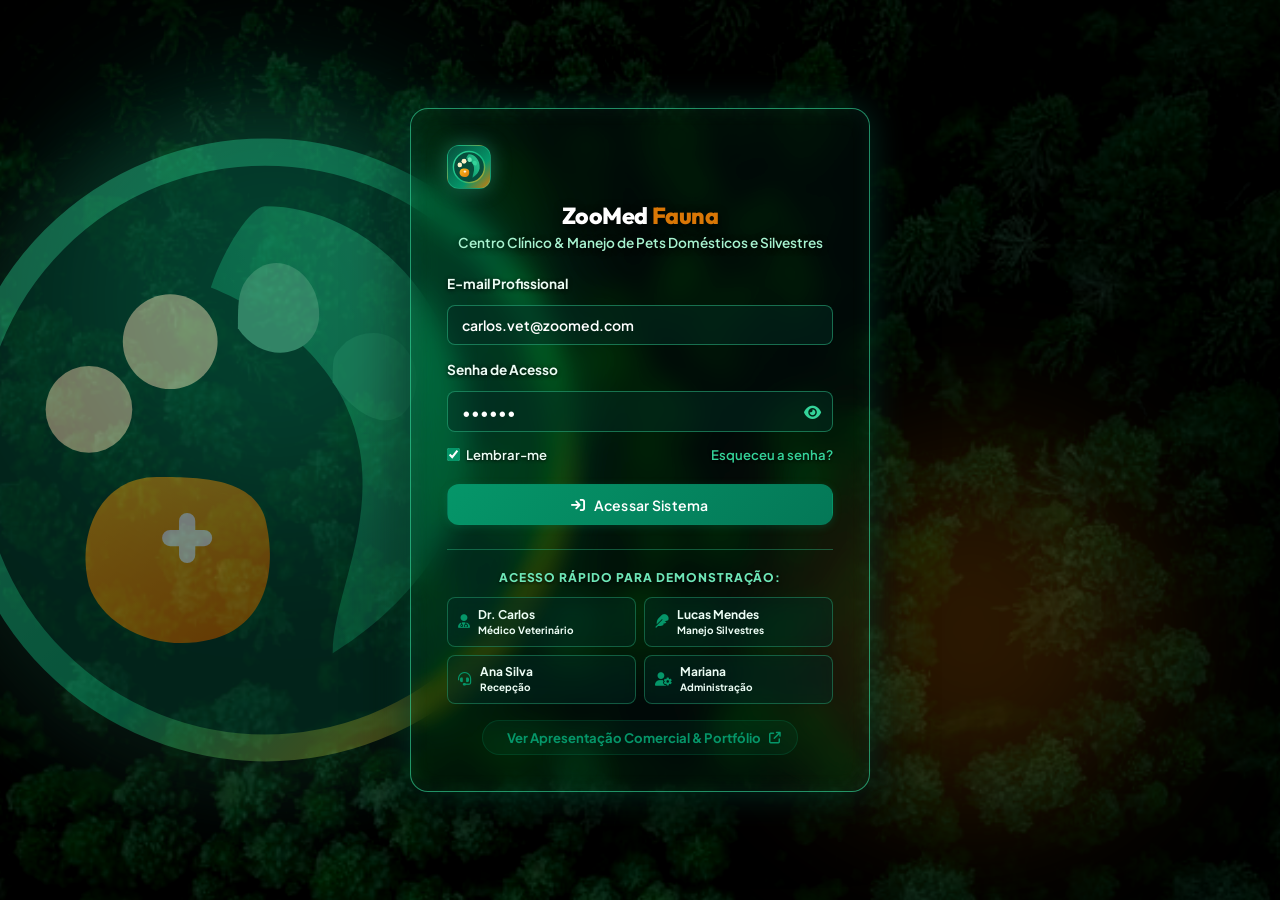
<file: frontend/index.html>
<!DOCTYPE html>
<html lang="pt-BR">
<head>
  <meta charset="UTF-8">
  <meta name="viewport" content="width=device-width, initial-scale=1.0">
  <title>ZooMed Fauna & Domésticos - Clínica Veterinária & Silvestres</title>
  <meta name="description" content="Sistema de gestão veterinária especializado em atendimento clínico médico e consultoria de manejo para pets domésticos e fauna silvestre/exótica.">
  
  <!-- Fontes do Google & Font Awesome -->
  <link rel="stylesheet" href="https://cdnjs.cloudflare.com/ajax/libs/font-awesome/6.4.0/css/all.min.css">
  <link rel="stylesheet" href="css/style.css?v=3.0">
</head>
<body>

  <!-- ========================================================================= -->
  <!-- --------TELA DE LOGIN & AUTENTICAÇÃO (Fundo Florestal Esmeralda & Card Vidro Fosco)  -->
  <!-- ========================================================================= -->
  <div id="login-screen" class="login-screen">
    
    <!-- Imagem de Fundo com Textura Natural e Camada de Ofuscamento Esmeralda -->
    <div class="login-bg-photo">
      <img src="assets/images/forest-bg.jpg" alt="Floresta Fauna" class="login-forest-img">
    </div>
    <div class="login-bg-overlay"></div>

    <!-- Orbes Ambientais de Luz Orgânica -->
    <div class="ambient-orb ambient-orb-1"></div>
    <div class="ambient-orb ambient-orb-2"></div>

    <!-- Marca d'Água Monumental da Logo ZooMed Fauna no Canto Esquerdo -->
    <div class="login-bg-watermark">
      <svg viewBox="0 0 48 48" fill="none" xmlns="http://www.w3.org/2000/svg">
        <defs>
          <linearGradient id="wm-grad-primary" x1="0%" y1="0%" x2="100%" y2="100%">
            <stop offset="0%" stop-color="#34d399" />
            <stop offset="60%" stop-color="#10b981" />
            <stop offset="100%" stop-color="#f59e0b" />
          </linearGradient>
          <linearGradient id="wm-grad-leaf" x1="0%" y1="100%" x2="100%" y2="0%">
            <stop offset="0%" stop-color="#059669" />
            <stop offset="100%" stop-color="#34d399" />
          </linearGradient>
          <linearGradient id="wm-grad-amber" x1="0%" y1="0%" x2="100%" y2="100%">
            <stop offset="0%" stop-color="#fbbf24" />
            <stop offset="100%" stop-color="#d97706" />
          </linearGradient>
        </defs>
        <circle cx="24" cy="24" r="22" fill="#064e3b" stroke="url(#wm-grad-primary)" stroke-width="2" />
        <path d="M24 6 C32 6 40 14 39 26 C38 31 34 36 29 39 C29 35 32 30 31 24 C30 18 25 14 20 12 C21 9 23 6 24 6Z" fill="url(#wm-grad-leaf)" opacity="0.95" />
        <path d="M16 26 C12 26 10 30 11 34 C12 37 16 39 20 38 C24 37 25 33 24 29 C23 26 19 26 16 26 Z" fill="url(#wm-grad-amber)" />
        <circle cx="11" cy="21" r="3.2" fill="#fef3c7" />
        <circle cx="17" cy="16" r="3.5" fill="#fef3c7" />
        <path d="M23 11 C25 9 28 11 28 14 C28 17 24 18 22 15 C22 13 22 12 23 11 Z" fill="#6ee7b7" />
        <path d="M30 16 C33 14 36 17 35 20 C34 23 31 22 29 19 C29 17 29 17 30 16 Z" fill="#34d399" />
        <path d="M17 30.5 H19.5 M18.25 29.25 V31.75" stroke="#ffffff" stroke-width="1.2" stroke-linecap="round" />
      </svg>
    </div>

    <!-- Card de Login Centralizado em Vidro Fosco -->
    <div class="login-card-glass">
      
      <!-- Cabeçalho com Emblema da Marca -->
      <div class="login-header">
        <div class="brand-logo-wrap login-logo-center">
          <svg viewBox="0 0 48 48" fill="none" xmlns="http://www.w3.org/2000/svg">
            <defs>
              <linearGradient id="login-grad-primary" x1="0%" y1="0%" x2="100%" y2="100%">
                <stop offset="0%" stop-color="#34d399" />
                <stop offset="60%" stop-color="#10b981" />
                <stop offset="100%" stop-color="#f59e0b" />
              </linearGradient>
              <linearGradient id="login-grad-leaf" x1="0%" y1="100%" x2="100%" y2="0%">
                <stop offset="0%" stop-color="#059669" />
                <stop offset="100%" stop-color="#34d399" />
              </linearGradient>
              <linearGradient id="login-grad-amber" x1="0%" y1="0%" x2="100%" y2="100%">
                <stop offset="0%" stop-color="#fbbf24" />
                <stop offset="100%" stop-color="#d97706" />
              </linearGradient>
            </defs>
            <circle cx="24" cy="24" r="22" fill="#064e3b" stroke="url(#login-grad-primary)" stroke-width="2" />
            <path d="M24 6 C32 6 40 14 39 26 C38 31 34 36 29 39 C29 35 32 30 31 24 C30 18 25 14 20 12 C21 9 23 6 24 6Z" fill="url(#login-grad-leaf)" opacity="0.95" />
            <path d="M16 26 C12 26 10 30 11 34 C12 37 16 39 20 38 C24 37 25 33 24 29 C23 26 19 26 16 26 Z" fill="url(#login-grad-amber)" />
            <circle cx="11" cy="21" r="3.2" fill="#fef3c7" />
            <circle cx="17" cy="16" r="3.5" fill="#fef3c7" />
            <path d="M23 11 C25 9 28 11 28 14 C28 17 24 18 22 15 C22 13 22 12 23 11 Z" fill="#6ee7b7" />
            <path d="M30 16 C33 14 36 17 35 20 C34 23 31 22 29 19 C29 17 29 17 30 16 Z" fill="#34d399" />
            <path d="M17 30.5 H19.5 M18.25 29.25 V31.75" stroke="#ffffff" stroke-width="1.2" stroke-linecap="round" />
          </svg>
        </div>
        <h2>ZooMed <span style="color:var(--accent-amber);">Fauna</span></h2>
        <p>Centro Clínico & Manejo de Pets Domésticos e Silvestres</p>
      </div>

      <!-- Formulário de Login de Usuário -->
      <form id="form-login" onsubmit="fazerLogin(event)" style="margin-top: 1.25rem;">
        <div class="form-group mb-2">
          <label class="form-label" for="login-email">E-mail Profissional</label>
          <input type="email" id="login-email" class="form-control" placeholder="carlos.vet@zoomed.com" value="carlos.vet@zoomed.com" required>
        </div>

        <div class="form-group">
          <label class="form-label" for="login-password">Senha de Acesso</label>
          <div class="password-input-wrap">
            <input type="password" id="login-password" class="form-control" placeholder="••••••••" value="123456" required>
            <button type="button" class="password-toggle-btn" onclick="togglePasswordVisibility('login-password', 'login-pwd-icon')">
              <i class="fa-solid fa-eye" id="login-pwd-icon"></i>
            </button>
          </div>
        </div>

        <div class="form-actions-bar">
          <label style="display:flex; align-items:center; gap:0.4rem; cursor:pointer;">
            <input type="checkbox" checked style="accent-color:var(--primary);"> Lembrar-me
          </label>
          <a href="javascript:void(0)" onclick="alert('Instruções de recuperação enviadas para o e-mail cadastrado.')" style="color:var(--primary-hover); text-decoration:none; font-weight:600;">Esqueceu a senha?</a>
        </div>

        <button type="submit" class="btn btn-primary login-submit-btn">
          <i class="fa-solid fa-arrow-right-to-bracket"></i> Acessar Sistema
        </button>
      </form>

      <!-- Seção de Acesso Rápido (Demonstração de Perfis) -->
      <div class="login-quick-section">
        <div class="login-quick-title">Acesso Rápido para Demonstração:</div>
        <div class="login-quick-grid">
          <button type="button" class="quick-user-btn" onclick="loginQuick('vet')" title="Entrar como Dr. Carlos">
            <i class="fa-solid fa-user-doctor"></i>
            <div><strong>Dr. Carlos</strong><br><small>Médico Veterinário</small></div>
          </button>
          <button type="button" class="quick-user-btn" onclick="loginQuick('adestrador')" title="Entrar como Lucas Mendes">
            <i class="fa-solid fa-feather"></i>
            <div><strong>Lucas Mendes</strong><br><small>Manejo Silvestres</small></div>
          </button>
          <button type="button" class="quick-user-btn" onclick="loginQuick('recepcao')" title="Entrar como Ana Silva">
            <i class="fa-solid fa-headset"></i>
            <div><strong>Ana Silva</strong><br><small>Recepção</small></div>
          </button>
          <button type="button" class="quick-user-btn" onclick="loginQuick('admin')" title="Entrar como Mariana">
            <i class="fa-solid fa-user-gear"></i>
            <div><strong>Mariana</strong><br><small>Administração</small></div>
          </button>
        </div>
        <div style="margin-top: 16px; text-align: center;">
          <a href="portfolio.html" target="_blank" style="display: inline-flex; align-items: center; gap: 8px; font-size: 0.82rem; font-weight: 700; color: #059669; text-decoration: none; padding: 8px 16px; background: rgba(5, 150, 105, 0.08); border-radius: 50px; border: 1px solid rgba(5, 150, 105, 0.2); transition: all 0.2s ease;">
            <i class="fa-solid fa-sparkles" style="color: #d97706;"></i> Ver Apresentação Comercial & Portfólio
            <i class="fa-solid fa-arrow-up-right-from-square" style="font-size: 0.75rem;"></i>
          </a>
        </div>
      </div>

    </div>
  </div>

  <!-- ========================================================================= -->
  <!-- APLICAÇÃO PRINCIPAL (APP CONTAINER)                                       -->
  <!-- ========================================================================= -->
  <div id="app-container" style="display:none;">
    
    <!-- Backdrop da Sidebar para Telas Mobile/Tablet -->
    <div class="sidebar-backdrop" id="sidebar-backdrop" onclick="toggleMobileSidebar(false)"></div>

    <!-- Sidebar de Navegação -->
    <aside class="sidebar" id="app-sidebar">
      <div>
        <!-- Logo e Marca com Identidade Bio-Harmônica -->
        <div class="brand">
          <div class="brand-logo-wrap" title="ZooMed Fauna & Domésticos">
            <svg viewBox="0 0 48 48" fill="none" xmlns="http://www.w3.org/2000/svg">
              <defs>
                <linearGradient id="logo-grad-primary" x1="0%" y1="0%" x2="100%" y2="100%">
                  <stop offset="0%" stop-color="#34d399" />
                  <stop offset="60%" stop-color="#10b981" />
                  <stop offset="100%" stop-color="#f59e0b" />
                </linearGradient>
                <linearGradient id="logo-grad-leaf" x1="0%" y1="100%" x2="100%" y2="0%">
                  <stop offset="0%" stop-color="#059669" />
                  <stop offset="100%" stop-color="#34d399" />
                </linearGradient>
                <linearGradient id="logo-grad-amber" x1="0%" y1="0%" x2="100%" y2="100%">
                  <stop offset="0%" stop-color="#fbbf24" />
                  <stop offset="100%" stop-color="#d97706" />
                </linearGradient>
              </defs>
              
              <!-- Círculo de Proteção e Fundo Orgânico -->
              <circle cx="24" cy="24" r="22" fill="#064e3b" stroke="url(#logo-grad-primary)" stroke-width="2" />
              
              <!-- Folha Tropical & Silhueta Silvestre -->
              <path d="M24 6 C32 6 40 14 39 26 C38 31 34 36 29 39 C29 35 32 30 31 24 C30 18 25 14 20 12 C21 9 23 6 24 6Z" fill="url(#logo-grad-leaf)" opacity="0.95" />
              <path d="M24 6 C28 14 31 22 29 39" stroke="#a7f3d0" stroke-width="1.2" stroke-linecap="round" opacity="0.6"/>
              <path d="M27 16 C31 16 34 18 36 22" stroke="#a7f3d0" stroke-width="1.2" stroke-linecap="round" opacity="0.6"/>

              <!-- Pata Pet Doméstica Acolhedora -->
              <path d="M16 26 C12 26 10 30 11 34 C12 37 16 39 20 38 C24 37 25 33 24 29 C23 26 19 26 16 26 Z" fill="url(#logo-grad-amber)" />
              
              <!-- Dígitos de Transição Doméstico -> Silvestre -->
              <circle cx="11" cy="21" r="3.2" fill="#fef3c7" />
              <circle cx="17" cy="16" r="3.5" fill="#fef3c7" />
              <path d="M23 11 C25 9 28 11 28 14 C28 17 24 18 22 15 C22 13 22 12 23 11 Z" fill="#6ee7b7" />
              <path d="M30 16 C33 14 36 17 35 20 C34 23 31 22 29 19 C29 17 29 17 30 16 Z" fill="#34d399" />
              
              <!-- Cruz de Saúde Veterinária -->
              <path d="M17 30.5 H19.5 M18.25 29.25 V31.75" stroke="#ffffff" stroke-width="1.2" stroke-linecap="round" />
            </svg>
          </div>
          
          <div class="brand-text-container">
            <div class="brand-title">ZooMed <span class="accent-text">Fauna</span></div>
            <div class="brand-subtitle">Domésticos & Silvestres</div>
            <div class="brand-badge-pill">Atendimento Integrado</div>
          </div>

          <!-- Botão Fechar Menu no Mobile -->
          <button type="button" class="sidebar-mobile-close" id="sidebar-close-btn" onclick="toggleMobileSidebar(false)" aria-label="Fechar Menu">
            <i class="fa-solid fa-xmark"></i>
          </button>
        </div>

        <!-- Menu Lateral com Módulos Separados -->
        <nav class="nav-menu">
          <a class="nav-item active" data-tab="dashboard" id="nav-item-dashboard">
            <i class="fa-solid fa-chart-pie"></i>
            <span>Dashboard / Fila</span>
            <span class="badge-count" id="badge-fila-count">0</span>
          </a>
          <a class="nav-item" data-tab="funcionarios" id="nav-item-funcionarios">
            <i class="fa-solid fa-user-doctor"></i>
            <span>Corpo Clínico & Equipe</span>
          </a>
          <a class="nav-item" data-tab="tutores-pets" id="nav-item-tutores-pets">
            <i class="fa-solid fa-shield-cat"></i>
            <span>Tutores & Pacientes</span>
          </a>
          <a class="nav-item" data-tab="agenda" id="nav-item-agenda">
            <i class="fa-solid fa-calendar-check"></i>
            <span>Agenda & Atendimentos</span>
          </a>
          
          <!-- Módulo Médico Separado -->
          <a class="nav-item" data-tab="prontuario-clinico" id="nav-vet-item">
            <i class="fa-solid fa-stethoscope"></i>
            <span>Prontuário Clínico (Vet)</span>
          </a>

          <!-- Módulo de Manejo Silvestre Separado -->
          <a class="nav-item" data-tab="guia-manejo" id="nav-manejo-item">
            <i class="fa-solid fa-leaf"></i>
            <span>Guia de Manejo Silvestre</span>
          </a>
        </nav>
      </div>

      <!-- Seletor de Perfil de Usuário Logado & Botão de Logout -->
      <div class="user-profile-widget">
        <div class="user-profile-label">
          <i class="fa-solid fa-circle-user"></i>
          Perfil Ativo no Sistema
        </div>
        <select id="user-role-select" class="role-select" onchange="switchUserRole(this.value)">
          <option value="vet">Dr. Carlos (Médico Veterinário)</option>
          <option value="adestrador">Lucas Mendes (Adestrador / Silvestres)</option>
          <option value="recepcao">Ana Silva (Atendente Recepção)</option>
          <option value="admin">Mariana (Administradora Geral)</option>
        </select>
        <button type="button" class="btn-logout" onclick="fazerLogout()">
          <i class="fa-solid fa-right-from-bracket"></i> Encerrar Sessão
        </button>
      </div>
    </aside>

    <!-- Área Principal -->
    <div class="main-wrapper">
      
      <!-- Topbar Header -->
      <header class="topbar">
        <div class="topbar-left">
          <button type="button" class="btn-hamburger" id="btn-hamburger" onclick="toggleMobileSidebar()" aria-label="Abrir Menu de Navegação">
            <i class="fa-solid fa-bars"></i>
          </button>
          <div class="page-header-info">
            <h1 id="page-title">Dashboard & Fila do Dia</h1>
            <p id="page-subtitle">Acompanhamento dos atendimentos clínicos e consultorias de manejo para pets comuns e silvestres</p>
          </div>
        </div>

        <div class="topbar-actions">
          <div class="active-role-badge" id="role-badge">
            <i class="fa-solid fa-user-doctor"></i>
            <span id="role-badge-text">Dr. Carlos Eduardo (Médico Veterinário)</span>
          </div>
          <span style="font-size: 0.85rem; color: var(--text-muted); font-weight: 500;" id="current-date-display">--/--/----</span>
        </div>
      </header>

      <!-- Conteúdo da Aplicação -->
      <main class="content-area">

        <!-- =================================================================== -->
        <!-- ABA 1: DASHBOARD & FILA DO DIA                                      -->
        <!-- =================================================================== -->
        <section id="dashboard" class="tab-content active">
          
          <!-- Banner Temático Bio-Harmônico -->
          <div class="hero-welcome-banner">
            <div class="hero-content">
              <h2><i class="fa-solid fa-leaf"></i> Centro Veterinário Integrado: Fauna & Pets</h2>
              <p>Módulos especializados e independentes para <strong>Atendimento Médico Veterinário (Prontuário & CRMV)</strong> e <strong>Consultoria de Manejo Silvestre (Recinto, Enriquecimento e Bem-Estar)</strong>.</p>
              <div class="hero-tags">
                <span class="hero-tag"><i class="fa-solid fa-stethoscope"></i> Prontuário Clínico</span>
                <span class="hero-tag"><i class="fa-solid fa-feather-pointed"></i> Guia de Manejo Silvestre</span>
                <span class="hero-tag"><i class="fa-solid fa-dog"></i> Cães & Gatos</span>
                <span class="hero-tag"><i class="fa-solid fa-dove"></i> Aves & Répteis</span>
              </div>
            </div>
          </div>

          <!-- Cards de Métricas -->
          <div class="metrics-grid">
            <div class="metric-card">
              <div class="metric-icon blue">
                <i class="fa-solid fa-calendar-check"></i>
              </div>
              <div class="metric-data">
                <h3>Atendimentos Hoje</h3>
                <div class="value" id="metric-consultas-hoje">0</div>
              </div>
            </div>

            <div class="metric-card amber">
              <div class="metric-icon amber">
                <i class="fa-solid fa-hourglass-half"></i>
              </div>
              <div class="metric-data">
                <h3>Aguardando na Fila</h3>
                <div class="value" id="metric-aguardando">0</div>
              </div>
            </div>

            <div class="metric-card silvestre">
              <div class="metric-icon silvestre">
                <i class="fa-solid fa-feather-pointed"></i>
              </div>
              <div class="metric-data">
                <h3>Fauna Silvestre / Exótica</h3>
                <div class="value" id="metric-silvestres">0</div>
              </div>
            </div>

            <div class="metric-card domestico">
              <div class="metric-icon domestico">
                <i class="fa-solid fa-paw"></i>
              </div>
              <div class="metric-data">
                <h3>Pets Domésticos</h3>
                <div class="value" id="metric-domesticos">0</div>
              </div>
            </div>
          </div>

          <!-- Fila do Dia -->
          <div class="panel">
            <div class="panel-header">
              <div class="panel-title">
                <i class="fa-solid fa-list-check"></i>
                Fila de Atendimento do Dia
              </div>
            </div>

            <div class="table-responsive">
              <table class="custom-table">
                <thead>
                  <tr>
                    <th>Horário (Início - Término)</th>
                    <th>Paciente (Pet & Categoria)</th>
                    <th>Tutor Responsável</th>
                    <th>Tipo de Serviço</th>
                    <th>Profissional Responsável</th>
                    <th>Status</th>
                    <th class="text-right">Ações Rápidas</th>
                  </tr>
                </thead>
                <tbody id="fila-dia-tbody">
                  <!-- Inserido via app.js -->
                </tbody>
              </table>
            </div>
          </div>
        </section>

        <!-- =================================================================== -->
        <!-- ABA 2: CADASTRO DE FUNCIONÁRIOS                                     -->
        <!-- =================================================================== -->
        <section id="funcionarios" class="tab-content">
          <div class="panel">
            <div class="panel-header">
              <div class="panel-title">
                <i class="fa-solid fa-user-doctor"></i>
                Corpo Clínico e Equipe Especializada
              </div>
              <button class="btn btn-primary" onclick="abrirModalNovoFuncionario()">
                <i class="fa-solid fa-user-plus"></i> Novo Membro da Equipe
              </button>
            </div>

            <div class="search-filter-bar">
              <div class="search-box">
                <i class="fa-solid fa-magnifying-glass"></i>
                <input type="text" class="search-input" placeholder="Buscar por nome, cargo ou CPF..." onkeyup="filterFuncionarios(this.value)">
              </div>
            </div>

            <div class="table-responsive">
              <table class="custom-table">
                <thead>
                  <tr>
                    <th>Profissional</th>
                    <th>CPF & Contato</th>
                    <th>Cargo / Perfil</th>
                    <th>Especialidade & Registro</th>
                    <th class="text-right">Ações</th>
                  </tr>
                </thead>
                <tbody id="funcionarios-tbody">
                  <!-- Inserido via app.js -->
                </tbody>
              </table>
            </div>
          </div>
        </section>

        <!-- =================================================================== -->
        <!-- ABA 3: TUTORES & PETS (Domésticos & Silvestres)                    -->
        <!-- =================================================================== -->
        <section id="tutores-pets" class="tab-content">
          <div class="panel">
            <div class="panel-header">
              <div class="panel-title">
                <i class="fa-solid fa-shield-cat"></i>
                Tutores e Pacientes (Domésticos & Silvestres)
              </div>
              <button class="btn btn-primary" onclick="abrirModalNovoTutor()">
                <i class="fa-solid fa-plus"></i> Cadastrar Tutor & Pet
              </button>
            </div>

            <div class="search-filter-bar">
              <div class="search-box">
                <i class="fa-solid fa-magnifying-glass"></i>
                <input type="text" id="search-tutor-input" class="search-input" placeholder="Buscar por Nome do Tutor, CPF, Espécie ou Nome do Pet..." onkeyup="filterTutores(this.value)">
              </div>
            </div>

            <div class="table-responsive">
              <table class="custom-table">
                <thead>
                  <tr>
                    <th>Tutor Responsável</th>
                    <th>CPF</th>
                    <th>WhatsApp / Contato</th>
                    <th>Pets Vinculados (Domésticos e Silvestres)</th>
                    <th class="text-right">Ações</th>
                  </tr>
                </thead>
                <tbody id="tutores-tbody">
                  <!-- Inserido via app.js -->
                </tbody>
              </table>
            </div>
          </div>
        </section>

        <!-- =================================================================== -->
        <!-- ABA 4: AGENDA INTEGRADA                                             -->
        <!-- =================================================================== -->
        <section id="agenda" class="tab-content">
          <div class="panel">
            <div class="panel-header">
              <div class="panel-title">
                <i class="fa-solid fa-calendar-check"></i>
                Agenda de Consultas Clínicas & Manejo Silvestre
              </div>
              <button class="btn btn-primary" onclick="abrirModalNovoAgendamento()">
                <i class="fa-solid fa-calendar-plus"></i> Agendar Atendimento
              </button>
            </div>

            <div class="search-filter-bar">
              <div class="form-group" style="flex-direction: row; align-items: center; gap: 0.6rem;">
                <label class="form-label" for="agenda-date-filter"><i class="fa-solid fa-filter" style="color:var(--primary);"></i> Filtrar por Data:</label>
                <input type="date" id="agenda-date-filter" class="form-control" style="width: auto;" onchange="loadAgendaTable(this.value)">
              </div>
            </div>

            <div class="table-responsive">
              <table class="custom-table">
                <thead>
                  <tr>
                    <th>Data / Horário (Início - Término)</th>
                    <th>Paciente (Pet & Categoria)</th>
                    <th>Tutor Responsável</th>
                    <th>Tipo de Atendimento</th>
                    <th>Profissional</th>
                    <th>Status</th>
                    <th class="text-right">Ações</th>
                  </tr>
                </thead>
                <tbody id="agenda-tbody">
                  <!-- Inserido via app.js -->
                </tbody>
              </table>
            </div>
          </div>
        </section>

        <!-- =================================================================== -->
        <!-- ABA 5: PRONTUÁRIO CLÍNICO (MÉDICO VETERINÁRIO)                     -->
        <!-- =================================================================== -->
        <section id="prontuario-clinico" class="tab-content">
          
          <div id="vet-role-banner" class="alert-banner mb-2" style="background-color: var(--badge-vet-bg); color: var(--badge-vet-text); border-color: var(--badge-vet-border);">
            <i class="fa-solid fa-user-doctor"></i>
            <span id="vet-banner-text"><strong>Módulo Clínico Veterinário:</strong> Preenchimento de exame físico, diagnóstico clínico e emissão de receita com CRMV.</span>
          </div>

          <div class="form-grid clinical-two-col">
            
            <!-- Painel Esquerdo: Paciente & Vacinas -->
            <div class="panel">
              <div class="panel-header">
                <div class="panel-title">
                  <i class="fa-solid fa-paw"></i> Paciente em Consulta
                </div>
              </div>

              <div class="form-group">
                <label class="form-label">Selecionar Paciente:</label>
                <select id="vet-pet-select" class="form-control" onchange="onSelectPetVet(this.value)">
                  <option value="">-- Selecione um paciente --</option>
                </select>
              </div>

              <div id="vet-selected-pet-card" class="mt-2" style="display:none; background-color: var(--bg-main); padding: 1.1rem; border-radius: var(--radius-md); border: 1px solid var(--border);">
                <div class="entity-info mb-2">
                  <div class="pet-avatar" id="vet-pet-avatar"><i class="fa-solid fa-paw"></i></div>
                  <div class="entity-details">
                    <div class="title" id="vet-pet-name">Kiko</div>
                    <div class="subtitle" id="vet-pet-species">Silvestre • Papagaio Verdadeiro</div>
                  </div>
                </div>
                <hr style="border:0; border-top:1px solid var(--border-subtle); margin:0.75rem 0;">
                <p style="font-size:0.8rem; color:var(--text-secondary); margin-bottom: 4px;"><strong>Tutor:</strong> <span id="vet-pet-tutor">Mariana Oliveira</span></p>
                <p style="font-size:0.8rem; color:var(--text-secondary); margin-bottom: 4px;"><strong>Idade / Peso:</strong> <span id="vet-pet-age-weight">4 anos | 420g</span></p>
              </div>

              <!-- Vacinas e Vermifugação -->
              <div class="panel-header mt-2" style="margin-bottom:0.75rem;">
                <div class="panel-title" style="font-size:0.95rem;">
                  <i class="fa-solid fa-syringe"></i> Imunizações & Tratamentos
                </div>
                <button class="btn btn-secondary btn-sm" onclick="openModal('modal-nova-vacina')">+ Registrar</button>
              </div>

              <div id="vet-vaccines-list" style="font-size:0.825rem; color: var(--text-secondary);">
                <em>Selecione um paciente para ver o histórico.</em>
              </div>
            </div>

            <!-- Painel Direito: Formulário de Prontuário Médico -->
            <div class="panel">
              <div class="panel-header">
                <div class="panel-title">
                  <i class="fa-solid fa-notes-medical"></i>
                  Prontuário Médico Veterinário
                </div>
                <div style="display:flex; gap:0.5rem; flex-wrap:wrap;">
                  <button class="btn btn-outline btn-sm" onclick="agendarRetornoParaPetAtivo()" id="btn-agendar-retorno" type="button" title="Agendar consulta de retorno clínico para este paciente">
                    <i class="fa-solid fa-calendar-plus"></i> Agendar Retorno
                  </button>
                  <button class="btn btn-outline btn-sm" onclick="abrirModalReceitaVet()" id="btn-emitir-receita">
                    <i class="fa-solid fa-file-prescription"></i> Emitir Receita Médica (CRMV)
                  </button>
                </div>
              </div>

              <form id="form-prontuario-vet" onsubmit="salvarProntuarioVet(event)">
                <div class="form-grid mb-2">
                  <div class="form-group full-width">
                    <label class="form-label">Queixa Clínica Principal & Anamnese Médica *</label>
                    <textarea id="vet-queixa" class="form-control" placeholder="Descreva os sintomas clínicos relatados pelo tutor (ex: apatia, tosse, êmese, lesões cutâneas, alterações em fezes)..." required></textarea>
                  </div>

                  <div class="form-group">
                    <label class="form-label">Temperatura (°C) / FC / FR</label>
                    <input type="text" id="vet-sinais-vitais" class="form-control" placeholder="Ex: T: 38.5°C | FC: 120 bpm | FR: 30 mpm">
                  </div>

                  <div class="form-group">
                    <label class="form-label">Mucosas & Hidratação</label>
                    <input type="text" id="vet-mucosas" class="form-control" placeholder="Ex: Normocoradas, TPC 2s, Hidratado">
                  </div>

                  <div class="form-group full-width">
                    <label class="form-label">Achados do Exame Físico Específico</label>
                    <textarea id="vet-exame-fisico" class="form-control" style="min-height:75px;" placeholder="Ausculta cardiopulmonar, palpação abdominal, carapaça/escamas ou pelagem, cavidade oral..."></textarea>
                  </div>

                  <div class="form-group full-width">
                    <label class="form-label">Diagnóstico Clínico / Hipótese Diagnóstica *</label>
                    <textarea id="vet-diagnostico" class="form-control" style="min-height:75px;" placeholder="Diagnóstico definitivo ou suspeita clínica fundamentada..." required></textarea>
                  </div>

                  <div class="form-group full-width">
                    <label class="form-label">Conduta Terapêutica, Exames Solicitados & Prescrição *</label>
                    <textarea id="vet-conduta" class="form-control" style="min-height:85px;" placeholder="Prescrição de medicamentos, dosagens, fluidoterapia, exames complementares (RX, sangue, coproparasitológico)..." required></textarea>
                  </div>
                </div>

                <div id="vet-save-warning" class="save-responsibility-warning" style="display:none; width:100%; margin-top:0.75rem; padding:0.65rem 0.9rem; background:#fffbeb; color:#b45309; border:1px solid #fde68a; border-radius:var(--radius-md); font-size:0.825rem; font-weight:600; align-items:center; gap:0.5rem;">
                  <i class="fa-solid fa-triangle-exclamation"></i>
                  <span>consulte o médico ou adestrador responsável antes de continuar com esta ação</span>
                </div>

                <div style="display:flex; justify-content:flex-end; gap:0.75rem;" class="mt-2">
                  <button type="submit" class="btn btn-primary">
                    <i class="fa-solid fa-floppy-disk"></i> Salvar Prontuário Clínico
                  </button>
                </div>
              </form>

              <!-- Histórico Clínico Médico -->
              <div class="mt-2" style="border-top:1px solid var(--border-subtle); padding-top:1.25rem;">
                <h3 style="font-size:0.95rem; font-family:var(--font-heading); font-weight:700; color:var(--text-main);">
                  <i class="fa-solid fa-clock-rotate-left" style="color:var(--primary);"></i> Histórico de Consultas Clínicas
                </h3>
                <div id="vet-timeline-container" class="timeline">
                  <p style="font-size:0.85rem; color:var(--text-muted); padding-top:0.5rem;">Nenhum paciente selecionado.</p>
                </div>
              </div>
            </div>

          </div>
        </section>

        <!-- =================================================================== -->
        <!-- ABA 6: GUIA DE MANEJO SILVESTRE (ADESTRADOR / SILVESTRES)          -->
        <!-- =================================================================== -->
        <section id="guia-manejo" class="tab-content">
          
          <div id="adestrador-role-banner" class="alert-banner mb-2" style="background-color: var(--badge-adestrador-bg); color: var(--badge-adestrador-text); border-color: var(--badge-adestrador-border);">
            <i class="fa-solid fa-feather"></i>
            <span id="adestrador-banner-text"><strong>Módulo de Manejo & Bem-Estar Silvestre:</strong> Avaliação comportamental, adequação de recinto e emissão do Guia Oficial de Manejo.</span>
          </div>

          <div class="form-grid clinical-two-col">
            
            <!-- Painel Esquerdo: Paciente & Parâmetros Atuais do Recinto -->
            <div class="panel">
              <div class="panel-header">
                <div class="panel-title">
                  <i class="fa-solid fa-feather-pointed"></i> Animal em Consultoria
                </div>
              </div>

              <div class="form-group">
                <label class="form-label">Selecionar Paciente (Fauna / Pet):</label>
                <select id="manejo-pet-select" class="form-control" onchange="onSelectPetManejo(this.value)">
                  <option value="">-- Selecione um paciente --</option>
                </select>
              </div>

              <div id="manejo-selected-pet-card" class="mt-2" style="display:none; background-color: var(--bg-main); padding: 1.1rem; border-radius: var(--radius-md); border: 1px solid var(--border);">
                <div class="entity-info mb-2">
                  <div class="pet-avatar pet-avatar-silvestre" id="manejo-pet-avatar"><i class="fa-solid fa-feather"></i></div>
                  <div class="entity-details">
                    <div class="title" id="manejo-pet-name">Kiko</div>
                    <div class="subtitle" id="manejo-pet-species">Silvestre • Papagaio Verdadeiro</div>
                  </div>
                </div>
                <hr style="border:0; border-top:1px solid var(--border-subtle); margin:0.75rem 0;">
                <p style="font-size:0.8rem; color:var(--text-secondary); margin-bottom: 4px;"><strong>Tutor:</strong> <span id="manejo-pet-tutor">Mariana Oliveira</span></p>
                <p style="font-size:0.8rem; color:var(--text-secondary); margin-bottom: 4px;"><strong>Idade / Peso:</strong> <span id="manejo-pet-age-weight">4 anos | 420g</span></p>
                <p style="font-size:0.8rem; color:var(--text-secondary);" class="mt-1"><strong>Recinto Atual Cadastrado:</strong> <span id="manejo-pet-habitat">Viveiro de 4m² com luz natural.</span></p>
              </div>

              <!-- Dicas Rápidas de Manejo Silvestre -->
              <div class="panel-header mt-2" style="margin-bottom:0.75rem;">
                <div class="panel-title" style="font-size:0.95rem;">
                  <i class="fa-solid fa-lightbulb" style="color:var(--accent-amber);"></i> Pilares de Bem-Estar
                </div>
              </div>

              <div style="font-size:0.8rem; color:var(--text-secondary); line-height:1.5;">
                <p style="margin-bottom:6px;"><strong>1. Recinto:</strong> Espaço tridimensional, gradiente térmico e radiação UVB.</p>
                <p style="margin-bottom:6px;"><strong>2. Forrageamento:</strong> Alimentos escondidos que estimulam busca ativa.</p>
                <p><strong>3. Condicionamento:</strong> Treinamento de alvos com reforço positivo.</p>
              </div>
            </div>

            <!-- Painel Direito: Formulário de Guia de Manejo -->
            <div class="panel">
              <div class="panel-header">
                <div class="panel-title">
                  <i class="fa-solid fa-book-open-reader"></i>
                  Registro de Consultoria & Guia de Manejo Silvestre
                </div>
                <button class="btn btn-outline btn-sm" onclick="abrirModalGuiaManejo()" id="btn-emitir-guia">
                  <i class="fa-solid fa-file-lines"></i> Emitir Guia Oficial de Manejo
                </button>
              </div>

              <form id="form-guia-manejo" onsubmit="salvarGuiaManejo(event)">
                <div class="form-grid mb-2">
                  <div class="form-group full-width">
                    <label class="form-label">Queixa Comportamental & Sinais de Estresse Observados *</label>
                    <textarea id="manejo-queixa" class="form-control" placeholder="Descreva os comportamentos atípicos (ex: arranque de penas, bicagem destrutiva, agressividade territorial, estereotipia, sedentarismo)..." required></textarea>
                  </div>

                  <h4 class="full-width guia-section-title">
                    <i class="fa-solid fa-cubes"></i> Adequação e Parâmetros do Recinto (Viveiro / Gaiola / Terrário)
                  </h4>

                  <div class="form-group">
                    <label class="form-label">Dimensões Recomendadas (m / cm)</label>
                    <input type="text" id="manejo-dimensoes" class="form-control" placeholder="Ex: 2.0m (C) x 1.5m (L) x 2.0m (A)">
                  </div>

                  <div class="form-group">
                    <label class="form-label">Fotoperíodo & Iluminação UVB</label>
                    <input type="text" id="manejo-iluminacao" class="form-control" placeholder="Ex: Lâmpada UVB 5.0 | 12h luz / 12h escuro total">
                  </div>

                  <div class="form-group">
                    <label class="form-label">Gradiente Térmico & Umidade</label>
                    <input type="text" id="manejo-temperatura" class="form-control" placeholder="Ex: Ponto quente 32°C / Frio 25°C | Umidade 60%">
                  </div>

                  <div class="form-group">
                    <label class="form-label">Substrato & Poleiros Naturais</label>
                    <input type="text" id="manejo-substrato" class="form-control" placeholder="Ex: Galhos naturais de diâmetros variados (goiabeira)">
                  </div>

                  <h4 class="full-width guia-section-title">
                    <i class="fa-solid fa-puzzle-piece"></i> Plano de Enriquecimento Ambiental & Forrageamento
                  </h4>

                  <div class="form-group full-width">
                    <label class="form-label">Enriquecimento Alimentar & Forrageamento *</label>
                    <textarea id="manejo-alimentar" class="form-control" style="min-height:75px;" placeholder="Ex: Alimentos oferecidos dentro de pinhas, quebra-cabeças de papel pardo e comedouros suspensos em locais variados..." required></textarea>
                  </div>

                  <div class="form-group full-width">
                    <label class="form-label">Enriquecimento Físico, Sensorial & Cognitivo</label>
                    <textarea id="manejo-cognitivo" class="form-control" style="min-height:75px;" placeholder="Ex: Introdução de brinquedos de destruição com palha de milho, sons de natureza e escaladores em corda de sisal atóxica..."></textarea>
                  </div>

                  <h4 class="full-width guia-section-title">
                    <i class="fa-solid fa-bullseye"></i> Metas de Adestramento & Condicionamento
                  </h4>

                  <div class="form-group full-width">
                    <label class="form-label">Plano de Treinamento e Orientações para o Tutor *</label>
                    <textarea id="manejo-treinamento" class="form-control" style="min-height:85px;" placeholder="Ex: Treinamento de alvo (target) para entrada voluntária na caixa de transporte; reforço positivo com semente favorita; rotina diária de 15 minutos..." required></textarea>
                  </div>
                </div>

                <div id="manejo-save-warning" class="save-responsibility-warning" style="display:none; width:100%; margin-top:0.75rem; padding:0.65rem 0.9rem; background:#fffbeb; color:#b45309; border:1px solid #fde68a; border-radius:var(--radius-md); font-size:0.825rem; font-weight:600; align-items:center; gap:0.5rem;">
                  <i class="fa-solid fa-triangle-exclamation"></i>
                  <span>consulte o médico ou adestrador responsável antes de continuar com esta ação</span>
                </div>

                <div style="display:flex; justify-content:flex-end; gap:0.75rem;" class="mt-2">
                  <button type="submit" class="btn btn-primary">
                    <i class="fa-solid fa-floppy-disk"></i> Salvar Sessão de Manejo
                  </button>
                </div>
              </form>

              <!-- Histórico de Manejo Silvestre -->
              <div class="mt-2" style="border-top:1px solid var(--border-subtle); padding-top:1.25rem;">
                <h3 style="font-size:0.95rem; font-family:var(--font-heading); font-weight:700; color:var(--text-main);">
                  <i class="fa-solid fa-clock-rotate-left" style="color:var(--accent-amber);"></i> Histórico de Consultorias de Manejo & Bem-Estar
                </h3>
                <div id="manejo-timeline-container" class="timeline">
                  <p style="font-size:0.85rem; color:var(--text-muted); padding-top:0.5rem;">Nenhum paciente selecionado.</p>
                </div>
              </div>
            </div>

          </div>
        </section>

      </main>
    </div>
  </div>

  <!-- ========================================================================= -->
  <!-- MODAIS INTERATIVOS                                                         -->
  <!-- ========================================================================= -->

  <!-- Modal 1: Novo/Editar Funcionário -->
  <div id="modal-novo-funcionario" class="modal-overlay">
    <div class="modal-card">
      <div class="modal-header">
        <h2 id="modal-funcionario-title">Cadastrar Membro da Equipe</h2>
        <button class="modal-close" onclick="closeModal('modal-novo-funcionario')">&times;</button>
      </div>
      <form id="form-novo-funcionario" onsubmit="salvarFuncionario(event)">
        <input type="hidden" id="func-id" value="">
        <div class="modal-body form-grid">
          <div class="form-group full-width">
            <label class="form-label">Nome Completo *</label>
            <input type="text" id="func-nome" class="form-control" placeholder="Ex: Dr. Carlos Eduardo ou Lucas Mendes" required>
          </div>

          <div class="form-group">
            <label class="form-label">CPF *</label>
            <input type="text" id="func-cpf" class="form-control" placeholder="000.000.000-00" required>
          </div>

          <div class="form-group">
            <label class="form-label">Telefone / WhatsApp *</label>
            <input type="text" id="func-telefone" class="form-control" placeholder="(11) 98888-7777" required>
          </div>

          <div class="form-group full-width">
            <label class="form-label">E-mail Corporativo *</label>
            <input type="email" id="func-email" class="form-control" placeholder="profissional@zoomed.com" required>
          </div>

          <div class="form-group full-width">
            <label class="form-label" for="func-senha">Senha de Acesso *</label>
            <div class="password-input-wrap">
              <input type="password" id="func-senha" class="form-control" placeholder="Defina a senha de acesso (mínimo 6 caracteres)" required>
              <button type="button" class="password-toggle-btn" onclick="togglePasswordVisibility('func-senha', 'func-pwd-icon')">
                <i class="fa-solid fa-eye" id="func-pwd-icon"></i>
              </button>
            </div>
          </div>

          <div class="form-group">
            <label class="form-label">Cargo / Especialidade *</label>
            <select id="func-cargo" class="form-control" required onchange="toggleCRMVField(this.value)">
              <option value="Veterinário">Médico(a) Veterinário(a)</option>
              <option value="Adestrador / Esp. Silvestres">Adestrador / Especialista em Silvestres</option>
              <option value="Atendente">Atendente / Recepcionista</option>
            </select>
          </div>

          <div class="form-group" id="crmv-field-group">
            <label class="form-label">Número do CRMV *</label>
            <input type="text" id="func-crmv" class="form-control" placeholder="CRMV/SP 12345">
          </div>
        </div>

        <div class="modal-footer">
          <button type="button" class="btn btn-secondary" onclick="closeModal('modal-novo-funcionario')">Cancelar</button>
          <button type="submit" id="btn-salvar-funcionario" class="btn btn-primary">Salvar Membro</button>
        </div>
      </form>
    </div>
  </div>

  <!-- Modal 2: Novo Tutor & Paciente(s) (Domésticos & Silvestres) -->
  <div id="modal-novo-tutor" class="modal-overlay">
    <div class="modal-card">
      <div class="modal-header">
        <h2 id="modal-tutor-title"><i class="fa-solid fa-user-plus" style="color:var(--primary);"></i> Cadastrar Tutor e Paciente(s)</h2>
        <button class="modal-close" onclick="closeModal('modal-novo-tutor')">&times;</button>
      </div>
      <form id="form-novo-tutor" onsubmit="salvarTutorEPet(event)">
        <div class="modal-body">
          <h3 style="font-size:0.95rem; border-bottom:1px solid var(--border-subtle); padding-bottom:0.35rem; color:var(--primary-dark); font-weight:700; margin-bottom:1rem;">
            <i class="fa-solid fa-user"></i> Dados do Tutor
          </h3>
          
          <div class="form-grid">
            <div class="form-group">
              <label class="form-label" for="tutor-nome">Nome Completo *</label>
              <input type="text" id="tutor-nome" class="form-control" placeholder="Ex: Mariana Oliveira" required>
            </div>

            <div class="form-group">
              <label class="form-label" for="tutor-cpf">CPF *</label>
              <input type="text" id="tutor-cpf" class="form-control" placeholder="000.000.000-00" required>
            </div>

            <div class="form-group">
              <label class="form-label" for="tutor-telefone">WhatsApp / Telefone *</label>
              <input type="text" id="tutor-telefone" class="form-control" placeholder="(11) 99999-8888" required>
            </div>

            <div class="form-group">
              <label class="form-label" for="tutor-endereco">Endereço</label>
              <input type="text" id="tutor-endereco" class="form-control" placeholder="Rua, Número, Bairro, Cidade">
            </div>
          </div>

          <h3 style="font-size:0.95rem; border-bottom:1px solid var(--border-subtle); padding-bottom:0.4rem; color:var(--primary-dark); font-weight:700; margin-top:1.5rem; margin-bottom:1rem;">
            <i class="fa-solid fa-paw"></i> Pacientes / Pets Vinculados
          </h3>

          <!-- Lista dinâmica de formulários de pets (permite 1 ou mais animais) -->
          <div id="lista-pets-novo-tutor">
            <!-- Inserido dinamicamente via JS -->
          </div>

          <div style="text-align:center; margin-top:0.75rem; margin-bottom:0.5rem;">
            <button type="button" class="btn btn-secondary btn-sm" onclick="adicionarCampoPetNovoTutor()" style="font-size:0.82rem; padding:0.4rem 1rem;">
              <i class="fa-solid fa-plus"></i> Adicionar Mais um Animal para este Tutor
            </button>
          </div>
        </div>

        <div class="modal-footer">
          <button type="button" class="btn btn-secondary" onclick="closeModal('modal-novo-tutor')">Cancelar</button>
          <button type="submit" id="btn-salvar-tutor" class="btn btn-primary">
            <i class="fa-solid fa-check"></i> Concluir Cadastro
          </button>
        </div>
      </form>
    </div>
  </div>

  <!-- Modal: Editar Dados do Tutor (Exclusivo Tutor, sem Pet) -->
  <div id="modal-editar-tutor" class="modal-overlay">
    <div class="modal-card">
      <div class="modal-header">
        <h2><i class="fa-solid fa-user-pen" style="color:var(--primary);"></i> Editar Dados do Tutor</h2>
        <button class="modal-close" onclick="closeModal('modal-editar-tutor')">&times;</button>
      </div>
      <form id="form-editar-tutor" onsubmit="salvarEdicaoTutor(event)">
        <input type="hidden" id="edit-tutor-id" value="">
        <div class="modal-body form-grid">
          <div class="form-group">
            <label class="form-label" for="edit-tutor-nome">Nome Completo *</label>
            <input type="text" id="edit-tutor-nome" class="form-control" placeholder="Ex: Mariana Oliveira Santos" required>
          </div>

          <div class="form-group">
            <label class="form-label" for="edit-tutor-cpf">CPF *</label>
            <input type="text" id="edit-tutor-cpf" class="form-control" placeholder="000.000.000-00" required>
          </div>

          <div class="form-group">
            <label class="form-label" for="edit-tutor-telefone">WhatsApp / Telefone *</label>
            <input type="text" id="edit-tutor-telefone" class="form-control" placeholder="(11) 98765-4321" required>
          </div>

          <div class="form-group">
            <label class="form-label" for="edit-tutor-endereco">Endereço</label>
            <input type="text" id="edit-tutor-endereco" class="form-control" placeholder="Rua, Número, Bairro, Cidade">
          </div>
        </div>

        <div class="modal-footer">
          <button type="button" class="btn btn-secondary" onclick="closeModal('modal-editar-tutor')">Cancelar</button>
          <button type="submit" class="btn btn-primary">
            <i class="fa-solid fa-check"></i> Salvar Alterações
          </button>
        </div>
      </form>
    </div>
  </div>

  <!-- Modal: Editar Paciente (Pet) -->
  <div id="modal-editar-pet" class="modal-overlay">
    <div class="modal-card">
      <div class="modal-header">
        <h2><i class="fa-solid fa-paw" style="color:var(--primary);"></i> Editar Dados do Paciente</h2>
        <button class="modal-close" onclick="closeModal('modal-editar-pet')">&times;</button>
      </div>
      <form id="form-editar-pet" onsubmit="salvarEdicaoPet(event)">
        <input type="hidden" id="edit-pet-tutor-id" value="">
        <input type="hidden" id="edit-pet-id" value="">
        <div class="modal-body form-grid">
          <div class="form-group">
            <label class="form-label">Nome do Pet *</label>
            <input type="text" id="edit-pet-nome" class="form-control" placeholder="Ex: Kiko, Thor, Tufão..." required>
          </div>

          <div class="form-group">
            <label class="form-label">Categoria do Animal *</label>
            <select id="edit-pet-categoria" class="form-control" required>
              <option value="Silvestre / Exótico">Silvestre / Exótico (Ave, Réptil, Roedor...)</option>
              <option value="Doméstico">Doméstico (Cão / Gato)</option>
            </select>
          </div>

          <div class="form-group">
            <label class="form-label">Espécie / Raça *</label>
            <input type="text" id="edit-pet-especie-raca" class="form-control" placeholder="Ex: Papagaio Verdadeiro, Jabuti, Calopsita..." required>
          </div>

          <div class="form-group">
            <label class="form-label">Sexo</label>
            <select id="edit-pet-sexo" class="form-control">
              <option value="Macho">Macho</option>
              <option value="Fêmea">Fêmea</option>
              <option value="Indeterminado">Indeterminado / Não Sexado</option>
            </select>
          </div>

          <div class="form-group">
            <label class="form-label">Idade Estimada</label>
            <input type="text" id="edit-pet-idade" class="form-control" placeholder="Ex: 4 anos, 8 meses...">
          </div>

          <div class="form-group">
            <label class="form-label">Peso Atual</label>
            <input type="text" id="edit-pet-peso" class="form-control" placeholder="Ex: 420g, 2.5kg, 28kg...">
          </div>

          <div class="form-group full-width">
            <label class="form-label">Observações de Recinto & Hábitos</label>
            <textarea id="edit-pet-habitat" class="form-control" style="min-height:65px;" placeholder="Ex: Recinto telado de 4m² com enriquecimento; hábitos e dieta..."></textarea>
          </div>
        </div>

        <div class="modal-footer">
          <button type="button" class="btn btn-secondary" onclick="closeModal('modal-editar-pet')">Cancelar</button>
          <button type="submit" class="btn btn-primary"><i class="fa-solid fa-floppy-disk"></i> Salvar Alterações</button>
        </div>
      </form>
    </div>
  </div>

  <!-- Modal 3: Novo Agendamento -->
  <div id="modal-novo-agendamento" class="modal-overlay">
    <div class="modal-card">
      <div class="modal-header">
        <h2>Agendar Consulta ou Manejo</h2>
        <button class="modal-close" onclick="closeModal('modal-novo-agendamento')">&times;</button>
      </div>
      <form id="form-novo-agendamento" onsubmit="salvarAgendamento(event)">
        <div class="modal-body form-grid">
          <div class="form-group full-width">
            <label class="form-label"><i class="fa-solid fa-user"></i> Tutor / Cliente (Filtro)</label>
            <select id="agendamento-tutor-select" class="form-control" onchange="onAgendamentoTutorChange()">
              <option value="">-- Todos os Tutores --</option>
            </select>
          </div>

          <div class="form-group full-width">
            <label class="form-label">Selecione o Paciente (Pet / Tutor) *</label>
            <select id="agendamento-pet-select" class="form-control" required>
              <!-- Dinâmico via JS -->
            </select>
          </div>

          <div class="form-group full-width">
            <label class="form-label">Tipo de Serviço *</label>
            <select id="agendamento-tipo-servico" class="form-control" onchange="filterProfissionaisPorTipoServico()" required>
              <option value="Consulta Clínica Veterinária">Consulta Clínica Veterinária (Vet)</option>
              <option value="Retorno Clínico / Reavaliação">Retorno Clínico / Reavaliação (Vet)</option>
              <option value="Consultoria de Manejo & Adestramento Silvestre">Consultoria de Manejo & Adestramento (Silvestres)</option>
              <option value="Check-up Nutricional e Recinto">Check-up de Recinto & Bem-Estar (Silvestres)</option>
              <option value="Vacinação & Imunização">Vacinação & Imunização (Vet)</option>
            </select>
          </div>

          <div class="form-group">
            <label class="form-label" id="label-agendamento-data" for="agendamento-data">Data *</label>
            <input type="date" id="agendamento-data" class="form-control" required onchange="onAgendamentoDataChange()">
          </div>

          <div class="form-group">
            <label class="form-label" id="label-agendamento-hora" for="agendamento-hora">Horário de Início *</label>
            <input type="time" id="agendamento-hora" class="form-control" required oninput="onAgendamentoHorarioInput()">
            <div id="agendamento-horario-previsao" class="previsao-termino-box">
              <i class="fa-regular fa-clock"></i> Duração padrão: 15 min | Término: <span id="hora-termino-previsao" style="margin-left:3px;">--:--</span>
            </div>
          </div>

          <!-- Banner de Aviso de Conflito de Horário (RN07) exibido na própria aba/modal -->
          <div id="agendamento-conflito-aviso" class="alerta-conflito-horario" style="display: none;">
            <div class="alerta-conflito-header">
              <i class="fa-solid fa-triangle-exclamation"></i>
              <span id="agendamento-conflito-titulo">Conflito de Horário (RN07)</span>
            </div>
            <div class="alerta-conflito-corpo" id="agendamento-conflito-mensagem">
              <!-- Mensagem detalhada dinâmica -->
            </div>
            <div class="alerta-conflito-rodape">
              <i class="fa-regular fa-clock"></i> Tempo padrão: 15 min por consulta. Por favor, escolha outro horário ou dia disponível.
            </div>
          </div>

          <div class="form-group full-width" style="margin-top:-0.2rem;">
            <small style="color:var(--text-muted); font-size:0.78rem;">
              <i class="fa-solid fa-circle-info" style="color:var(--primary);"></i> <strong>Regra RN07:</strong> Tempo padrão de 15 minutos por atendimento. Não é permitido agendar no mesmo horário para o mesmo paciente ou profissional.
            </small>
          </div>

          <div class="form-group full-width">
            <label class="form-label">Profissional Responsável *</label>
            <select id="agendamento-profissional-select" class="form-control" required>
              <!-- Dinâmico via JS -->
            </select>
          </div>
        </div>

        <div class="modal-footer">
          <button type="button" class="btn btn-secondary" onclick="closeModal('modal-novo-agendamento')">Cancelar</button>
          <button type="submit" class="btn btn-primary">Confirmar Agendamento</button>
        </div>
      </form>
    </div>
  </div>

  <!-- Modal 4: Emissão de RECEITA MÉDICA VETERINÁRIA (Exclusivo Médico Vet) -->
  <div id="modal-receita" class="modal-overlay">
    <div class="modal-card" style="max-width:720px;">
      <div class="modal-header">
        <h2><i class="fa-solid fa-file-prescription" style="color:var(--primary);"></i> Emitir Receita Médica Veterinária Oficial</h2>
        <button class="modal-close" onclick="closeModal('modal-receita')">&times;</button>
      </div>
      <div class="modal-body">
        
        <form id="form-receita" onsubmit="gerarVisualizacaoReceita(event)">
          <div class="form-group mb-2">
            <label class="form-label">Prescrição Medicamentosa, Dosagens & Instruções de Uso:</label>
            <textarea id="receita-texto" class="form-control" style="min-height:120px;" placeholder="Ex: 1. Meloxicam 0.2% gotas - Dar 2 gotas a cada 24h por 5 dias...&#10;2. Suplemento Vitamínico A/D3 - 1 gota na água por 15 dias..." required></textarea>
          </div>

          <button type="submit" class="btn btn-primary mb-2">
            <i class="fa-solid fa-eye"></i> Visualizar Documento com CRMV
          </button>
        </form>

        <div id="recipe-preview-container" class="recipe-preview mt-2" style="display:none;">
          <div class="recipe-header">
            <h2><i class="fa-solid fa-stethoscope"></i> ZooMed Fauna & Domésticos</h2>
            <p>Clínica Veterinária Integrada & Medicina Especializada</p>
            <div class="recipe-vet-badge" id="recipe-vet-info">
              Dr. Carlos Eduardo - CRMV/SP 12345
            </div>
          </div>

          <div class="recipe-info-grid">
            <div><strong>Paciente:</strong> <span id="recipe-patient-name">Thor</span></div>
            <div><strong>Documento:</strong> <span id="recipe-doc-type">Receituário Clínico Oficial</span></div>
            <div><strong>Tutor:</strong> <span id="recipe-tutor-name">Fernanda</span></div>
            <div><strong>Data de Emissão:</strong> <span id="recipe-date-display">--/--/----</span></div>
          </div>

          <div class="recipe-medications">
            <h4 style="font-size:0.9rem; text-transform:uppercase; color:var(--primary-dark); border-bottom:1px solid var(--border-subtle); padding-bottom:0.35rem;" class="mb-2">Prescrição Medicamentosa:</h4>
            <div id="recipe-meds-list" style="white-space: pre-wrap; font-size:0.9rem; line-height:1.6;"></div>
          </div>

          <div class="recipe-footer">
            <div class="signature-line"></div>
            <p style="font-size:0.85rem; font-weight:700;" id="recipe-vet-signature">Dr. Carlos Eduardo</p>
            <p style="font-size:0.75rem; color:var(--text-muted);" id="recipe-crmv-signature">Médico Veterinário — CRMV/SP 12345</p>
          </div>
        </div>

      </div>
      <div class="modal-footer">
        <button type="button" class="btn btn-secondary" onclick="closeModal('modal-receita')">Fechar</button>
        <button type="button" class="btn btn-primary" onclick="imprimirReceita()">
          <i class="fa-solid fa-print"></i> Imprimir Receita
        </button>
      </div>
    </div>
  </div>

  <!-- Modal 5: Emissão de GUIA OFICIAL DE MANEJO SILVESTRE (Exclusivo Adestrador / Silvestres) -->
  <div id="modal-guia-manejo" class="modal-overlay">
    <div class="modal-card" style="max-width:720px;">
      <div class="modal-header">
        <h2><i class="fa-solid fa-book-open-reader" style="color:var(--accent-amber);"></i> Emitir Guia Oficial de Manejo Silvestre & Bem-Estar</h2>
        <button class="modal-close" onclick="closeModal('modal-guia-manejo')">&times;</button>
      </div>
      <div class="modal-body">
        
        <form id="form-doc-guia" onsubmit="gerarVisualizacaoGuia(event)">
          <div class="form-group mb-2">
            <label class="form-label">Orientações Gerais de Manejo, Dieta e Rotinas:</label>
            <textarea id="doc-guia-texto" class="form-control" style="min-height:110px;" placeholder="Insira recomendações complementares de ambientação, horários de forrageamento e sessões de condicionamento para o tutor..." required></textarea>
          </div>

          <button type="submit" class="btn btn-primary mb-2">
            <i class="fa-solid fa-eye"></i> Visualizar Guia de Manejo
          </button>
        </form>

        <div id="guia-preview-container" class="guia-preview-box mt-2" style="display:none;">
          <div class="guia-header">
            <h2><i class="fa-solid fa-leaf"></i> ZooMed Fauna & Domésticos</h2>
            <p style="font-size:0.85rem; color:var(--text-secondary);">Centro de Manejo, Enriquecimento e Bem-Estar de Animais Silvestres & Exóticos</p>
            <div class="status-badge badge-adestrador mt-1" id="guia-consultor-info">
              Lucas Mendes — Especialista em Manejo & Comportamento
            </div>
          </div>

          <div class="recipe-info-grid">
            <div><strong>Animal / Espécie:</strong> <span id="guia-patient-name">Kiko (Papagaio Verdadeiro)</span></div>
            <div><strong>Documento:</strong> <span>Guia de Manejo Silvestre</span></div>
            <div><strong>Tutor:</strong> <span id="guia-tutor-name">Mariana</span></div>
            <div><strong>Data da Consultoria:</strong> <span id="guia-date-display">--/--/----</span></div>
          </div>

          <h4 class="guia-section-title"><i class="fa-solid fa-cubes"></i> Parâmetros Técnicos do Recinto</h4>
          <div class="recinto-params-grid">
            <div class="param-box">
              <label>Dimensões Ideais</label>
              <div class="param-val" id="guia-recinto-dim">Conforme prescrito</div>
            </div>
            <div class="param-box">
              <label>Iluminação & UVB</label>
              <div class="param-val" id="guia-recinto-luz">UVB 5.0 / 12h</div>
            </div>
            <div class="param-box">
              <label>Térmica & Umidade</label>
              <div class="param-val" id="guia-recinto-temp">Gradiente térmico</div>
            </div>
          </div>

          <h4 class="guia-section-title"><i class="fa-solid fa-puzzle-piece"></i> Plano de Enriquecimento & Forrageamento</h4>
          <div id="guia-enrichment-text" style="font-size:0.875rem; line-height:1.6; margin-bottom:1rem; white-space:pre-wrap;"></div>

          <h4 class="guia-section-title"><i class="fa-solid fa-bullseye"></i> Metas de Condicionamento & Rotina</h4>
          <div id="guia-training-text" style="font-size:0.875rem; line-height:1.6; white-space:pre-wrap;"></div>

          <div class="recipe-footer">
            <div class="signature-line"></div>
            <p style="font-size:0.85rem; font-weight:700;" id="guia-consultor-signature">Lucas Mendes</p>
            <p style="font-size:0.75rem; color:var(--text-muted);">Consultor em Manejo & Adestramento de Animais Silvestres</p>
          </div>
        </div>

      </div>
      <div class="modal-footer">
        <button type="button" class="btn btn-secondary" onclick="closeModal('modal-guia-manejo')">Fechar</button>
        <button type="button" class="btn btn-primary" onclick="imprimirGuiaManejo()">
          <i class="fa-solid fa-print"></i> Imprimir Guia
        </button>
      </div>
    </div>
  </div>

  <!-- Modal 6: Registrar Vacina / Tratamento -->
  <div id="modal-nova-vacina" class="modal-overlay">
    <div class="modal-card">
      <div class="modal-header">
        <h2>Registrar Vacinação ou Tratamento</h2>
        <button class="modal-close" onclick="closeModal('modal-nova-vacina')">&times;</button>
      </div>
      <form id="form-nova-vacina" onsubmit="salvarVacina(event)">
        <div class="modal-body form-grid">
          <div class="form-group full-width">
            <label class="form-label">Nome da Vacina / Vermífugo / Suplementação *</label>
            <input type="text" id="vacina-nome" class="form-control" placeholder="Ex: V10, Antirrábica, Suplementação Cálcio D3, Vermífugo..." required>
          </div>

          <div class="form-group">
            <label class="form-label">Data de Aplicação *</label>
            <input type="date" id="vacina-data-aplicacao" class="form-control" required>
          </div>

          <div class="form-group">
            <label class="form-label">Próxima Dose Prevista *</label>
            <input type="date" id="vacina-data-proxima" class="form-control" required>
          </div>
        </div>

        <div class="modal-footer">
          <button type="button" class="btn btn-secondary" onclick="closeModal('modal-nova-vacina')">Cancelar</button>
          <button type="submit" class="btn btn-primary">Salvar Registro</button>
        </div>
      </form>
    </div>
  </div>

  <!-- Modal 7: Autorização por Senha (Admin / Atendente) -->
  <div id="modal-auth-password" class="modal-overlay">
    <div class="modal-card modal-auth-card">
      <div class="modal-header">
        <div style="display:flex; align-items:center; gap:0.75rem;">
          <div class="auth-lock-badge" id="auth-lock-icon-wrap">
            <i class="fa-solid fa-shield-halved"></i>
          </div>
          <div>
            <h2 id="modal-auth-pwd-title" style="font-size:1.15rem; margin:0;">Autorização Necessária</h2>
            <span style="font-size:0.75rem; color:var(--text-muted);" id="modal-auth-pwd-subtitle">Acesso restrito por perfil</span>
          </div>
        </div>
        <button class="modal-close" onclick="closeAuthPasswordModal()">&times;</button>
      </div>
      
      <div class="modal-body" style="padding: 1.25rem 1.5rem;">
        <div class="auth-warning-box mb-2" id="auth-warning-box">
          <i class="fa-solid fa-triangle-exclamation" id="auth-warning-icon"></i>
          <div id="auth-warning-message">
            Esta operação requer autorização especial. Digite a senha correspondente para prosseguir.
          </div>
        </div>

        <form id="form-auth-password" onsubmit="handleAuthPasswordSubmit(event)">
          <div class="form-group mb-2">
            <label class="form-label" id="auth-password-label" for="auth-input-password">
              <i class="fa-solid fa-key"></i> Senha do Administrador:
            </label>
            <div class="password-input-wrap">
              <input type="password" id="auth-input-password" class="form-control" placeholder="Digite a senha..." required autocomplete="off">
              <button type="button" class="password-toggle-btn" onclick="togglePasswordVisibility('auth-input-password', 'auth-pwd-toggle-icon')">
                <i class="fa-solid fa-eye" id="auth-pwd-toggle-icon"></i>
              </button>
            </div>
            <div id="auth-password-error" class="auth-error-msg" style="display:none;">
              <i class="fa-solid fa-circle-exclamation"></i> Senha incorreta. Verifique e tente novamente.
            </div>
          </div>

          <div class="auth-hint-card">
            <div class="hint-header">
              <i class="fa-solid fa-circle-info"></i>
              <span>Senhas para demonstração:</span>
            </div>
            <div class="hint-body" id="auth-hint-text">
              • <strong>Administrador:</strong> <code>admin123</code> (ou <code>123456</code>)<br>
              • <strong>Atendente:</strong> <code>atendente123</code> (ou <code>123456</code>)
            </div>
          </div>

          <div class="modal-footer" style="padding: 1rem 0 0 0; margin-top: 1rem; border-top: 1px solid var(--border-subtle);">
            <button type="button" class="btn btn-secondary" onclick="closeAuthPasswordModal()">Cancelar</button>
            <button type="submit" class="btn btn-primary" id="btn-confirm-auth">
              <i class="fa-solid fa-unlock"></i> Confirmar & Liberar
            </button>
          </div>
        </form>
      </div>
    </div>
  </div>

  <div id="toast-container" class="toast-container"></div>
  <div id="print-recipe-area"></div>
  <div id="print-guia-area"></div>

  <!-- Script Principal JavaScript -->
  <script src="js/app.js?v=3.0"></script>
</body>
</html>
</file>
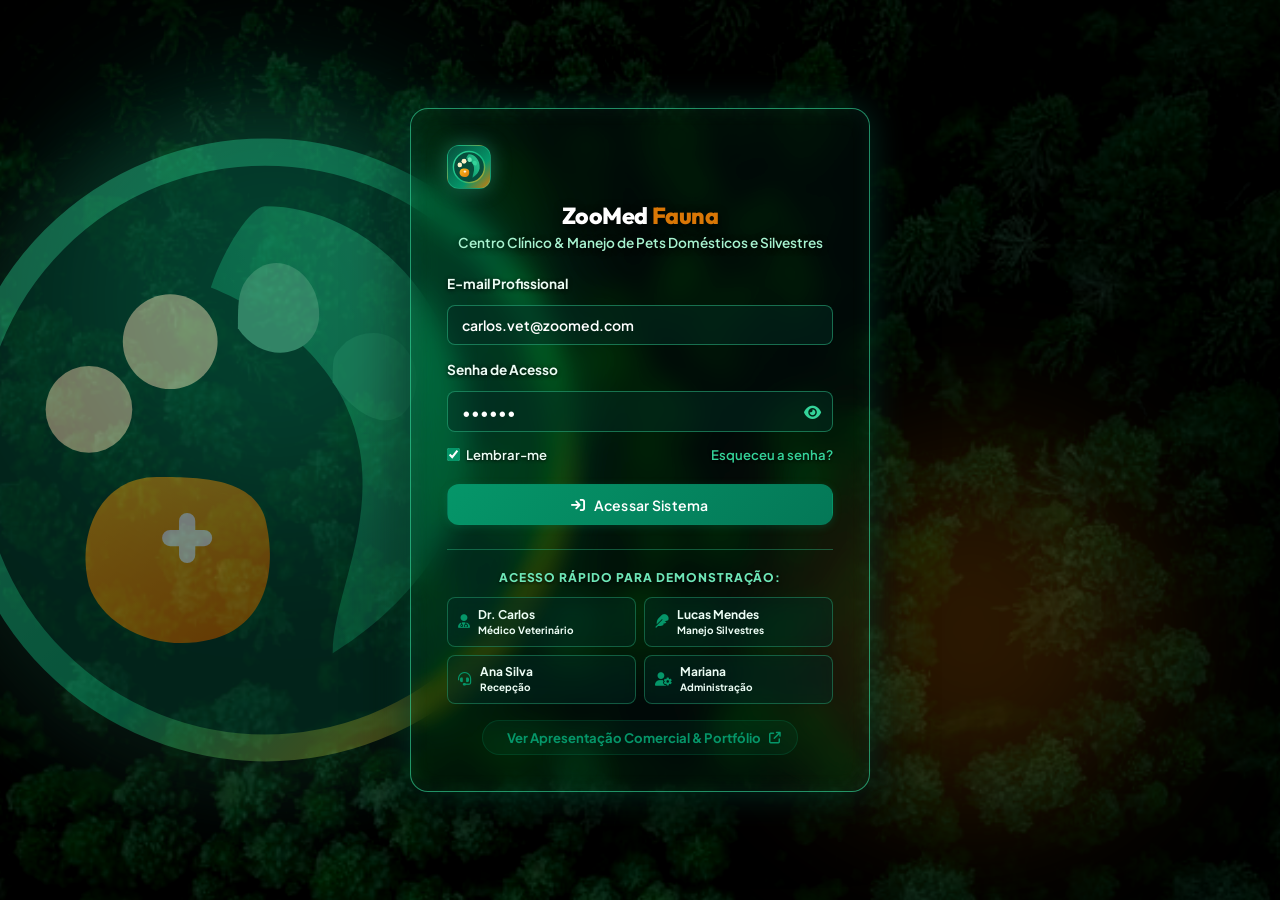
<file: src/main/resources/static/index.html>
<!DOCTYPE html>
<html lang="pt-BR">

<head>
  <meta charset="UTF-8">
  <meta name="viewport" content="width=device-width, initial-scale=1.0">
  <title>ZooMed Fauna & Domésticos - Clínica Veterinária & Silvestres</title>
  <meta name="description"
    content="Sistema de gestão veterinária especializado em atendimento clínico médico e consultoria de manejo para pets domésticos e fauna silvestre/exótica.">

  <!-- Fontes do Google & Font Awesome -->
  <link rel="stylesheet" href="https://cdnjs.cloudflare.com/ajax/libs/font-awesome/6.4.0/css/all.min.css">
  <link rel="stylesheet" href="css/style.css?v=3.0">
</head>

<body>

  <!-- ========================================================================= -->
  <!-- TELA DE LOGIN & AUTENTICAÇÃO (Fundo Florestal Esmeralda & Card Vidro Fosco)  -->
  <!-- ========================================================================= -->
  <div id="login-screen" class="login-screen">

    <!-- Imagem de Fundo com Textura Natural e Camada de Ofuscamento Esmeralda -->
    <div class="login-bg-photo">
      <img src="assets/images/forest-bg.jpg" alt="Floresta Fauna" class="login-forest-img">
    </div>
    <div class="login-bg-overlay"></div>

    <!-- Orbes Ambientais de Luz Orgânica -->
    <div class="ambient-orb ambient-orb-1"></div>
    <div class="ambient-orb ambient-orb-2"></div>

    <!-- Marca d'Água Monumental da Logo ZooMed Fauna no Canto Esquerdo -->
    <div class="login-bg-watermark">
      <svg viewBox="0 0 48 48" fill="none" xmlns="http://www.w3.org/2000/svg">
        <defs>
          <linearGradient id="wm-grad-primary" x1="0%" y1="0%" x2="100%" y2="100%">
            <stop offset="0%" stop-color="#34d399" />
            <stop offset="60%" stop-color="#10b981" />
            <stop offset="100%" stop-color="#f59e0b" />
          </linearGradient>
          <linearGradient id="wm-grad-leaf" x1="0%" y1="100%" x2="100%" y2="0%">
            <stop offset="0%" stop-color="#059669" />
            <stop offset="100%" stop-color="#34d399" />
          </linearGradient>
          <linearGradient id="wm-grad-amber" x1="0%" y1="0%" x2="100%" y2="100%">
            <stop offset="0%" stop-color="#fbbf24" />
            <stop offset="100%" stop-color="#d97706" />
          </linearGradient>
        </defs>
        <circle cx="24" cy="24" r="22" fill="#064e3b" stroke="url(#wm-grad-primary)" stroke-width="2" />
        <path d="M24 6 C32 6 40 14 39 26 C38 31 34 36 29 39 C29 35 32 30 31 24 C30 18 25 14 20 12 C21 9 23 6 24 6Z"
          fill="url(#wm-grad-leaf)" opacity="0.95" />
        <path d="M16 26 C12 26 10 30 11 34 C12 37 16 39 20 38 C24 37 25 33 24 29 C23 26 19 26 16 26 Z"
          fill="url(#wm-grad-amber)" />
        <circle cx="11" cy="21" r="3.2" fill="#fef3c7" />
        <circle cx="17" cy="16" r="3.5" fill="#fef3c7" />
        <path d="M23 11 C25 9 28 11 28 14 C28 17 24 18 22 15 C22 13 22 12 23 11 Z" fill="#6ee7b7" />
        <path d="M30 16 C33 14 36 17 35 20 C34 23 31 22 29 19 C29 17 29 17 30 16 Z" fill="#34d399" />
        <path d="M17 30.5 H19.5 M18.25 29.25 V31.75" stroke="#ffffff" stroke-width="1.2" stroke-linecap="round" />
      </svg>
    </div>

    <!-- Card de Login Centralizado em Vidro Fosco -->
    <div class="login-card-glass">

      <!-- Cabeçalho com Emblema da Marca -->
      <div class="login-header">
        <div class="brand-logo-wrap login-logo-center">
          <svg viewBox="0 0 48 48" fill="none" xmlns="http://www.w3.org/2000/svg">
            <defs>
              <linearGradient id="login-grad-primary" x1="0%" y1="0%" x2="100%" y2="100%">
                <stop offset="0%" stop-color="#34d399" />
                <stop offset="60%" stop-color="#10b981" />
                <stop offset="100%" stop-color="#f59e0b" />
              </linearGradient>
              <linearGradient id="login-grad-leaf" x1="0%" y1="100%" x2="100%" y2="0%">
                <stop offset="0%" stop-color="#059669" />
                <stop offset="100%" stop-color="#34d399" />
              </linearGradient>
              <linearGradient id="login-grad-amber" x1="0%" y1="0%" x2="100%" y2="100%">
                <stop offset="0%" stop-color="#fbbf24" />
                <stop offset="100%" stop-color="#d97706" />
              </linearGradient>
            </defs>
            <circle cx="24" cy="24" r="22" fill="#064e3b" stroke="url(#login-grad-primary)" stroke-width="2" />
            <path d="M24 6 C32 6 40 14 39 26 C38 31 34 36 29 39 C29 35 32 30 31 24 C30 18 25 14 20 12 C21 9 23 6 24 6Z"
              fill="url(#login-grad-leaf)" opacity="0.95" />
            <path d="M16 26 C12 26 10 30 11 34 C12 37 16 39 20 38 C24 37 25 33 24 29 C23 26 19 26 16 26 Z"
              fill="url(#login-grad-amber)" />
            <circle cx="11" cy="21" r="3.2" fill="#fef3c7" />
            <circle cx="17" cy="16" r="3.5" fill="#fef3c7" />
            <path d="M23 11 C25 9 28 11 28 14 C28 17 24 18 22 15 C22 13 22 12 23 11 Z" fill="#6ee7b7" />
            <path d="M30 16 C33 14 36 17 35 20 C34 23 31 22 29 19 C29 17 29 17 30 16 Z" fill="#34d399" />
            <path d="M17 30.5 H19.5 M18.25 29.25 V31.75" stroke="#ffffff" stroke-width="1.2" stroke-linecap="round" />
          </svg>
        </div>
        <h2>ZooMed <span style="color:var(--accent-amber);">Fauna</span></h2>
        <p>Centro Clínico & Manejo de Pets Domésticos e Silvestres</p>
      </div>

      <!-- Formulário de Login de Usuário -->
      <form id="form-login" onsubmit="fazerLogin(event)" style="margin-top: 1.25rem;">
        <div class="form-group mb-2">
          <label class="form-label" for="login-email">E-mail Profissional</label>
          <input type="email" id="login-email" class="form-control" placeholder="carlos.vet@zoomed.com" value="carlos.vet@zoomed.com" required>
        </div>

        <div class="form-group">
          <label class="form-label" for="login-password">Senha de Acesso</label>
          <div class="password-input-wrap">
            <input type="password" id="login-password" class="form-control" placeholder="••••••••" value="123456" required>
            <button type="button" class="password-toggle-btn" onclick="togglePasswordVisibility('login-password', 'login-pwd-icon')">
              <i class="fa-solid fa-eye" id="login-pwd-icon"></i>
            </button>
          </div>
        </div>

        <div class="form-actions-bar">
          <label style="display:flex; align-items:center; gap:0.4rem; cursor:pointer;">
            <input type="checkbox" checked style="accent-color:var(--primary);"> Lembrar-me
          </label>
          <a href="javascript:void(0)" onclick="alert('Instruções de recuperação enviadas para o e-mail cadastrado.')" style="color:var(--primary-hover); text-decoration:none; font-weight:600;">Esqueceu a senha?</a>
        </div>

        <button type="submit" class="btn btn-primary login-submit-btn">
          <i class="fa-solid fa-arrow-right-to-bracket"></i> Acessar Sistema
        </button>
      </form>

      <!-- Seção de Acesso Rápido (Demonstração de Perfis) -->
      <div class="login-quick-section">
        <div class="login-quick-title">Acesso Rápido para Demonstração:</div>
        <div class="login-quick-grid">
          <button type="button" class="quick-user-btn" onclick="loginQuick('vet')" title="Entrar como Dr. Carlos">
            <i class="fa-solid fa-user-doctor"></i>
            <div><strong>Dr. Carlos</strong><br><small>Médico Veterinário</small></div>
          </button>
          <button type="button" class="quick-user-btn" onclick="loginQuick('adestrador')"
            title="Entrar como Lucas Mendes">
            <i class="fa-solid fa-feather"></i>
            <div><strong>Lucas Mendes</strong><br><small>Manejo Silvestres</small></div>
          </button>
          <button type="button" class="quick-user-btn" onclick="loginQuick('recepcao')" title="Entrar como Ana Silva">
            <i class="fa-solid fa-headset"></i>
            <div><strong>Ana Silva</strong><br><small>Recepção</small></div>
          </button>
          <button type="button" class="quick-user-btn" onclick="loginQuick('admin')" title="Entrar como Mariana">
            <i class="fa-solid fa-user-gear"></i>
            <div><strong>Mariana</strong><br><small>Administração</small></div>
          </button>
        </div>
        <div style="margin-top: 16px; text-align: center;">
          <a href="portfolio.html" target="_blank"
            style="display: inline-flex; align-items: center; gap: 8px; font-size: 0.82rem; font-weight: 700; color: #059669; text-decoration: none; padding: 8px 16px; background: rgba(5, 150, 105, 0.08); border-radius: 50px; border: 1px solid rgba(5, 150, 105, 0.2); transition: all 0.2s ease;">
            <i class="fa-solid fa-sparkles" style="color: #d97706;"></i> Ver Apresentação Comercial & Portfólio
            <i class="fa-solid fa-arrow-up-right-from-square" style="font-size: 0.75rem;"></i>
          </a>
        </div>
      </div>

    </div>
  </div>

  <!-- ========================================================================= -->
  <!-- APLICAÇÃO PRINCIPAL (APP CONTAINER)                                       -->
  <!-- ========================================================================= -->
  <div id="app-container" style="display:none;">

    <!-- Backdrop da Sidebar para Telas Mobile/Tablet -->
    <div class="sidebar-backdrop" id="sidebar-backdrop" onclick="toggleMobileSidebar(false)"></div>

    <!-- Sidebar de Navegação -->
    <aside class="sidebar" id="app-sidebar">
      <div>
        <!-- Logo e Marca com Identidade Bio-Harmônica -->
        <div class="brand">
          <div class="brand-logo-wrap" title="ZooMed Fauna & Domésticos">
            <svg viewBox="0 0 48 48" fill="none" xmlns="http://www.w3.org/2000/svg">
              <defs>
                <linearGradient id="logo-grad-primary" x1="0%" y1="0%" x2="100%" y2="100%">
                  <stop offset="0%" stop-color="#34d399" />
                  <stop offset="60%" stop-color="#10b981" />
                  <stop offset="100%" stop-color="#f59e0b" />
                </linearGradient>
                <linearGradient id="logo-grad-leaf" x1="0%" y1="100%" x2="100%" y2="0%">
                  <stop offset="0%" stop-color="#059669" />
                  <stop offset="100%" stop-color="#34d399" />
                </linearGradient>
                <linearGradient id="logo-grad-amber" x1="0%" y1="0%" x2="100%" y2="100%">
                  <stop offset="0%" stop-color="#fbbf24" />
                  <stop offset="100%" stop-color="#d97706" />
                </linearGradient>
              </defs>

              <!-- Círculo de Proteção e Fundo Orgânico -->
              <circle cx="24" cy="24" r="22" fill="#064e3b" stroke="url(#logo-grad-primary)" stroke-width="2" />

              <!-- Folha Tropical & Silhueta Silvestre -->
              <path
                d="M24 6 C32 6 40 14 39 26 C38 31 34 36 29 39 C29 35 32 30 31 24 C30 18 25 14 20 12 C21 9 23 6 24 6Z"
                fill="url(#logo-grad-leaf)" opacity="0.95" />
              <path d="M24 6 C28 14 31 22 29 39" stroke="#a7f3d0" stroke-width="1.2" stroke-linecap="round"
                opacity="0.6" />
              <path d="M27 16 C31 16 34 18 36 22" stroke="#a7f3d0" stroke-width="1.2" stroke-linecap="round"
                opacity="0.6" />

              <!-- Pata Pet Doméstica Acolhedora -->
              <path d="M16 26 C12 26 10 30 11 34 C12 37 16 39 20 38 C24 37 25 33 24 29 C23 26 19 26 16 26 Z"
                fill="url(#logo-grad-amber)" />

              <!-- Dígitos de Transição Doméstico -> Silvestre -->
              <circle cx="11" cy="21" r="3.2" fill="#fef3c7" />
              <circle cx="17" cy="16" r="3.5" fill="#fef3c7" />
              <path d="M23 11 C25 9 28 11 28 14 C28 17 24 18 22 15 C22 13 22 12 23 11 Z" fill="#6ee7b7" />
              <path d="M30 16 C33 14 36 17 35 20 C34 23 31 22 29 19 C29 17 29 17 30 16 Z" fill="#34d399" />

              <!-- Cruz de Saúde Veterinária -->
              <path d="M17 30.5 H19.5 M18.25 29.25 V31.75" stroke="#ffffff" stroke-width="1.2" stroke-linecap="round" />
            </svg>
          </div>

          <div class="brand-text-container">
            <div class="brand-title">ZooMed <span class="accent-text">Fauna</span></div>
            <div class="brand-subtitle">Domésticos & Silvestres</div>
            <div class="brand-badge-pill">Atendimento Integrado</div>
          </div>

          <!-- Botão Fechar Menu no Mobile -->
          <button type="button" class="sidebar-mobile-close" id="sidebar-close-btn" onclick="toggleMobileSidebar(false)"
            aria-label="Fechar Menu">
            <i class="fa-solid fa-xmark"></i>
          </button>
        </div>

        <!-- Menu Lateral com Módulos Separados -->
        <nav class="nav-menu">
          <a class="nav-item active" data-tab="dashboard" id="nav-item-dashboard">
            <i class="fa-solid fa-chart-pie"></i>
            <span>Dashboard / Fila</span>
            <span class="badge-count" id="badge-fila-count">0</span>
          </a>
          <a class="nav-item" data-tab="funcionarios" id="nav-item-funcionarios">
            <i class="fa-solid fa-user-doctor"></i>
            <span>Corpo Clínico & Equipe</span>
          </a>
          <a class="nav-item" data-tab="tutores-pets" id="nav-item-tutores-pets">
            <i class="fa-solid fa-shield-cat"></i>
            <span>Tutores & Pacientes</span>
          </a>
          <a class="nav-item" data-tab="agenda" id="nav-item-agenda">
            <i class="fa-solid fa-calendar-check"></i>
            <span>Agenda & Atendimentos</span>
          </a>

          <!-- Módulo Médico Separado -->
          <a class="nav-item" data-tab="prontuario-clinico" id="nav-vet-item">
            <i class="fa-solid fa-stethoscope"></i>
            <span>Prontuário Clínico (Vet)</span>
          </a>

          <!-- Módulo de Manejo Silvestre Separado -->
          <a class="nav-item" data-tab="guia-manejo" id="nav-manejo-item">
            <i class="fa-solid fa-leaf"></i>
            <span>Guia de Manejo Silvestre</span>
          </a>
        </nav>
      </div>

      <!-- Seletor de Perfil de Usuário Logado & Botão de Logout -->
      <div class="user-profile-widget">
        <div class="user-profile-label">
          <i class="fa-solid fa-circle-user"></i>
          Perfil Ativo no Sistema
        </div>
        <select id="user-role-select" class="role-select" onchange="switchUserRole(this.value)">
          <option value="vet">Dr. Carlos (Médico Veterinário)</option>
          <option value="adestrador">Lucas Mendes (Adestrador / Silvestres)</option>
          <option value="recepcao">Ana Silva (Atendente Recepção)</option>
          <option value="admin">Mariana (Administradora Geral)</option>
        </select>
        <button type="button" class="btn-logout" onclick="fazerLogout()">
          <i class="fa-solid fa-right-from-bracket"></i> Encerrar Sessão
        </button>
      </div>
    </aside>

    <!-- Área Principal -->
    <div class="main-wrapper">

      <!-- Topbar Header -->
      <header class="topbar">
        <div class="topbar-left">
          <button type="button" class="btn-hamburger" id="btn-hamburger" onclick="toggleMobileSidebar()"
            aria-label="Abrir Menu de Navegação">
            <i class="fa-solid fa-bars"></i>
          </button>
          <div class="page-header-info">
            <h1 id="page-title">Dashboard & Fila do Dia</h1>
            <p id="page-subtitle">Acompanhamento dos atendimentos clínicos e consultorias de manejo para pets comuns e
              silvestres</p>
          </div>
        </div>

        <div class="topbar-actions">
          <div class="active-role-badge" id="role-badge">
            <i class="fa-solid fa-user-doctor"></i>
            <span id="role-badge-text">Dr. Carlos Eduardo (Médico Veterinário)</span>
          </div>
          <span style="font-size: 0.85rem; color: var(--text-muted); font-weight: 500;"
            id="current-date-display">--/--/----</span>
        </div>
      </header>

      <!-- Conteúdo da Aplicação -->
      <main class="content-area">

        <!-- =================================================================== -->
        <!-- ABA 1: DASHBOARD & FILA DO DIA                                      -->
        <!-- =================================================================== -->
        <section id="dashboard" class="tab-content active">

          <!-- Banner Temático Bio-Harmônico -->
          <div class="hero-welcome-banner">
            <div class="hero-content">
              <h2><i class="fa-solid fa-leaf"></i> Centro Veterinário Integrado: Fauna & Pets</h2>
              <p>Módulos especializados e independentes para <strong>Atendimento Médico Veterinário (Prontuário &
                  CRMV)</strong> e <strong>Consultoria de Manejo Silvestre (Recinto, Enriquecimento e
                  Bem-Estar)</strong>.</p>
              <div class="hero-tags">
                <span class="hero-tag"><i class="fa-solid fa-stethoscope"></i> Prontuário Clínico</span>
                <span class="hero-tag"><i class="fa-solid fa-feather-pointed"></i> Guia de Manejo Silvestre</span>
                <span class="hero-tag"><i class="fa-solid fa-dog"></i> Cães & Gatos</span>
                <span class="hero-tag"><i class="fa-solid fa-dove"></i> Aves & Répteis</span>
              </div>
            </div>
          </div>

          <!-- Cards de Métricas -->
          <div class="metrics-grid">
            <div class="metric-card">
              <div class="metric-icon blue">
                <i class="fa-solid fa-calendar-check"></i>
              </div>
              <div class="metric-data">
                <h3>Atendimentos Hoje</h3>
                <div class="value" id="metric-consultas-hoje">0</div>
              </div>
            </div>

            <div class="metric-card amber">
              <div class="metric-icon amber">
                <i class="fa-solid fa-hourglass-half"></i>
              </div>
              <div class="metric-data">
                <h3>Aguardando na Fila</h3>
                <div class="value" id="metric-aguardando">0</div>
              </div>
            </div>

            <div class="metric-card silvestre">
              <div class="metric-icon silvestre">
                <i class="fa-solid fa-feather-pointed"></i>
              </div>
              <div class="metric-data">
                <h3>Fauna Silvestre / Exótica</h3>
                <div class="value" id="metric-silvestres">0</div>
              </div>
            </div>

            <div class="metric-card domestico">
              <div class="metric-icon domestico">
                <i class="fa-solid fa-paw"></i>
              </div>
              <div class="metric-data">
                <h3>Pets Domésticos</h3>
                <div class="value" id="metric-domesticos">0</div>
              </div>
            </div>
          </div>

          <!-- Fila do Dia -->
          <div class="panel">
            <div class="panel-header">
              <div class="panel-title">
                <i class="fa-solid fa-list-check"></i>
                Fila de Atendimento do Dia
              </div>
            </div>

            <div class="table-responsive">
              <table class="custom-table">
                <thead>
                  <tr>
                    <th>Horário (Início - Término)</th>
                    <th>Paciente (Pet & Categoria)</th>
                    <th>Tutor Responsável</th>
                    <th>Tipo de Serviço</th>
                    <th>Profissional Responsável</th>
                    <th>Status</th>
                    <th class="text-right">Ações Rápidas</th>
                  </tr>
                </thead>
                <tbody id="fila-dia-tbody">
                  <!-- Inserido via app.js -->
                </tbody>
              </table>
            </div>
          </div>
        </section>

        <!-- =================================================================== -->
        <!-- ABA 2: CADASTRO DE FUNCIONÁRIOS                                     -->
        <!-- =================================================================== -->
        <section id="funcionarios" class="tab-content">
          <div class="panel">
            <div class="panel-header">
              <div class="panel-title">
                <i class="fa-solid fa-user-doctor"></i>
                Corpo Clínico e Equipe Especializada
              </div>
              <button class="btn btn-primary" onclick="abrirModalNovoFuncionario()">
                <i class="fa-solid fa-user-plus"></i> Novo Membro da Equipe
              </button>
            </div>

            <div class="search-filter-bar">
              <div class="search-box">
                <i class="fa-solid fa-magnifying-glass"></i>
                <input type="text" class="search-input" placeholder="Buscar por nome, cargo ou CPF..."
                  onkeyup="filterFuncionarios(this.value)">
              </div>
            </div>

            <div class="table-responsive">
              <table class="custom-table">
                <thead>
                  <tr>
                    <th>Profissional</th>
                    <th>CPF & Contato</th>
                    <th>Cargo / Perfil</th>
                    <th>Especialidade & Registro</th>
                    <th class="text-right">Ações</th>
                  </tr>
                </thead>
                <tbody id="funcionarios-tbody">
                  <!-- Inserido via app.js -->
                </tbody>
              </table>
            </div>
          </div>
        </section>

        <!-- =================================================================== -->
        <!-- ABA 3: TUTORES & PETS (Domésticos & Silvestres)                    -->
        <!-- =================================================================== -->
        <section id="tutores-pets" class="tab-content">
          <div class="panel">
            <div class="panel-header">
              <div class="panel-title">
                <i class="fa-solid fa-shield-cat"></i>
                Tutores e Pacientes (Domésticos & Silvestres)
              </div>
              <button class="btn btn-primary" onclick="abrirModalNovoTutor()">
                <i class="fa-solid fa-plus"></i> Cadastrar Tutor & Pet
              </button>
            </div>

            <div class="search-filter-bar">
              <div class="search-box">
                <i class="fa-solid fa-magnifying-glass"></i>
                <input type="text" id="search-tutor-input" class="search-input"
                  placeholder="Buscar por Nome do Tutor, CPF, Espécie ou Nome do Pet..."
                  onkeyup="filterTutores(this.value)">
              </div>
            </div>

            <div class="table-responsive">
              <table class="custom-table">
                <thead>
                  <tr>
                    <th>Tutor Responsável</th>
                    <th>CPF</th>
                    <th>WhatsApp / Contato</th>
                    <th>Pets Vinculados (Domésticos e Silvestres)</th>
                    <th class="text-right">Ações</th>
                  </tr>
                </thead>
                <tbody id="tutores-tbody">
                  <!-- Inserido via app.js -->
                </tbody>
              </table>
            </div>
          </div>
        </section>

        <!-- =================================================================== -->
        <!-- ABA 4: AGENDA INTEGRADA                                             -->
        <!-- =================================================================== -->
        <section id="agenda" class="tab-content">
          <div class="panel">
            <div class="panel-header">
              <div class="panel-title">
                <i class="fa-solid fa-calendar-check"></i>
                Agenda de Consultas Clínicas & Manejo Silvestre
              </div>
              <button class="btn btn-primary" onclick="abrirModalNovoAgendamento()">
                <i class="fa-solid fa-calendar-plus"></i> Agendar Atendimento
              </button>
            </div>

            <div class="search-filter-bar">
              <div class="form-group" style="flex-direction: row; align-items: center; gap: 0.6rem;">
                <label class="form-label" for="agenda-date-filter"><i class="fa-solid fa-filter"
                    style="color:var(--primary);"></i> Filtrar por Data:</label>
                <input type="date" id="agenda-date-filter" class="form-control" style="width: auto;"
                  onchange="loadAgendaTable(this.value)">
              </div>
            </div>

            <div class="table-responsive">
              <table class="custom-table">
                <thead>
                  <tr>
                    <th>Data / Horário (Início - Término)</th>
                    <th>Paciente (Pet & Categoria)</th>
                    <th>Tutor Responsável</th>
                    <th>Tipo de Atendimento</th>
                    <th>Profissional</th>
                    <th>Status</th>
                    <th class="text-right">Ações</th>
                  </tr>
                </thead>
                <tbody id="agenda-tbody">
                  <!-- Inserido via app.js -->
                </tbody>
              </table>
            </div>
          </div>
        </section>

        <!-- =================================================================== -->
        <!-- ABA 5: PRONTUÁRIO CLÍNICO (MÉDICO VETERINÁRIO)                     -->
        <!-- =================================================================== -->
        <section id="prontuario-clinico" class="tab-content">

          <div id="vet-role-banner" class="alert-banner mb-2"
            style="background-color: var(--badge-vet-bg); color: var(--badge-vet-text); border-color: var(--badge-vet-border);">
            <i class="fa-solid fa-user-doctor"></i>
            <span id="vet-banner-text"><strong>Módulo Clínico Veterinário:</strong> Preenchimento de exame físico,
              diagnóstico clínico e emissão de receita com CRMV.</span>
          </div>

          <div class="form-grid clinical-two-col">

            <!-- Painel Esquerdo: Paciente & Vacinas -->
            <div class="panel">
              <div class="panel-header">
                <div class="panel-title">
                  <i class="fa-solid fa-paw"></i> Paciente em Consulta
                </div>
              </div>

              <div class="form-group">
                <label class="form-label">Selecionar Paciente:</label>
                <select id="vet-pet-select" class="form-control" onchange="onSelectPetVet(this.value)">
                  <option value="">-- Selecione um paciente --</option>
                </select>
              </div>

              <div id="vet-selected-pet-card" class="mt-2"
                style="display:none; background-color: var(--bg-main); padding: 1.1rem; border-radius: var(--radius-md); border: 1px solid var(--border);">
                <div class="entity-info mb-2">
                  <div class="pet-avatar" id="vet-pet-avatar"><i class="fa-solid fa-paw"></i></div>
                  <div class="entity-details">
                    <div class="title" id="vet-pet-name">Kiko</div>
                    <div class="subtitle" id="vet-pet-species">Silvestre • Papagaio Verdadeiro</div>
                  </div>
                </div>
                <hr style="border:0; border-top:1px solid var(--border-subtle); margin:0.75rem 0;">
                <p style="font-size:0.8rem; color:var(--text-secondary); margin-bottom: 4px;"><strong>Tutor:</strong>
                  <span id="vet-pet-tutor">Mariana Oliveira</span></p>
                <p style="font-size:0.8rem; color:var(--text-secondary); margin-bottom: 4px;"><strong>Idade /
                    Peso:</strong> <span id="vet-pet-age-weight">4 anos | 420g</span></p>
              </div>

              <!-- Vacinas e Vermifugação -->
              <div class="panel-header mt-2" style="margin-bottom:0.75rem;">
                <div class="panel-title" style="font-size:0.95rem;">
                  <i class="fa-solid fa-syringe"></i> Imunizações & Tratamentos
                </div>
                <button class="btn btn-secondary btn-sm" onclick="openModal('modal-nova-vacina')">+ Registrar</button>
              </div>

              <div id="vet-vaccines-list" style="font-size:0.825rem; color: var(--text-secondary);">
                <em>Selecione um paciente para ver o histórico.</em>
              </div>
            </div>

            <!-- Painel Direito: Formulário de Prontuário Médico -->
            <div class="panel">
              <div class="panel-header">
                <div class="panel-title">
                  <i class="fa-solid fa-notes-medical"></i>
                  Prontuário Médico Veterinário
                </div>
                <div style="display:flex; gap:0.5rem; flex-wrap:wrap;">
                  <button class="btn btn-outline btn-sm" onclick="agendarRetornoParaPetAtivo()" id="btn-agendar-retorno" type="button" title="Agendar consulta de retorno clínico para este paciente">
                    <i class="fa-solid fa-calendar-plus"></i> Agendar Retorno
                  </button>
                  <button class="btn btn-outline btn-sm" onclick="abrirModalReceitaVet()" id="btn-emitir-receita">
                    <i class="fa-solid fa-file-prescription"></i> Emitir Receita Médica (CRMV)
                  </button>
                </div>
              </div>

              <form id="form-prontuario-vet" onsubmit="salvarProntuarioVet(event)">
                <div class="form-grid mb-2">
                  <div class="form-group full-width">
                    <label class="form-label">Queixa Clínica Principal & Anamnese Médica *</label>
                    <textarea id="vet-queixa" class="form-control"
                      placeholder="Descreva os sintomas clínicos relatados pelo tutor (ex: apatia, tosse, êmese, lesões cutâneas, alterações em fezes)..."
                      required></textarea>
                  </div>

                  <div class="form-group">
                    <label class="form-label">Temperatura (°C) / FC / FR</label>
                    <input type="text" id="vet-sinais-vitais" class="form-control"
                      placeholder="Ex: T: 38.5°C | FC: 120 bpm | FR: 30 mpm">
                  </div>

                  <div class="form-group">
                    <label class="form-label">Mucosas & Hidratação</label>
                    <input type="text" id="vet-mucosas" class="form-control"
                      placeholder="Ex: Normocoradas, TPC 2s, Hidratado">
                  </div>

                  <div class="form-group full-width">
                    <label class="form-label">Achados do Exame Físico Específico</label>
                    <textarea id="vet-exame-fisico" class="form-control" style="min-height:75px;"
                      placeholder="Ausculta cardiopulmonar, palpação abdominal, carapaça/escamas ou pelagem, cavidade oral..."></textarea>
                  </div>

                  <div class="form-group full-width">
                    <label class="form-label">Diagnóstico Clínico / Hipótese Diagnóstica *</label>
                    <textarea id="vet-diagnostico" class="form-control" style="min-height:75px;"
                      placeholder="Diagnóstico definitivo ou suspeita clínica fundamentada..." required></textarea>
                  </div>

                  <div class="form-group full-width">
                    <label class="form-label">Conduta Terapêutica, Exames Solicitados & Prescrição *</label>
                    <textarea id="vet-conduta" class="form-control" style="min-height:85px;"
                      placeholder="Prescrição de medicamentos, dosagens, fluidoterapia, exames complementares (RX, sangue, coproparasitológico)..."
                      required></textarea>
                  </div>
                </div>

                <div id="vet-save-warning" class="save-responsibility-warning"
                  style="display:none; width:100%; margin-top:0.75rem; padding:0.65rem 0.9rem; background:#fffbeb; color:#b45309; border:1px solid #fde68a; border-radius:var(--radius-md); font-size:0.825rem; font-weight:600; align-items:center; gap:0.5rem;">
                  <i class="fa-solid fa-triangle-exclamation"></i>
                  <span>consulte o médico ou adestrador responsável antes de continuar com esta ação</span>
                </div>

                <div style="display:flex; justify-content:flex-end; gap:0.75rem;" class="mt-2">
                  <button type="submit" class="btn btn-primary">
                    <i class="fa-solid fa-floppy-disk"></i> Salvar Prontuário Clínico
                  </button>
                </div>
              </form>

              <!-- Histórico Clínico Médico -->
              <div class="mt-2" style="border-top:1px solid var(--border-subtle); padding-top:1.25rem;">
                <h3
                  style="font-size:0.95rem; font-family:var(--font-heading); font-weight:700; color:var(--text-main);">
                  <i class="fa-solid fa-clock-rotate-left" style="color:var(--primary);"></i> Histórico de Consultas
                  Clínicas
                </h3>
                <div id="vet-timeline-container" class="timeline">
                  <p style="font-size:0.85rem; color:var(--text-muted); padding-top:0.5rem;">Nenhum paciente
                    selecionado.</p>
                </div>
              </div>
            </div>

          </div>
        </section>

        <!-- =================================================================== -->
        <!-- ABA 6: GUIA DE MANEJO SILVESTRE (ADESTRADOR / SILVESTRES)          -->
        <!-- =================================================================== -->
        <section id="guia-manejo" class="tab-content">

          <div id="adestrador-role-banner" class="alert-banner mb-2"
            style="background-color: var(--badge-adestrador-bg); color: var(--badge-adestrador-text); border-color: var(--badge-adestrador-border);">
            <i class="fa-solid fa-feather"></i>
            <span id="adestrador-banner-text"><strong>Módulo de Manejo & Bem-Estar Silvestre:</strong> Avaliação
              comportamental, adequação de recinto e emissão do Guia Oficial de Manejo.</span>
          </div>

          <div class="form-grid clinical-two-col">

            <!-- Painel Esquerdo: Paciente & Parâmetros Atuais do Recinto -->
            <div class="panel">
              <div class="panel-header">
                <div class="panel-title">
                  <i class="fa-solid fa-feather-pointed"></i> Animal em Consultoria
                </div>
              </div>

              <div class="form-group">
                <label class="form-label">Selecionar Paciente (Fauna / Pet):</label>
                <select id="manejo-pet-select" class="form-control" onchange="onSelectPetManejo(this.value)">
                  <option value="">-- Selecione um paciente --</option>
                </select>
              </div>

              <div id="manejo-selected-pet-card" class="mt-2"
                style="display:none; background-color: var(--bg-main); padding: 1.1rem; border-radius: var(--radius-md); border: 1px solid var(--border);">
                <div class="entity-info mb-2">
                  <div class="pet-avatar pet-avatar-silvestre" id="manejo-pet-avatar"><i
                      class="fa-solid fa-feather"></i></div>
                  <div class="entity-details">
                    <div class="title" id="manejo-pet-name">Kiko</div>
                    <div class="subtitle" id="manejo-pet-species">Silvestre • Papagaio Verdadeiro</div>
                  </div>
                </div>
                <hr style="border:0; border-top:1px solid var(--border-subtle); margin:0.75rem 0;">
                <p style="font-size:0.8rem; color:var(--text-secondary); margin-bottom: 4px;"><strong>Tutor:</strong>
                  <span id="manejo-pet-tutor">Mariana Oliveira</span></p>
                <p style="font-size:0.8rem; color:var(--text-secondary); margin-bottom: 4px;"><strong>Idade /
                    Peso:</strong> <span id="manejo-pet-age-weight">4 anos | 420g</span></p>
                <p style="font-size:0.8rem; color:var(--text-secondary);" class="mt-1"><strong>Recinto Atual
                    Cadastrado:</strong> <span id="manejo-pet-habitat">Viveiro de 4m² com luz natural.</span></p>
              </div>

              <!-- Dicas Rápidas de Manejo Silvestre -->
              <div class="panel-header mt-2" style="margin-bottom:0.75rem;">
                <div class="panel-title" style="font-size:0.95rem;">
                  <i class="fa-solid fa-lightbulb" style="color:var(--accent-amber);"></i> Pilares de Bem-Estar
                </div>
              </div>

              <div style="font-size:0.8rem; color:var(--text-secondary); line-height:1.5;">
                <p style="margin-bottom:6px;"><strong>1. Recinto:</strong> Espaço tridimensional, gradiente térmico e
                  radiação UVB.</p>
                <p style="margin-bottom:6px;"><strong>2. Forrageamento:</strong> Alimentos escondidos que estimulam
                  busca ativa.</p>
                <p><strong>3. Condicionamento:</strong> Treinamento de alvos com reforço positivo.</p>
              </div>
            </div>

            <!-- Painel Direito: Formulário de Guia de Manejo -->
            <div class="panel">
              <div class="panel-header">
                <div class="panel-title">
                  <i class="fa-solid fa-book-open-reader"></i>
                  Registro de Consultoria & Guia de Manejo Silvestre
                </div>
                <button class="btn btn-outline btn-sm" onclick="abrirModalGuiaManejo()" id="btn-emitir-guia">
                  <i class="fa-solid fa-file-lines"></i> Emitir Guia Oficial de Manejo
                </button>
              </div>

              <form id="form-guia-manejo" onsubmit="salvarGuiaManejo(event)">
                <div class="form-grid mb-2">
                  <div class="form-group full-width">
                    <label class="form-label">Queixa Comportamental & Sinais de Estresse Observados *</label>
                    <textarea id="manejo-queixa" class="form-control"
                      placeholder="Descreva os comportamentos atípicos (ex: arranque de penas, bicagem destrutiva, agressividade territorial, estereotipia, sedentarismo)..."
                      required></textarea>
                  </div>

                  <h4 class="full-width guia-section-title">
                    <i class="fa-solid fa-cubes"></i> Adequação e Parâmetros do Recinto (Viveiro / Gaiola / Terrário)
                  </h4>

                  <div class="form-group">
                    <label class="form-label">Dimensões Recomendadas (m / cm)</label>
                    <input type="text" id="manejo-dimensoes" class="form-control"
                      placeholder="Ex: 2.0m (C) x 1.5m (L) x 2.0m (A)">
                  </div>

                  <div class="form-group">
                    <label class="form-label">Fotoperíodo & Iluminação UVB</label>
                    <input type="text" id="manejo-iluminacao" class="form-control"
                      placeholder="Ex: Lâmpada UVB 5.0 | 12h luz / 12h escuro total">
                  </div>

                  <div class="form-group">
                    <label class="form-label">Gradiente Térmico & Umidade</label>
                    <input type="text" id="manejo-temperatura" class="form-control"
                      placeholder="Ex: Ponto quente 32°C / Frio 25°C | Umidade 60%">
                  </div>

                  <div class="form-group">
                    <label class="form-label">Substrato & Poleiros Naturais</label>
                    <input type="text" id="manejo-substrato" class="form-control"
                      placeholder="Ex: Galhos naturais de diâmetros variados (goiabeira)">
                  </div>

                  <h4 class="full-width guia-section-title">
                    <i class="fa-solid fa-puzzle-piece"></i> Plano de Enriquecimento Ambiental & Forrageamento
                  </h4>

                  <div class="form-group full-width">
                    <label class="form-label">Enriquecimento Alimentar & Forrageamento *</label>
                    <textarea id="manejo-alimentar" class="form-control" style="min-height:75px;"
                      placeholder="Ex: Alimentos oferecidos dentro de pinhas, quebra-cabeças de papel pardo e comedouros suspensos em locais variados..."
                      required></textarea>
                  </div>

                  <div class="form-group full-width">
                    <label class="form-label">Enriquecimento Físico, Sensorial & Cognitivo</label>
                    <textarea id="manejo-cognitivo" class="form-control" style="min-height:75px;"
                      placeholder="Ex: Introdução de brinquedos de destruição com palha de milho, sons de natureza e escaladores em corda de sisal atóxica..."></textarea>
                  </div>

                  <h4 class="full-width guia-section-title">
                    <i class="fa-solid fa-bullseye"></i> Metas de Adestramento & Condicionamento
                  </h4>

                  <div class="form-group full-width">
                    <label class="form-label">Plano de Treinamento e Orientações para o Tutor *</label>
                    <textarea id="manejo-treinamento" class="form-control" style="min-height:85px;"
                      placeholder="Ex: Treinamento de alvo (target) para entrada voluntária na caixa de transporte; reforço positivo com semente favorita; rotina diária de 15 minutos..."
                      required></textarea>
                  </div>
                </div>

                <div id="manejo-save-warning" class="save-responsibility-warning"
                  style="display:none; width:100%; margin-top:0.75rem; padding:0.65rem 0.9rem; background:#fffbeb; color:#b45309; border:1px solid #fde68a; border-radius:var(--radius-md); font-size:0.825rem; font-weight:600; align-items:center; gap:0.5rem;">
                  <i class="fa-solid fa-triangle-exclamation"></i>
                  <span>consulte o médico ou adestrador responsável antes de continuar com esta ação</span>
                </div>

                <div style="display:flex; justify-content:flex-end; gap:0.75rem;" class="mt-2">
                  <button type="submit" class="btn btn-primary">
                    <i class="fa-solid fa-floppy-disk"></i> Salvar Sessão de Manejo
                  </button>
                </div>
              </form>

              <!-- Histórico de Manejo Silvestre -->
              <div class="mt-2" style="border-top:1px solid var(--border-subtle); padding-top:1.25rem;">
                <h3
                  style="font-size:0.95rem; font-family:var(--font-heading); font-weight:700; color:var(--text-main);">
                  <i class="fa-solid fa-clock-rotate-left" style="color:var(--accent-amber);"></i> Histórico de
                  Consultorias de Manejo & Bem-Estar
                </h3>
                <div id="manejo-timeline-container" class="timeline">
                  <p style="font-size:0.85rem; color:var(--text-muted); padding-top:0.5rem;">Nenhum paciente
                    selecionado.</p>
                </div>
              </div>
            </div>

          </div>
        </section>

      </main>
    </div>
  </div>

  <!-- ========================================================================= -->
  <!-- MODAIS INTERATIVOS                                                         -->
  <!-- ========================================================================= -->

  <!-- Modal 1: Novo/Editar Funcionário -->
  <div id="modal-novo-funcionario" class="modal-overlay">
    <div class="modal-card">
      <div class="modal-header">
        <h2 id="modal-funcionario-title">Cadastrar Membro da Equipe</h2>
        <button class="modal-close" onclick="closeModal('modal-novo-funcionario')">&times;</button>
      </div>
      <form id="form-novo-funcionario" onsubmit="salvarFuncionario(event)">
        <input type="hidden" id="func-id" value="">
        <div class="modal-body form-grid">
          <div class="form-group full-width">
            <label class="form-label">Nome Completo *</label>
            <input type="text" id="func-nome" class="form-control" placeholder="Ex: Dr. Carlos Eduardo ou Lucas Mendes"
              required>
          </div>

          <div class="form-group">
            <label class="form-label">CPF *</label>
            <input type="text" id="func-cpf" class="form-control" placeholder="000.000.000-00" required>
          </div>

          <div class="form-group">
            <label class="form-label">Telefone / WhatsApp *</label>
            <input type="text" id="func-telefone" class="form-control" placeholder="(11) 98888-7777" required>
          </div>

          <div class="form-group full-width">
            <label class="form-label">E-mail Corporativo *</label>
            <input type="email" id="func-email" class="form-control" placeholder="profissional@zoomed.com" required>
          </div>

          <div class="form-group full-width">
            <label class="form-label" for="func-senha">Senha de Acesso *</label>
            <div class="password-input-wrap">
              <input type="password" id="func-senha" class="form-control" placeholder="Defina a senha de acesso (mínimo 6 caracteres)" required>
              <button type="button" class="password-toggle-btn" onclick="togglePasswordVisibility('func-senha', 'func-pwd-icon')">
                <i class="fa-solid fa-eye" id="func-pwd-icon"></i>
              </button>
            </div>
          </div>

          <div class="form-group">
            <label class="form-label">Cargo / Especialidade *</label>
            <select id="func-cargo" class="form-control" required onchange="toggleCRMVField(this.value)">
              <option value="Veterinário">Médico(a) Veterinário(a)</option>
              <option value="Adestrador / Esp. Silvestres">Adestrador / Especialista em Silvestres</option>
              <option value="Atendente">Atendente / Recepcionista</option>
            </select>
          </div>

          <div class="form-group" id="crmv-field-group">
            <label class="form-label">Número do CRMV *</label>
            <input type="text" id="func-crmv" class="form-control" placeholder="CRMV/SP 12345">
          </div>
        </div>

        <div class="modal-footer">
          <button type="button" class="btn btn-secondary"
            onclick="closeModal('modal-novo-funcionario')">Cancelar</button>
          <button type="submit" id="btn-salvar-funcionario" class="btn btn-primary">Salvar Membro</button>
        </div>
      </form>
    </div>
  </div>

  <!-- Modal 2: Novo Tutor & Paciente(s) (Domésticos & Silvestres) -->
  <div id="modal-novo-tutor" class="modal-overlay">
    <div class="modal-card">
      <div class="modal-header">
        <h2 id="modal-tutor-title"><i class="fa-solid fa-user-plus" style="color:var(--primary);"></i> Cadastrar Tutor e Paciente(s)</h2>
        <button class="modal-close" onclick="closeModal('modal-novo-tutor')">&times;</button>
      </div>
      <form id="form-novo-tutor" onsubmit="salvarTutorEPet(event)">
        <div class="modal-body">
          <h3 style="font-size:0.95rem; border-bottom:1px solid var(--border-subtle); padding-bottom:0.35rem; color:var(--primary-dark); font-weight:700; margin-bottom:1rem;">
            <i class="fa-solid fa-user"></i> Dados do Tutor
          </h3>
          
          <div class="form-grid">
            <div class="form-group">
              <label class="form-label" for="tutor-nome">Nome Completo *</label>
              <input type="text" id="tutor-nome" class="form-control" placeholder="Ex: Mariana Oliveira" required>
            </div>

            <div class="form-group">
              <label class="form-label" for="tutor-cpf">CPF *</label>
              <input type="text" id="tutor-cpf" class="form-control" placeholder="000.000.000-00" required>
            </div>

            <div class="form-group">
              <label class="form-label" for="tutor-telefone">WhatsApp / Telefone *</label>
              <input type="text" id="tutor-telefone" class="form-control" placeholder="(11) 99999-8888" required>
            </div>

            <div class="form-group">
              <label class="form-label" for="tutor-endereco">Endereço</label>
              <input type="text" id="tutor-endereco" class="form-control" placeholder="Rua, Número, Bairro, Cidade">
            </div>
          </div>

          <h3 style="font-size:0.95rem; border-bottom:1px solid var(--border-subtle); padding-bottom:0.4rem; color:var(--primary-dark); font-weight:700; margin-top:1.5rem; margin-bottom:1rem;">
            <i class="fa-solid fa-paw"></i> Pacientes / Pets Vinculados
          </h3>

          <!-- Lista dinâmica de formulários de pets (permite 1 ou mais animais) -->
          <div id="lista-pets-novo-tutor">
            <!-- Inserido dinamicamente via JS -->
          </div>

          <div style="text-align:center; margin-top:0.75rem; margin-bottom:0.5rem;">
            <button type="button" class="btn btn-secondary btn-sm" onclick="adicionarCampoPetNovoTutor()" style="font-size:0.82rem; padding:0.4rem 1rem;">
              <i class="fa-solid fa-plus"></i> Adicionar Mais um Animal para este Tutor
            </button>
          </div>
        </div>

        <div class="modal-footer">
          <button type="button" class="btn btn-secondary" onclick="closeModal('modal-novo-tutor')">Cancelar</button>
          <button type="submit" id="btn-salvar-tutor" class="btn btn-primary">
            <i class="fa-solid fa-check"></i> Concluir Cadastro
          </button>
        </div>
      </form>
    </div>
  </div>

  <!-- Modal: Editar Dados do Tutor (Exclusivo Tutor, sem Pet) -->
  <div id="modal-editar-tutor" class="modal-overlay">
    <div class="modal-card">
      <div class="modal-header">
        <h2><i class="fa-solid fa-user-pen" style="color:var(--primary);"></i> Editar Dados do Tutor</h2>
        <button class="modal-close" onclick="closeModal('modal-editar-tutor')">&times;</button>
      </div>
      <form id="form-editar-tutor" onsubmit="salvarEdicaoTutor(event)">
        <input type="hidden" id="edit-tutor-id" value="">
        <div class="modal-body form-grid">
          <div class="form-group">
            <label class="form-label" for="edit-tutor-nome">Nome Completo *</label>
            <input type="text" id="edit-tutor-nome" class="form-control" placeholder="Ex: Mariana Oliveira Santos" required>
          </div>

          <div class="form-group">
            <label class="form-label" for="edit-tutor-cpf">CPF *</label>
            <input type="text" id="edit-tutor-cpf" class="form-control" placeholder="000.000.000-00" required>
          </div>

          <div class="form-group">
            <label class="form-label" for="edit-tutor-telefone">WhatsApp / Telefone *</label>
            <input type="text" id="edit-tutor-telefone" class="form-control" placeholder="(11) 98765-4321" required>
          </div>

          <div class="form-group">
            <label class="form-label" for="edit-tutor-endereco">Endereço</label>
            <input type="text" id="edit-tutor-endereco" class="form-control" placeholder="Rua, Número, Bairro, Cidade">
          </div>
        </div>

        <div class="modal-footer">
          <button type="button" class="btn btn-secondary" onclick="closeModal('modal-editar-tutor')">Cancelar</button>
          <button type="submit" class="btn btn-primary">
            <i class="fa-solid fa-check"></i> Salvar Alterações
          </button>
        </div>
      </form>
    </div>
  </div>

  <!-- Modal: Editar Paciente (Pet) -->
  <div id="modal-editar-pet" class="modal-overlay">
    <div class="modal-card">
      <div class="modal-header">
        <h2><i class="fa-solid fa-paw" style="color:var(--primary);"></i> Editar Dados do Paciente</h2>
        <button class="modal-close" onclick="closeModal('modal-editar-pet')">&times;</button>
      </div>
      <form id="form-editar-pet" onsubmit="salvarEdicaoPet(event)">
        <input type="hidden" id="edit-pet-tutor-id" value="">
        <input type="hidden" id="edit-pet-id" value="">
        <div class="modal-body form-grid">
          <div class="form-group">
            <label class="form-label">Nome do Pet *</label>
            <input type="text" id="edit-pet-nome" class="form-control" placeholder="Ex: Kiko, Thor, Tufão..." required>
          </div>

          <div class="form-group">
            <label class="form-label">Categoria do Animal *</label>
            <select id="edit-pet-categoria" class="form-control" required>
              <option value="Silvestre / Exótico">Silvestre / Exótico (Ave, Réptil, Roedor...)</option>
              <option value="Doméstico">Doméstico (Cão / Gato)</option>
            </select>
          </div>

          <div class="form-group">
            <label class="form-label">Espécie / Raça *</label>
            <input type="text" id="edit-pet-especie-raca" class="form-control"
              placeholder="Ex: Papagaio Verdadeiro, Jabuti, Calopsita..." required>
          </div>

          <div class="form-group">
            <label class="form-label">Sexo</label>
            <select id="edit-pet-sexo" class="form-control">
              <option value="Macho">Macho</option>
              <option value="Fêmea">Fêmea</option>
              <option value="Indeterminado">Indeterminado / Não Sexado</option>
            </select>
          </div>

          <div class="form-group">
            <label class="form-label">Idade Estimada</label>
            <input type="text" id="edit-pet-idade" class="form-control" placeholder="Ex: 4 anos, 8 meses...">
          </div>

          <div class="form-group">
            <label class="form-label">Peso Atual</label>
            <input type="text" id="edit-pet-peso" class="form-control" placeholder="Ex: 420g, 2.5kg, 28kg...">
          </div>

          <div class="form-group full-width">
            <label class="form-label">Observações de Recinto & Hábitos</label>
            <textarea id="edit-pet-habitat" class="form-control" style="min-height:65px;"
              placeholder="Ex: Recinto telado de 4m² com enriquecimento; hábitos e dieta..."></textarea>
          </div>
        </div>

        <div class="modal-footer">
          <button type="button" class="btn btn-secondary" onclick="closeModal('modal-editar-pet')">Cancelar</button>
          <button type="submit" class="btn btn-primary"><i class="fa-solid fa-floppy-disk"></i> Salvar
            Alterações</button>
        </div>
      </form>
    </div>
  </div>

  <!-- Modal 3: Novo Agendamento -->
  <div id="modal-novo-agendamento" class="modal-overlay">
    <div class="modal-card">
      <div class="modal-header">
        <h2>Agendar Consulta ou Manejo</h2>
        <button class="modal-close" onclick="closeModal('modal-novo-agendamento')">&times;</button>
      </div>
      <form id="form-novo-agendamento" onsubmit="salvarAgendamento(event)">
        <div class="modal-body form-grid">
          <div class="form-group full-width">
            <label class="form-label"><i class="fa-solid fa-user"></i> Tutor / Cliente (Filtro)</label>
            <select id="agendamento-tutor-select" class="form-control" onchange="onAgendamentoTutorChange()">
              <option value="">-- Todos os Tutores --</option>
            </select>
          </div>

          <div class="form-group full-width">
            <label class="form-label">Selecione o Paciente (Pet / Tutor) *</label>
            <select id="agendamento-pet-select" class="form-control" required>
              <!-- Dinâmico via JS -->
            </select>
          </div>

          <div class="form-group full-width">
            <label class="form-label">Tipo de Serviço *</label>
            <select id="agendamento-tipo-servico" class="form-control" onchange="filterProfissionaisPorTipoServico()"
              required>
              <option value="Consulta Clínica Veterinária">Consulta Clínica Veterinária (Vet)</option>
              <option value="Retorno Clínico / Reavaliação">Retorno Clínico / Reavaliação (Vet)</option>
              <option value="Consultoria de Manejo & Adestramento Silvestre">Consultoria de Manejo & Adestramento (Silvestres)</option>
              <option value="Check-up Nutricional e Recinto">Check-up de Recinto & Bem-Estar (Silvestres)</option>
              <option value="Vacinação & Imunização">Vacinação & Imunização (Vet)</option>
            </select>
          </div>

          <div class="form-group">
            <label class="form-label" id="label-agendamento-data" for="agendamento-data">Data *</label>
            <input type="date" id="agendamento-data" class="form-control" required onchange="onAgendamentoDataChange()">
          </div>

          <div class="form-group">
            <label class="form-label" id="label-agendamento-hora" for="agendamento-hora">Horário de Início *</label>
            <input type="time" id="agendamento-hora" class="form-control" required oninput="onAgendamentoHorarioInput()">
            <div id="agendamento-horario-previsao" class="previsao-termino-box">
              <i class="fa-regular fa-clock"></i> Duração padrão: 15 min | Término: <span id="hora-termino-previsao" style="margin-left:3px;">--:--</span>
            </div>
          </div>

          <!-- Banner de Aviso de Conflito de Horário (RN07) exibido na própria aba/modal -->
          <div id="agendamento-conflito-aviso" class="alerta-conflito-horario" style="display: none;">
            <div class="alerta-conflito-header">
              <i class="fa-solid fa-triangle-exclamation"></i>
              <span id="agendamento-conflito-titulo">Conflito de Horário (RN07)</span>
            </div>
            <div class="alerta-conflito-corpo" id="agendamento-conflito-mensagem">
              <!-- Mensagem detalhada dinâmica -->
            </div>
            <div class="alerta-conflito-rodape">
              <i class="fa-regular fa-clock"></i> Tempo padrão: 15 min por consulta. Por favor, escolha outro horário ou dia disponível.
            </div>
          </div>

          <div class="form-group full-width" style="margin-top:-0.2rem;">
            <small style="color:var(--text-muted); font-size:0.78rem;">
              <i class="fa-solid fa-circle-info" style="color:var(--primary);"></i> <strong>Regra RN07:</strong> Tempo padrão de 15 minutos por atendimento. Não é permitido agendar no mesmo horário para o mesmo paciente ou profissional.
            </small>
          </div>

          <div class="form-group full-width">
            <label class="form-label">Profissional Responsável *</label>
            <select id="agendamento-profissional-select" class="form-control" required>
              <!-- Dinâmico via JS -->
            </select>
          </div>
        </div>

        <div class="modal-footer">
          <button type="button" class="btn btn-secondary"
            onclick="closeModal('modal-novo-agendamento')">Cancelar</button>
          <button type="submit" class="btn btn-primary">Confirmar Agendamento</button>
        </div>
      </form>
    </div>
  </div>

  <!-- Modal 4: Emissão de RECEITA MÉDICA VETERINÁRIA (Exclusivo Médico Vet) -->
  <div id="modal-receita" class="modal-overlay">
    <div class="modal-card" style="max-width:720px;">
      <div class="modal-header">
        <h2><i class="fa-solid fa-file-prescription" style="color:var(--primary);"></i> Emitir Receita Médica
          Veterinária Oficial</h2>
        <button class="modal-close" onclick="closeModal('modal-receita')">&times;</button>
      </div>
      <div class="modal-body">

        <form id="form-receita" onsubmit="gerarVisualizacaoReceita(event)">
          <div class="form-group mb-2">
            <label class="form-label">Prescrição Medicamentosa, Dosagens & Instruções de Uso:</label>
            <textarea id="receita-texto" class="form-control" style="min-height:120px;"
              placeholder="Ex: 1. Meloxicam 0.2% gotas - Dar 2 gotas a cada 24h por 5 dias...&#10;2. Suplemento Vitamínico A/D3 - 1 gota na água por 15 dias..."
              required></textarea>
          </div>

          <button type="submit" class="btn btn-primary mb-2">
            <i class="fa-solid fa-eye"></i> Visualizar Documento com CRMV
          </button>
        </form>

        <div id="recipe-preview-container" class="recipe-preview mt-2" style="display:none;">
          <div class="recipe-header">
            <h2><i class="fa-solid fa-stethoscope"></i> ZooMed Fauna & Domésticos</h2>
            <p>Clínica Veterinária Integrada & Medicina Especializada</p>
            <div class="recipe-vet-badge" id="recipe-vet-info">
              Dr. Carlos Eduardo - CRMV/SP 12345
            </div>
          </div>

          <div class="recipe-info-grid">
            <div><strong>Paciente:</strong> <span id="recipe-patient-name">Thor</span></div>
            <div><strong>Documento:</strong> <span id="recipe-doc-type">Receituário Clínico Oficial</span></div>
            <div><strong>Tutor:</strong> <span id="recipe-tutor-name">Fernanda</span></div>
            <div><strong>Data de Emissão:</strong> <span id="recipe-date-display">--/--/----</span></div>
          </div>

          <div class="recipe-medications">
            <h4
              style="font-size:0.9rem; text-transform:uppercase; color:var(--primary-dark); border-bottom:1px solid var(--border-subtle); padding-bottom:0.35rem;"
              class="mb-2">Prescrição Medicamentosa:</h4>
            <div id="recipe-meds-list" style="white-space: pre-wrap; font-size:0.9rem; line-height:1.6;"></div>
          </div>

          <div class="recipe-footer">
            <div class="signature-line"></div>
            <p style="font-size:0.85rem; font-weight:700;" id="recipe-vet-signature">Dr. Carlos Eduardo</p>
            <p style="font-size:0.75rem; color:var(--text-muted);" id="recipe-crmv-signature">Médico Veterinário —
              CRMV/SP 12345</p>
          </div>
        </div>

      </div>
      <div class="modal-footer">
        <button type="button" class="btn btn-secondary" onclick="closeModal('modal-receita')">Fechar</button>
        <button type="button" class="btn btn-primary" onclick="imprimirReceita()">
          <i class="fa-solid fa-print"></i> Imprimir Receita
        </button>
      </div>
    </div>
  </div>

  <!-- Modal 5: Emissão de GUIA OFICIAL DE MANEJO SILVESTRE (Exclusivo Adestrador / Silvestres) -->
  <div id="modal-guia-manejo" class="modal-overlay">
    <div class="modal-card" style="max-width:720px;">
      <div class="modal-header">
        <h2><i class="fa-solid fa-book-open-reader" style="color:var(--accent-amber);"></i> Emitir Guia Oficial de
          Manejo Silvestre & Bem-Estar</h2>
        <button class="modal-close" onclick="closeModal('modal-guia-manejo')">&times;</button>
      </div>
      <div class="modal-body">

        <form id="form-doc-guia" onsubmit="gerarVisualizacaoGuia(event)">
          <div class="form-group mb-2">
            <label class="form-label">Orientações Gerais de Manejo, Dieta e Rotinas:</label>
            <textarea id="doc-guia-texto" class="form-control" style="min-height:110px;"
              placeholder="Insira recomendações complementares de ambientação, horários de forrageamento e sessões de condicionamento para o tutor..."
              required></textarea>
          </div>

          <button type="submit" class="btn btn-primary mb-2">
            <i class="fa-solid fa-eye"></i> Visualizar Guia de Manejo
          </button>
        </form>

        <div id="guia-preview-container" class="guia-preview-box mt-2" style="display:none;">
          <div class="guia-header">
            <h2><i class="fa-solid fa-leaf"></i> ZooMed Fauna & Domésticos</h2>
            <p style="font-size:0.85rem; color:var(--text-secondary);">Centro de Manejo, Enriquecimento e Bem-Estar de
              Animais Silvestres & Exóticos</p>
            <div class="status-badge badge-adestrador mt-1" id="guia-consultor-info">
              Lucas Mendes — Especialista em Manejo & Comportamento
            </div>
          </div>

          <div class="recipe-info-grid">
            <div><strong>Animal / Espécie:</strong> <span id="guia-patient-name">Kiko (Papagaio Verdadeiro)</span></div>
            <div><strong>Documento:</strong> <span>Guia de Manejo Silvestre</span></div>
            <div><strong>Tutor:</strong> <span id="guia-tutor-name">Mariana</span></div>
            <div><strong>Data da Consultoria:</strong> <span id="guia-date-display">--/--/----</span></div>
          </div>

          <h4 class="guia-section-title"><i class="fa-solid fa-cubes"></i> Parâmetros Técnicos do Recinto</h4>
          <div class="recinto-params-grid">
            <div class="param-box">
              <label>Dimensões Ideais</label>
              <div class="param-val" id="guia-recinto-dim">Conforme prescrito</div>
            </div>
            <div class="param-box">
              <label>Iluminação & UVB</label>
              <div class="param-val" id="guia-recinto-luz">UVB 5.0 / 12h</div>
            </div>
            <div class="param-box">
              <label>Térmica & Umidade</label>
              <div class="param-val" id="guia-recinto-temp">Gradiente térmico</div>
            </div>
          </div>

          <h4 class="guia-section-title"><i class="fa-solid fa-puzzle-piece"></i> Plano de Enriquecimento &
            Forrageamento</h4>
          <div id="guia-enrichment-text"
            style="font-size:0.875rem; line-height:1.6; margin-bottom:1rem; white-space:pre-wrap;"></div>

          <h4 class="guia-section-title"><i class="fa-solid fa-bullseye"></i> Metas de Condicionamento & Rotina</h4>
          <div id="guia-training-text" style="font-size:0.875rem; line-height:1.6; white-space:pre-wrap;"></div>

          <div class="recipe-footer">
            <div class="signature-line"></div>
            <p style="font-size:0.85rem; font-weight:700;" id="guia-consultor-signature">Lucas Mendes</p>
            <p style="font-size:0.75rem; color:var(--text-muted);">Consultor em Manejo & Adestramento de Animais
              Silvestres</p>
          </div>
        </div>

      </div>
      <div class="modal-footer">
        <button type="button" class="btn btn-secondary" onclick="closeModal('modal-guia-manejo')">Fechar</button>
        <button type="button" class="btn btn-primary" onclick="imprimirGuiaManejo()">
          <i class="fa-solid fa-print"></i> Imprimir Guia
        </button>
      </div>
    </div>
  </div>

  <!-- Modal 6: Registrar Vacina / Tratamento -->
  <div id="modal-nova-vacina" class="modal-overlay">
    <div class="modal-card">
      <div class="modal-header">
        <h2>Registrar Vacinação ou Tratamento</h2>
        <button class="modal-close" onclick="closeModal('modal-nova-vacina')">&times;</button>
      </div>
      <form id="form-nova-vacina" onsubmit="salvarVacina(event)">
        <div class="modal-body form-grid">
          <div class="form-group full-width">
            <label class="form-label">Nome da Vacina / Vermífugo / Suplementação *</label>
            <input type="text" id="vacina-nome" class="form-control"
              placeholder="Ex: V10, Antirrábica, Suplementação Cálcio D3, Vermífugo..." required>
          </div>

          <div class="form-group">
            <label class="form-label">Data de Aplicação *</label>
            <input type="date" id="vacina-data-aplicacao" class="form-control" required>
          </div>

          <div class="form-group">
            <label class="form-label">Próxima Dose Prevista *</label>
            <input type="date" id="vacina-data-proxima" class="form-control" required>
          </div>
        </div>

        <div class="modal-footer">
          <button type="button" class="btn btn-secondary" onclick="closeModal('modal-nova-vacina')">Cancelar</button>
          <button type="submit" class="btn btn-primary">Salvar Registro</button>
        </div>
      </form>
    </div>
  </div>

  <!-- Modal 7: Autorização por Senha (Admin / Atendente) -->
  <div id="modal-auth-password" class="modal-overlay">
    <div class="modal-card modal-auth-card">
      <div class="modal-header">
        <div style="display:flex; align-items:center; gap:0.75rem;">
          <div class="auth-lock-badge" id="auth-lock-icon-wrap">
            <i class="fa-solid fa-shield-halved"></i>
          </div>
          <div>
            <h2 id="modal-auth-pwd-title" style="font-size:1.15rem; margin:0;">Autorização Necessária</h2>
            <span style="font-size:0.75rem; color:var(--text-muted);" id="modal-auth-pwd-subtitle">Acesso restrito por
              perfil</span>
          </div>
        </div>
        <button class="modal-close" onclick="closeAuthPasswordModal()">&times;</button>
      </div>

      <div class="modal-body" style="padding: 1.25rem 1.5rem;">
        <div class="auth-warning-box mb-2" id="auth-warning-box">
          <i class="fa-solid fa-triangle-exclamation" id="auth-warning-icon"></i>
          <div id="auth-warning-message">
            Esta operação requer autorização especial. Digite a senha correspondente para prosseguir.
          </div>
        </div>

        <form id="form-auth-password" onsubmit="handleAuthPasswordSubmit(event)">
          <div class="form-group mb-2">
            <label class="form-label" id="auth-password-label" for="auth-input-password">
              <i class="fa-solid fa-key"></i> Senha do Administrador:
            </label>
            <div class="password-input-wrap">
              <input type="password" id="auth-input-password" class="form-control" placeholder="Digite a senha..."
                required autocomplete="off">
              <button type="button" class="password-toggle-btn"
                onclick="togglePasswordVisibility('auth-input-password', 'auth-pwd-toggle-icon')">
                <i class="fa-solid fa-eye" id="auth-pwd-toggle-icon"></i>
              </button>
            </div>
            <div id="auth-password-error" class="auth-error-msg" style="display:none;">
              <i class="fa-solid fa-circle-exclamation"></i> Senha incorreta. Verifique e tente novamente.
            </div>
          </div>

          <div class="auth-hint-card">
            <div class="hint-header">
              <i class="fa-solid fa-circle-info"></i>
              <span>Senhas para demonstração:</span>
            </div>
            <div class="hint-body" id="auth-hint-text">
              • <strong>Administrador:</strong> <code>admin123</code> (ou <code>123456</code>)<br>
              • <strong>Atendente:</strong> <code>atendente123</code> (ou <code>123456</code>)
            </div>
          </div>

          <div class="modal-footer"
            style="padding: 1rem 0 0 0; margin-top: 1rem; border-top: 1px solid var(--border-subtle);">
            <button type="button" class="btn btn-secondary" onclick="closeAuthPasswordModal()">Cancelar</button>
            <button type="submit" class="btn btn-primary" id="btn-confirm-auth">
              <i class="fa-solid fa-unlock"></i> Confirmar & Liberar
            </button>
          </div>
        </form>
      </div>
    </div>
  </div>

  <div id="toast-container" class="toast-container"></div>
  <div id="print-recipe-area"></div>
  <div id="print-guia-area"></div>

  <!-- Script Principal JavaScript -->
  <script src="js/app.js?v=3.0"></script>
</body>

</html>
</file>
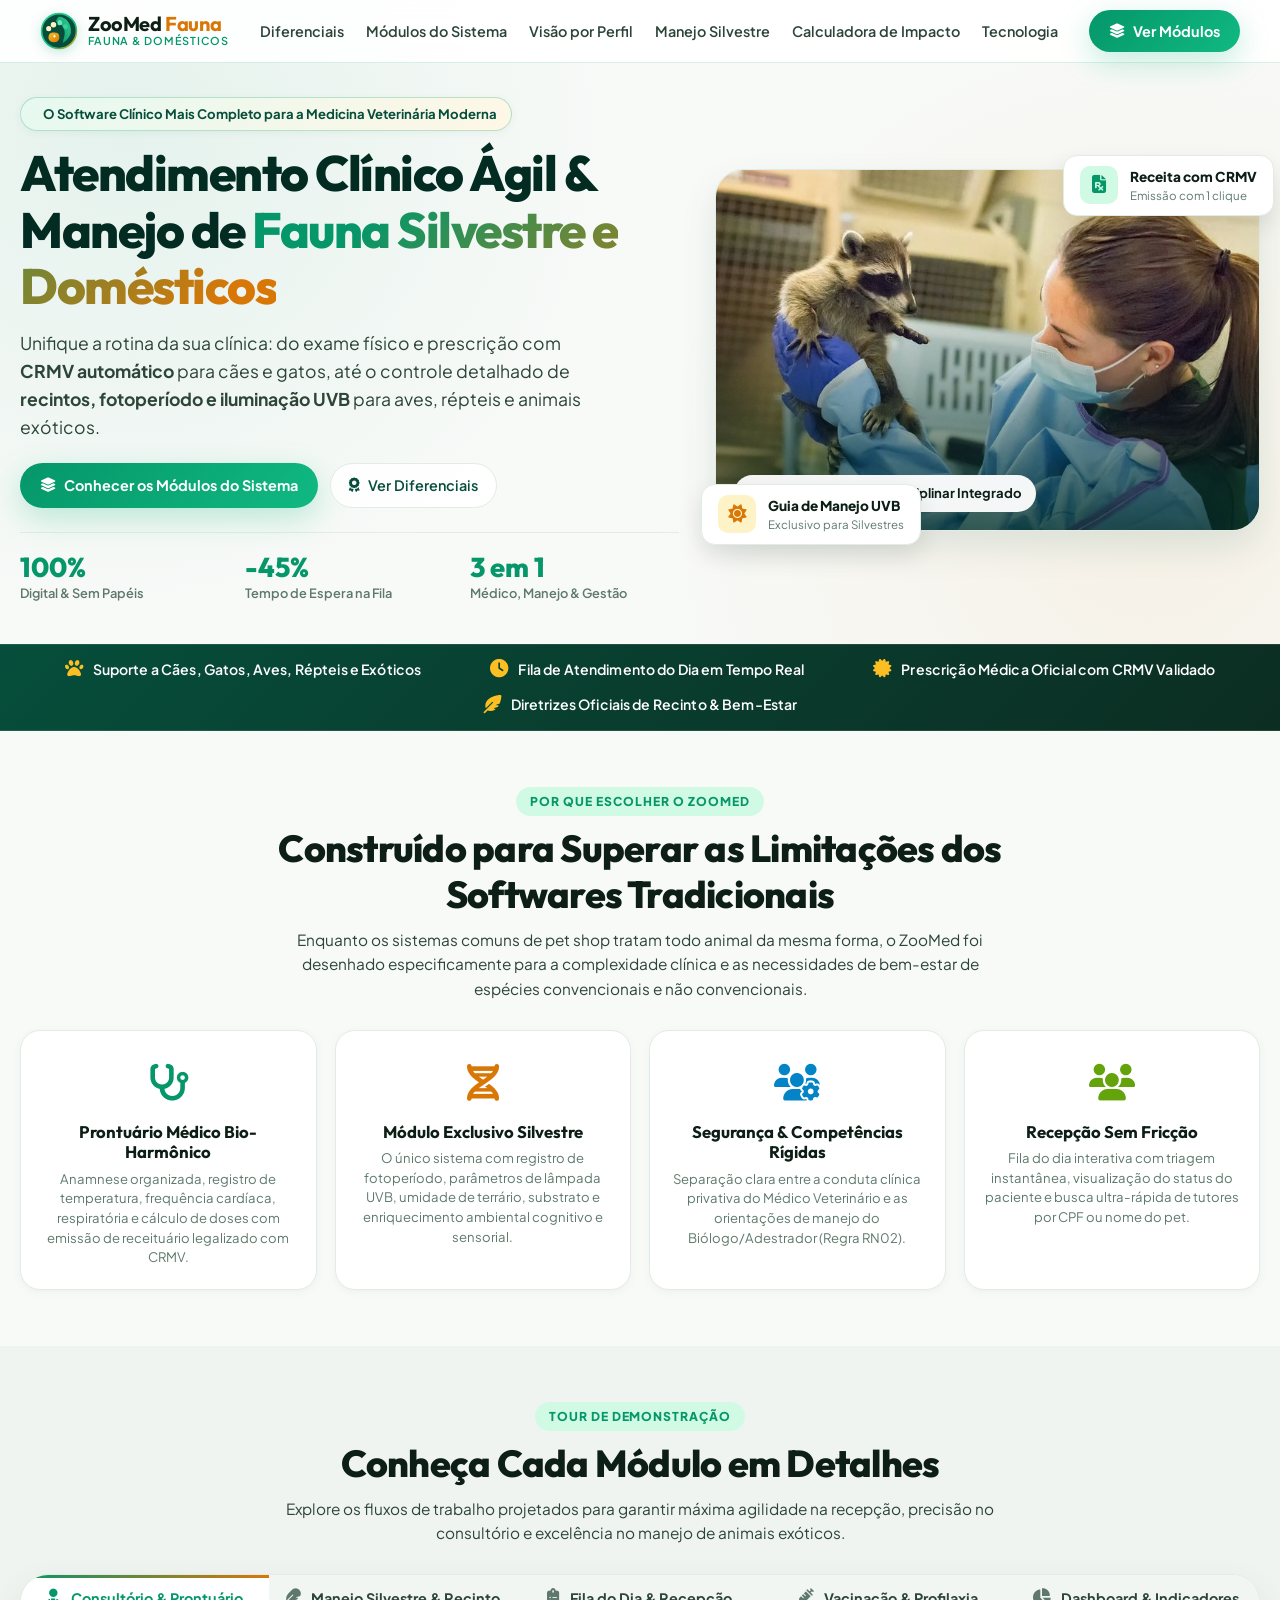
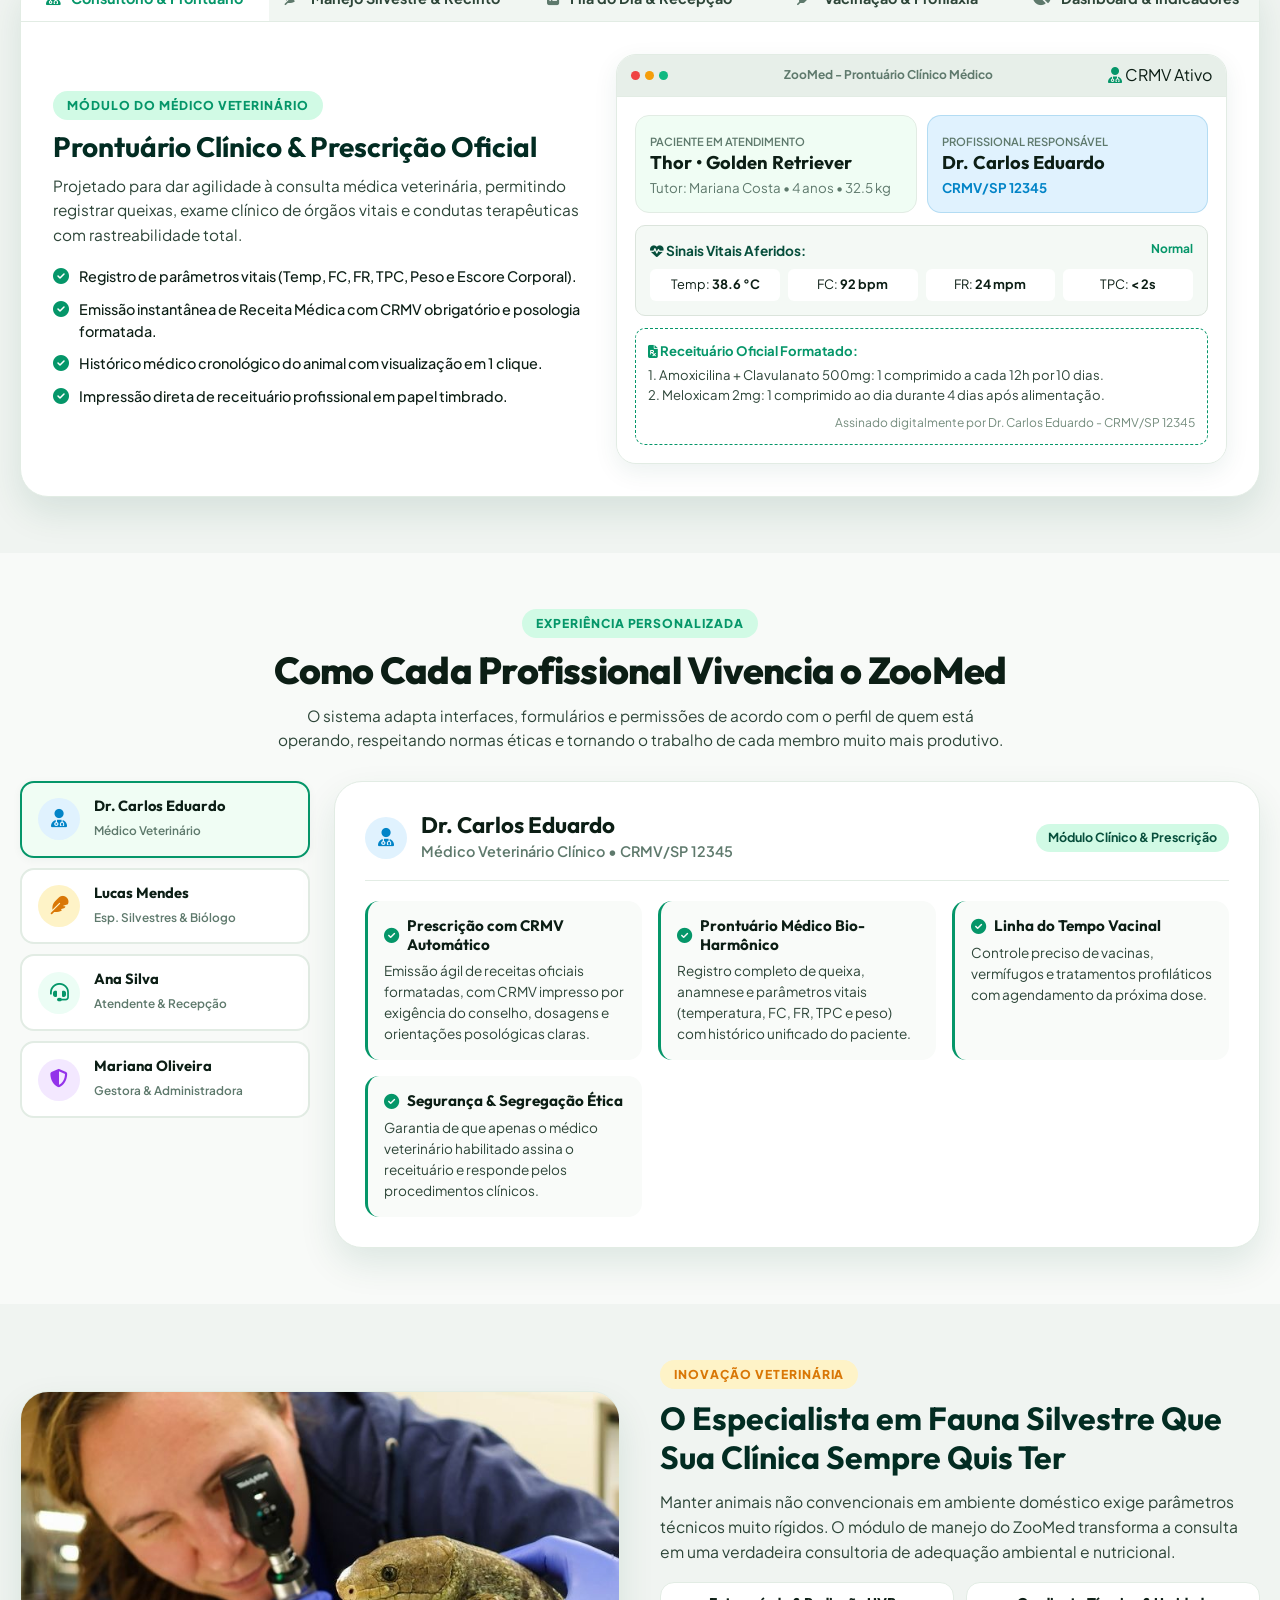
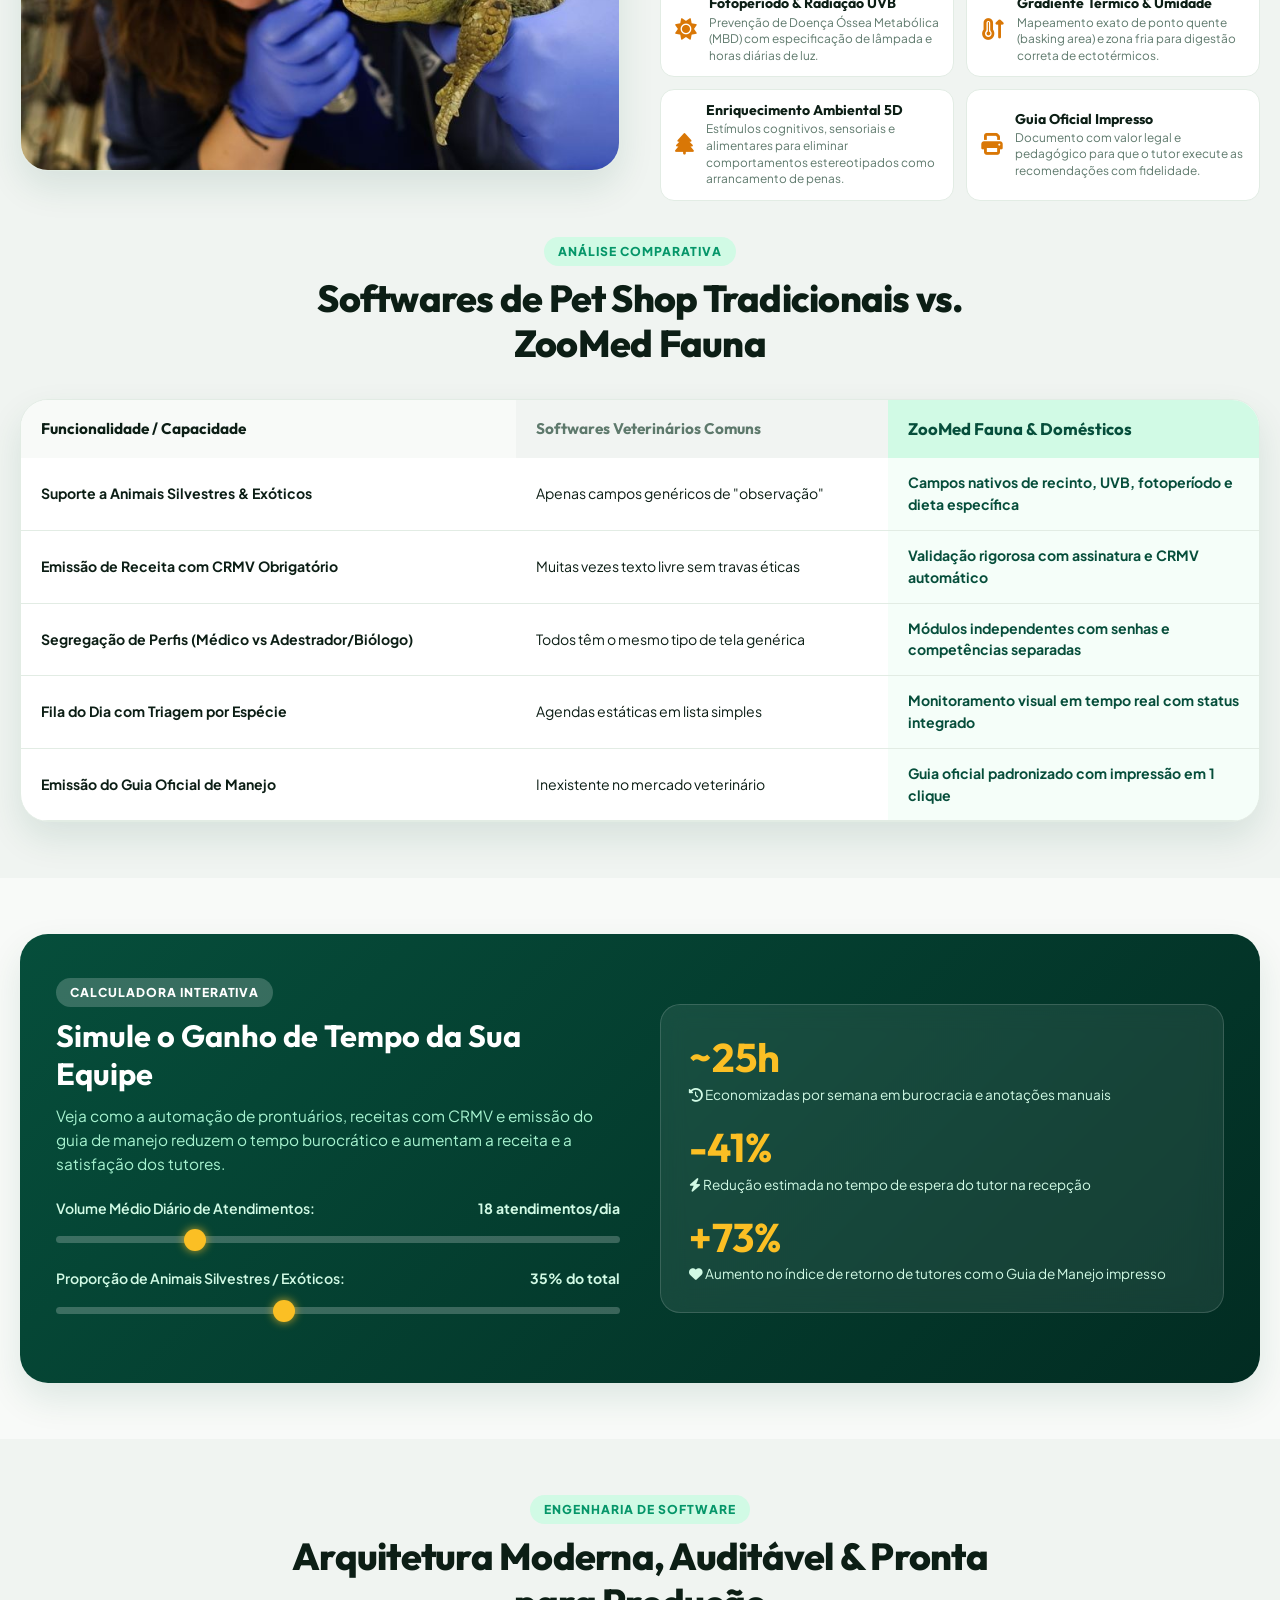
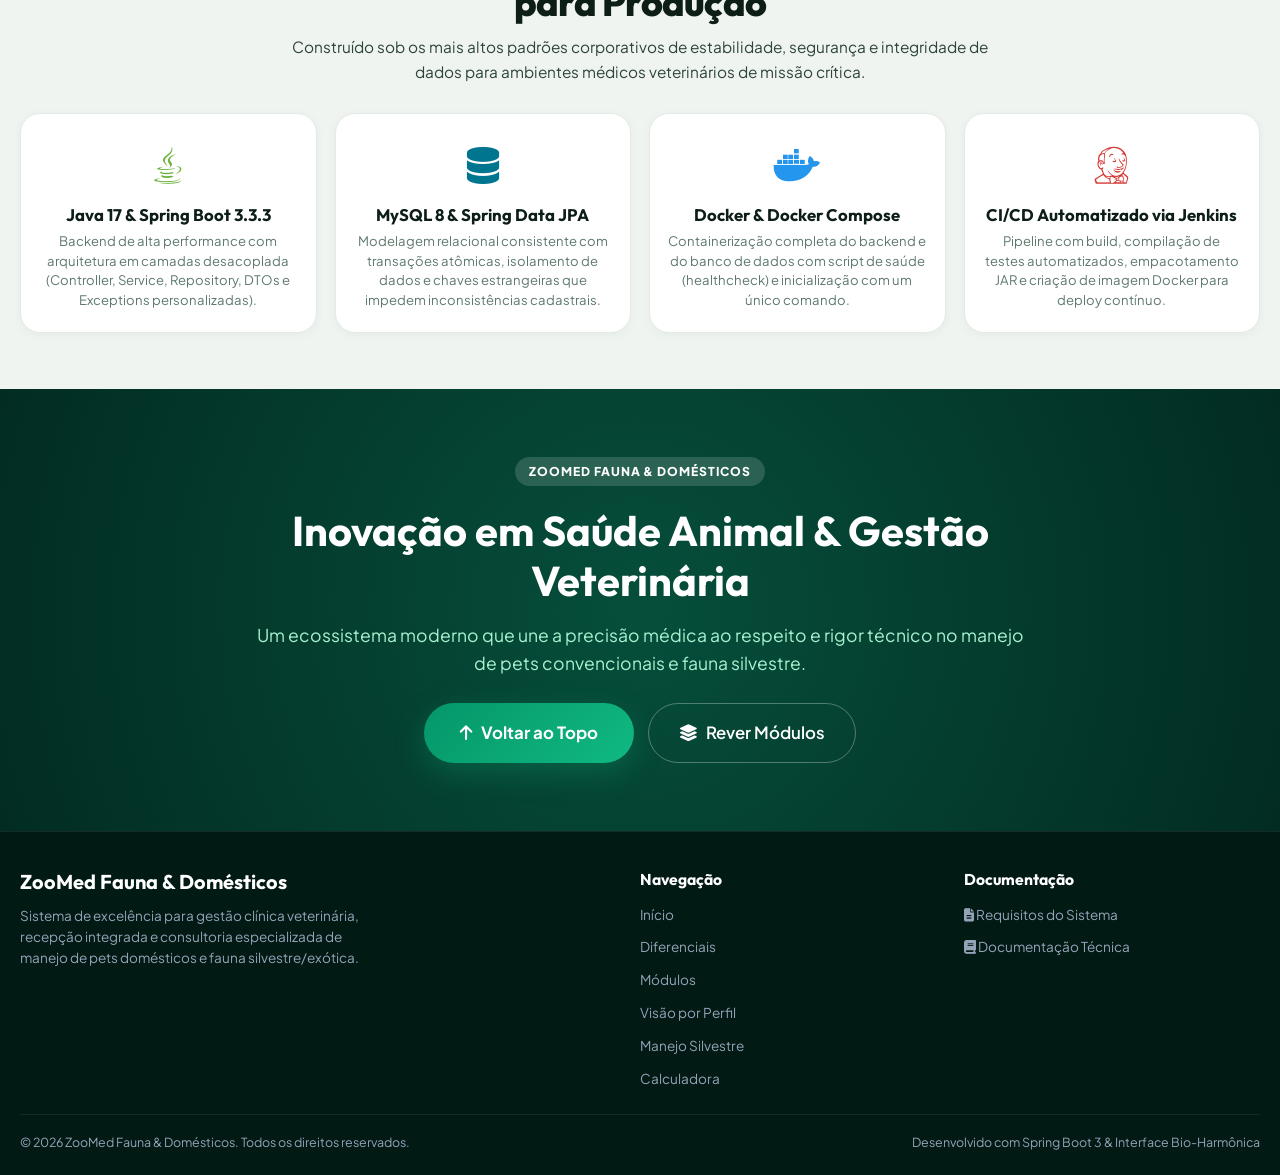
<file: frontend/portfolio.html>
<!DOCTYPE html>
<html lang="pt-BR">
<head>
  <meta charset="UTF-8">
  <meta name="viewport" content="width=device-width, initial-scale=1.0">
  <title>ZooMed Fauna & Domésticos | Showcase & Apresentação Comercial do Sistema</title>
  <meta name="description" content="Apresentação executiva e comercial do ZooMed: O primeiro software clínico veterinário e de consultoria de manejo unificado para pets domésticos e fauna silvestre/exótica.">
  <meta name="keywords" content="clínica veterinária, pets silvestres, animais exóticos, prontuário veterinário, CRMV, guia de manejo silvestre, gestão veterinária">
  <meta name="author" content="ZooMed Fauna & Domésticos">

  <!-- Open Graph / Redes Sociais -->
  <meta property="og:type" content="website">
  <meta property="og:title" content="ZooMed Fauna & Domésticos - Sistema de Gestão Veterinária Integrada">
  <meta property="og:description" content="Gestão clínica ágil, prontuário médico com CRMV e guia oficial de manejo para animais silvestres e domésticos.">
  <meta property="og:image" content="assets/images/principal-silvestre.jpg">

  <!-- Fontes & Ícones -->
  <link rel="stylesheet" href="https://cdnjs.cloudflare.com/ajax/libs/font-awesome/6.4.0/css/all.min.css">
  <link rel="stylesheet" href="css/portfolio.css">
</head>
<body>

  <!-- ========================================================================= -->
  <!-- NAVBAR FIXA / CABEÇALHO COM GLASSMORPHISM                                  -->
  <!-- ========================================================================= -->
  <header class="showcase-header">
    <div class="header-container">
      <a href="#hero" class="brand-link">
        <svg class="brand-logo-icon" viewBox="0 0 48 48" fill="none" xmlns="http://www.w3.org/2000/svg">
          <defs>
            <linearGradient id="nav-grad-primary" x1="0%" y1="0%" x2="100%" y2="100%">
              <stop offset="0%" stop-color="#34d399" />
              <stop offset="60%" stop-color="#10b981" />
              <stop offset="100%" stop-color="#f59e0b" />
            </linearGradient>
            <linearGradient id="nav-grad-leaf" x1="0%" y1="100%" x2="100%" y2="0%">
              <stop offset="0%" stop-color="#059669" />
              <stop offset="100%" stop-color="#34d399" />
            </linearGradient>
            <linearGradient id="nav-grad-amber" x1="0%" y1="0%" x2="100%" y2="100%">
              <stop offset="0%" stop-color="#fbbf24" />
              <stop offset="100%" stop-color="#d97706" />
            </linearGradient>
          </defs>
          <circle cx="24" cy="24" r="22" fill="#064e3b" stroke="url(#nav-grad-primary)" stroke-width="2" />
          <path d="M24 6 C32 6 40 14 39 26 C38 31 34 36 29 39 C29 35 32 30 31 24 C30 18 25 14 20 12 C21 9 23 6 24 6Z" fill="url(#nav-grad-leaf)" opacity="0.95" />
          <path d="M16 26 C12 26 10 30 11 34 C12 37 16 39 20 38 C24 37 25 33 24 29 C23 26 19 26 16 26 Z" fill="url(#nav-grad-amber)" />
          <circle cx="11" cy="21" r="3.2" fill="#fef3c7" />
          <circle cx="17" cy="16" r="3.5" fill="#fef3c7" />
          <path d="M23 11 C25 9 28 11 28 14 C28 17 24 18 22 15 C22 13 22 12 23 11 Z" fill="#6ee7b7" />
          <path d="M30 16 C33 14 36 17 35 20 C34 23 31 22 29 19 C29 17 29 17 30 16 Z" fill="#34d399" />
          <path d="M17 30.5 H19.5 M18.25 29.25 V31.75" stroke="#ffffff" stroke-width="1.2" stroke-linecap="round" />
        </svg>
        <div class="brand-text">
          <h2>ZooMed <span>Fauna</span></h2>
          <span class="brand-tag">Fauna & Domésticos</span>
        </div>
      </a>

      <nav>
        <ul class="nav-links" id="portfolio-nav-links">
          <li><a href="#diferenciais">Diferenciais</a></li>
          <li><a href="#tour">Módulos do Sistema</a></li>
          <li><a href="#simulador">Visão por Perfil</a></li>
          <li><a href="#silvestres">Manejo Silvestre</a></li>
          <li><a href="#impacto">Calculadora de Impacto</a></li>
          <li><a href="#arquitetura">Tecnologia</a></li>
        </ul>
      </nav>

      <div class="header-actions">
        <a href="#tour" class="btn-primary header-cta-btn">
          <i class="fa-solid fa-layer-group"></i> Ver Módulos
        </a>
        <button type="button" class="portfolio-mobile-toggle" id="portfolio-mobile-toggle" onclick="togglePortfolioMenu()" aria-label="Menu de Navegação">
          <i class="fa-solid fa-bars"></i>
        </button>
      </div>
    </div>
  </header>

  <!-- ========================================================================= -->
  <!-- HERO SECTION                                                              -->
  <!-- ========================================================================= -->
  <section id="hero" class="hero-section">
    <div class="hero-container">
      <div class="hero-content">
        <div class="hero-badge">
          <i class="fa-solid fa-sparkles"></i>
          <span>O Software Clínico Mais Completo para a Medicina Veterinária Moderna</span>
        </div>

        <h1 class="hero-title">
          Atendimento Clínico Ágil & Manejo de <span class="gradient-text">Fauna Silvestre e Domésticos</span>
        </h1>

        <p class="hero-subtitle">
          Unifique a rotina da sua clínica: do exame físico e prescrição com <strong>CRMV automático</strong> para cães e gatos, até o controle detalhado de <strong>recintos, fotoperíodo e iluminação UVB</strong> para aves, répteis e animais exóticos.
        </p>

        <div class="hero-actions">
          <a href="#tour" class="btn-primary">
            <i class="fa-solid fa-layer-group"></i> Conhecer os Módulos do Sistema
          </a>
          <a href="#diferenciais" class="btn-secondary">
            <i class="fa-solid fa-award"></i> Ver Diferenciais
          </a>
        </div>

        <div class="hero-stats-strip">
          <div class="stat-item">
            <h3>100%</h3>
            <p>Digital & Sem Papéis</p>
          </div>
          <div class="stat-item">
            <h3>-45%</h3>
            <p>Tempo de Espera na Fila</p>
          </div>
          <div class="stat-item">
            <h3>3 em 1</h3>
            <p>Médico, Manejo & Gestão</p>
          </div>
        </div>
      </div>

      <!-- Card Visual com Imagem Real do Ecossistema -->
      <div class="hero-visual">
        <div class="hero-main-card">
          <div class="hero-image-wrap">
            <img src="assets/images/principal-silvestre.jpg" alt="Veterinária especialista em atendimento de fauna silvestre e pets exóticos" style="object-position: center 25%;">
            <div class="hero-image-overlay">
              <div class="hero-overlay-tag">
                <i class="fa-solid fa-shield-heart"></i>
                <span>Atendimento Multidisciplinar Integrado</span>
              </div>
            </div>
          </div>
        </div>

        <!-- Badges Flutuantes -->
        <div class="hero-floating-badge badge-top-right">
          <div class="badge-icon-box green">
            <i class="fa-solid fa-file-prescription"></i>
          </div>
          <div>
            <div class="badge-text-title">Receita com CRMV</div>
            <div class="badge-text-sub">Emissão com 1 clique</div>
          </div>
        </div>

        <div class="hero-floating-badge badge-bottom-left">
          <div class="badge-icon-box amber">
            <i class="fa-solid fa-sun"></i>
          </div>
          <div>
            <div class="badge-text-title">Guia de Manejo UVB</div>
            <div class="badge-text-sub">Exclusivo para Silvestres</div>
          </div>
        </div>
      </div>
    </div>
  </section>

  <!-- ========================================================================= -->
  <!-- BARRA DE DESTAQUES RÁPIDOS                                                -->
  <!-- ========================================================================= -->
  <div class="highlights-bar">
    <div class="highlights-container">
      <div class="highlight-pill">
        <i class="fa-solid fa-paw"></i>
        <span>Suporte a Cães, Gatos, Aves, Répteis e Exóticos</span>
      </div>
      <div class="highlight-pill">
        <i class="fa-solid fa-clock"></i>
        <span>Fila de Atendimento do Dia em Tempo Real</span>
      </div>
      <div class="highlight-pill">
        <i class="fa-solid fa-certificate"></i>
        <span>Prescrição Médica Oficial com CRMV Validado</span>
      </div>
      <div class="highlight-pill">
        <i class="fa-solid fa-feather-pointed"></i>
        <span>Diretrizes Oficiais de Recinto & Bem-Estar</span>
      </div>
    </div>
  </div>

  <!-- ========================================================================= -->
  <!-- PILARES DE VALOR / DIFERENCIAIS                                           -->
  <!-- ========================================================================= -->
  <section id="diferenciais" class="section">
    <div class="section-container">
      <div class="section-header">
        <span class="section-tag">Por Que Escolher o ZooMed</span>
        <h2 class="section-title">Construído para Superar as Limitações dos Softwares Tradicionais</h2>
        <p class="section-desc">
          Enquanto os sistemas comuns de pet shop tratam todo animal da mesma forma, o ZooMed foi desenhado especificamente para a complexidade clínica e as necessidades de bem-estar de espécies convencionais e não convencionais.
        </p>
      </div>

      <div class="tech-grid">
        <div class="tech-card">
          <div class="tech-icon" style="color:var(--p-emerald);">
            <i class="fa-solid fa-stethoscope"></i>
          </div>
          <h4>Prontuário Médico Bio-Harmônico</h4>
          <p>Anamnese organizada, registro de temperatura, frequência cardíaca, respiratória e cálculo de doses com emissão de receituário legalizado com CRMV.</p>
        </div>

        <div class="tech-card">
          <div class="tech-icon" style="color:var(--p-amber);">
            <i class="fa-solid fa-dna"></i>
          </div>
          <h4>Módulo Exclusivo Silvestre</h4>
          <p>O único sistema com registro de fotoperíodo, parâmetros de lâmpada UVB, umidade de terrário, substrato e enriquecimento ambiental cognitivo e sensorial.</p>
        </div>

        <div class="tech-card">
          <div class="tech-icon" style="color:var(--p-lagoon);">
            <i class="fa-solid fa-users-gear"></i>
          </div>
          <h4>Segurança & Competências Rígidas</h4>
          <p>Separação clara entre a conduta clínica privativa do Médico Veterinário e as orientações de manejo do Biólogo/Adestrador (Regra RN02).</p>
        </div>

        <div class="tech-card">
          <div class="tech-icon" style="color:var(--p-reptil);">
            <i class="fa-solid fa-users"></i>
          </div>
          <h4>Recepção Sem Fricção</h4>
          <p>Fila do dia interativa com triagem instantânea, visualização do status do paciente e busca ultra-rápida de tutores por CPF ou nome do pet.</p>
        </div>
      </div>
    </div>
  </section>

  <!-- ========================================================================= -->
  <!-- TOUR INTERATIVO DAS TELAS DO SISTEMA                                      -->
  <!-- ========================================================================= -->
  <section id="tour" class="section section-alt">
    <div class="section-container">
      <div class="section-header">
        <span class="section-tag">Tour de Demonstração</span>
        <h2 class="section-title">Conheça Cada Módulo em Detalhes</h2>
        <p class="section-desc">
          Explore os fluxos de trabalho projetados para garantir máxima agilidade na recepção, precisão no consultório e excelência no manejo de animais exóticos.
        </p>
      </div>

      <div class="tour-wrapper">
        <!-- Barra de Abas de Navegação -->
        <div class="tour-tabs-header">
          <button type="button" class="tour-tab-btn active" data-target="tour-vet">
            <i class="fa-solid fa-user-doctor"></i> Consultório & Prontuário
          </button>
          <button type="button" class="tour-tab-btn" data-target="tour-silvestre">
            <i class="fa-solid fa-feather"></i> Manejo Silvestre & Recinto
          </button>
          <button type="button" class="tour-tab-btn" data-target="tour-recepcao">
            <i class="fa-solid fa-clipboard-list"></i> Fila do Dia & Recepção
          </button>
          <button type="button" class="tour-tab-btn" data-target="tour-vacinas">
            <i class="fa-solid fa-syringe"></i> Vacinação & Profilaxia
          </button>
          <button type="button" class="tour-tab-btn" data-target="tour-dashboard">
            <i class="fa-solid fa-chart-pie"></i> Dashboard & Indicadores
          </button>
        </div>

        <!-- Painel 1: Consultório Médico -->
        <div id="tour-vet" class="tour-content-panel active">
          <div class="tour-info-side">
            <span class="section-tag">Módulo do Médico Veterinário</span>
            <h3>Prontuário Clínico & Prescrição Oficial</h3>
            <p>
              Projetado para dar agilidade à consulta médica veterinária, permitindo registrar queixas, exame clínico de órgãos vitais e condutas terapêuticas com rastreabilidade total.
            </p>
            <ul class="tour-feature-list">
              <li><i class="fa-solid fa-circle-check"></i> Registro de parâmetros vitais (Temp, FC, FR, TPC, Peso e Escore Corporal).</li>
              <li><i class="fa-solid fa-circle-check"></i> Emissão instantânea de Receita Médica com CRMV obrigatório e posologia formatada.</li>
              <li><i class="fa-solid fa-circle-check"></i> Histórico médico cronológico do animal com visualização em 1 clique.</li>
              <li><i class="fa-solid fa-circle-check"></i> Impressão direta de receituário profissional em papel timbrado.</li>
            </ul>
          </div>

          <div class="tour-mockup-frame">
            <div class="mockup-window-bar">
              <div class="mockup-dots">
                <span class="dot-red"></span>
                <span class="dot-yellow"></span>
                <span class="dot-green"></span>
              </div>
              <span class="mockup-title">ZooMed - Prontuário Clínico Médico</span>
              <span><i class="fa-solid fa-user-doctor" style="color:var(--p-emerald);"></i> CRMV Ativo</span>
            </div>
            <div class="mockup-screen-body">
              <div class="mockup-row">
                <div class="mockup-card-metric">
                  <span>PACIENTE EM ATENDIMENTO</span>
                  <h4>Thor • Golden Retriever</h4>
                  <small style="color:var(--p-text-muted);">Tutor: Mariana Costa • 4 anos • 32.5 kg</small>
                </div>
                <div class="mockup-card-metric blue">
                  <span>PROFISSIONAL RESPONSÁVEL</span>
                  <h4>Dr. Carlos Eduardo</h4>
                  <small style="color:var(--p-lagoon); font-weight:700;">CRMV/SP 12345</small>
                </div>
              </div>

              <div style="background:#f4f9f5; padding:14px; border-radius:10px; border:1px solid #dbe4dc;">
                <div style="display:flex; justify-content:space-between; margin-bottom:8px;">
                  <strong style="font-size:0.85rem; color:#064e3b;"><i class="fa-solid fa-heart-pulse"></i> Sinais Vitais Aferidos:</strong>
                  <span style="font-size:0.75rem; color:#059669; font-weight:700;">Normal</span>
                </div>
                <div style="display:grid; grid-template-columns:repeat(4,1fr); gap:8px; font-size:0.8rem; text-align:center;">
                  <div style="background:#fff; padding:6px; border-radius:6px;">Temp: <strong>38.6 °C</strong></div>
                  <div style="background:#fff; padding:6px; border-radius:6px;">FC: <strong>92 bpm</strong></div>
                  <div style="background:#fff; padding:6px; border-radius:6px;">FR: <strong>24 mpm</strong></div>
                  <div style="background:#fff; padding:6px; border-radius:6px;">TPC: <strong>&lt; 2s</strong></div>
                </div>
              </div>

              <div style="background:#fff; border:1px dashed #059669; padding:12px; border-radius:10px; font-size:0.82rem;">
                <strong style="color:#059669;"><i class="fa-solid fa-file-prescription"></i> Receituário Oficial Formatado:</strong>
                <p style="margin-top:4px; color:#2d4538;">1. Amoxicilina + Clavulanato 500mg: 1 comprimido a cada 12h por 10 dias.</p>
                <p style="color:#2d4538;">2. Meloxicam 2mg: 1 comprimido ao dia durante 4 dias após alimentação.</p>
                <div style="margin-top:8px; text-align:right; font-size:0.75rem; color:#748c7d;">
                  Assinado digitalmente por Dr. Carlos Eduardo - CRMV/SP 12345
                </div>
              </div>
            </div>
          </div>
        </div>

        <!-- Painel 2: Manejo Silvestre -->
        <div id="tour-silvestre" class="tour-content-panel">
          <div class="tour-info-side">
            <span class="section-tag amber">Módulo Exclusivo Silvestre</span>
            <h3>Consultoria de Manejo & Auditoria de Recinto</h3>
            <p>
              Mais de 80% dos problemas de saúde em aves, répteis e roedores decorrem de erros ambientais. O ZooMed possui ferramentas dedicadas para adequação de habitat e comportamento animal.
            </p>
            <ul class="tour-feature-list">
              <li><i class="fa-solid fa-circle-check" style="color:var(--p-amber);"></i> Avaliação de Recinto: Dimensões (C x L x A), tipo de substrato e ventilação.</li>
              <li><i class="fa-solid fa-circle-check" style="color:var(--p-amber);"></i> Iluminação & UVB: Fotoperíodo diário (horas), espectro UVB e potência.</li>
              <li><i class="fa-solid fa-circle-check" style="color:var(--p-amber);"></i> Gradiente Térmico: Registro de ponto quente e ponto frio para répteis ectotérmicos.</li>
              <li><i class="fa-solid fa-circle-check" style="color:var(--p-amber);"></i> Emissão do <strong>Guia Oficial de Manejo Silvestre</strong> para o tutor seguir em casa.</li>
            </ul>
          </div>

          <div class="tour-mockup-frame">
            <div class="mockup-window-bar">
              <div class="mockup-dots">
                <span class="dot-red"></span>
                <span class="dot-yellow"></span>
                <span class="dot-green"></span>
              </div>
              <span class="mockup-title">ZooMed - Guia Oficial de Manejo Silvestre</span>
              <span><i class="fa-solid fa-feather" style="color:var(--p-amber);"></i> Esp. Silvestres</span>
            </div>
            <div class="mockup-screen-body">
              <div class="mockup-row">
                <div class="mockup-card-metric amber">
                  <span>PACIENTE SILVESTRE</span>
                  <h4>Loki • Iguana Verde</h4>
                  <small style="color:var(--p-amber); font-weight:700;">Espécie: Iguana iguana • 1.8 kg</small>
                </div>
                <div class="mockup-card-metric">
                  <span>ESPECIALISTA RESPONSÁVEL</span>
                  <h4>Lucas Mendes</h4>
                  <small style="color:var(--p-emerald); font-weight:700;">Biólogo & Consultor Comportamental</small>
                </div>
              </div>

              <div style="display:grid; grid-template-columns:1fr 1fr; gap:10px;">
                <div style="background:#fffbeb; border:1px solid #fef3c7; padding:10px; border-radius:8px; font-size:0.8rem;">
                  <strong style="color:#b45309;"><i class="fa-solid fa-sun"></i> Iluminação & UVB:</strong>
                  <div style="margin-top:4px;">• Lâmpada UVB 10.0 (distância: 30cm)</div>
                  <div>• Fotoperíodo: 12h claro / 12h escuro</div>
                </div>
                <div style="background:#fffbeb; border:1px solid #fef3c7; padding:10px; border-radius:8px; font-size:0.8rem;">
                  <strong style="color:#b45309;"><i class="fa-solid fa-temperature-three-quarters"></i> Gradiente Térmico:</strong>
                  <div style="margin-top:4px;">• Ponto Quente (Basking): 34 °C</div>
                  <div>• Zona Fria: 26 °C • Umidade: 70%</div>
                </div>
              </div>

              <div style="background:#f4fdf8; border:1px solid #d1fae5; padding:10px; border-radius:8px; font-size:0.8rem;">
                <strong style="color:#059669;"><i class="fa-solid fa-puzzle-piece"></i> Enriquecimento Ambiental 5D Prescrito:</strong>
                <p style="margin-top:3px; color:#2d4538;">Troncos de cortiça rugosa para escalada, foliage densa para segurança e forrageamento de folhas escuras frescas.</p>
              </div>
            </div>
          </div>
        </div>

        <!-- Painel 3: Fila do Dia & Recepção -->
        <div id="tour-recepcao" class="tour-content-panel">
          <div class="tour-info-side">
            <span class="section-tag">Recepção & Triagem</span>
            <h3>Fila de Espera Dinâmica em Tempo Real</h3>
            <p>
              Controle sem atritos: acompanhe exatamente quem chegou, quem está em triagem, em consulta clínica e quem já foi liberado, sincronizado instantaneamente entre a recepção e os consultórios.
            </p>
            <ul class="tour-feature-list">
              <li><i class="fa-solid fa-circle-check"></i> Indicadores por status: <em>Agendado, Aguardando, Em Atendimento, Finalizado</em>.</li>
              <li><i class="fa-solid fa-circle-check"></i> Triagem visual rápida com fotos e badges por categoria (Doméstico, Silvestre ou Exótico).</li>
              <li><i class="fa-solid fa-circle-check"></i> Cadastro rápido de novos tutores e múltiplos pets com verificação de CPF.</li>
              <li><i class="fa-solid fa-circle-check"></i> Redução de filas e cancelamentos com histórico de comparecimento.</li>
            </ul>
          </div>

          <div class="tour-mockup-frame">
            <div class="mockup-window-bar">
              <div class="mockup-dots">
                <span class="dot-red"></span>
                <span class="dot-yellow"></span>
                <span class="dot-green"></span>
              </div>
              <span class="mockup-title">ZooMed - Fila de Atendimento do Dia</span>
              <span><i class="fa-solid fa-list-check" style="color:var(--p-emerald);"></i> 18 Pacientes Hoje</span>
            </div>
            <div class="mockup-screen-body">
              <table class="mockup-table-preview">
                <thead>
                  <tr>
                    <th>Horário</th>
                    <th>Animal / Espécie</th>
                    <th>Tutor</th>
                    <th>Profissional</th>
                    <th>Status</th>
                  </tr>
                </thead>
                <tbody>
                  <tr>
                    <td><strong>09:30</strong></td>
                    <td><strong>Pipoca</strong> (Calopsita)</td>
                    <td>Fernanda Lima</td>
                    <td>Lucas Mendes</td>
                    <td><span class="badge-status-mock atendimento">Em Atendimento</span></td>
                  </tr>
                  <tr>
                    <td><strong>10:00</strong></td>
                    <td><strong>Max</strong> (Border Collie)</td>
                    <td>Roberto Alves</td>
                    <td>Dr. Carlos Eduardo</td>
                    <td><span class="badge-status-mock aguardando">Aguardando</span></td>
                  </tr>
                  <tr>
                    <td><strong>10:30</strong></td>
                    <td><strong>Freya</strong> (Gato Siamês)</td>
                    <td>Camila Rocha</td>
                    <td>Dr. Carlos Eduardo</td>
                    <td><span class="badge-status-mock finalizado">Finalizado</span></td>
                  </tr>
                  <tr>
                    <td><strong>11:00</strong></td>
                    <td><strong>Nagini</strong> (Corn Snake)</td>
                    <td>Felipe Ramos</td>
                    <td>Lucas Mendes</td>
                    <td><span class="badge-status-mock aguardando">Aguardando</span></td>
                  </tr>
                </tbody>
              </table>

              <div style="display:flex; justify-content:space-between; background:#edf7f0; padding:12px; border-radius:8px; font-size:0.8rem;">
                <div><i class="fa-solid fa-clock"></i> Tempo médio de espera hoje: <strong>11 min</strong></div>
                <div><i class="fa-solid fa-check-double" style="color:var(--p-emerald);"></i> 14 consultas realizadas com sucesso</div>
              </div>
            </div>
          </div>
        </div>

        <!-- Painel 4: Vacinas -->
        <div id="tour-vacinas" class="tour-content-panel">
          <div class="tour-info-side">
            <span class="section-tag">Medicina Preventiva</span>
            <h3>Carteira de Vacinas & Linha do Tempo Imunológica</h3>
            <p>
              Fidelize seus clientes e garanta que nenhum reforço passe despercebido. Gestão de vacinas virais, bacterianas e vermifugação com histórico vitalício.
            </p>
            <ul class="tour-feature-list">
              <li><i class="fa-solid fa-circle-check"></i> Controle de lote, fabricante, data de aplicação e data exata de revacinação.</li>
              <li><i class="fa-solid fa-circle-check"></i> Protocolos preventivos para cães (V10, Antirrábica, Giárida), gatos (V4, V5) e silvestres.</li>
              <li><i class="fa-solid fa-circle-check"></i> Histórico unificado impresso com facilidade para viagens e comprovantes.</li>
            </ul>
          </div>

          <div class="tour-mockup-frame">
            <div class="mockup-window-bar">
              <div class="mockup-dots">
                <span class="dot-red"></span>
                <span class="dot-yellow"></span>
                <span class="dot-green"></span>
              </div>
              <span class="mockup-title">ZooMed - Histórico Imunológico</span>
              <span><i class="fa-solid fa-shield-virus" style="color:var(--p-emerald);"></i> Imunização</span>
            </div>
            <div class="mockup-screen-body">
              <div style="background:#f0fdf4; border:1px solid #bbf7d0; padding:12px; border-radius:8px; display:flex; justify-content:space-between; align-items:center;">
                <div>
                  <h4 style="font-size:0.95rem; color:#065f46;"><i class="fa-solid fa-shield"></i> Protocolo Vacinal em Dia</h4>
                  <p style="font-size:0.78rem; color:#166534;">Paciente: Luna (Golden Retriever) • Tutor: Rodrigo Mendes</p>
                </div>
                <span style="background:#dcfce7; color:#15803d; font-weight:700; font-size:0.75rem; padding:4px 10px; border-radius:50px;">Ativo</span>
              </div>

              <div style="display:flex; flex-direction:column; gap:8px;">
                <div style="display:flex; justify-content:space-between; background:#fff; border:1px solid #e2ece4; padding:10px; border-radius:6px; font-size:0.8rem;">
                  <div><strong>Vacina Múltipla V10 (Zoetis)</strong><br><small style="color:#748c7d;">Dose 3/3 • Lote: 99421A</small></div>
                  <div style="text-align:right;"><span style="color:#059669; font-weight:700;">Aplicada</span><br><small>Reforço: 15/10/2027</small></div>
                </div>
                <div style="display:flex; justify-content:space-between; background:#fff; border:1px solid #e2ece4; padding:10px; border-radius:6px; font-size:0.8rem;">
                  <div><strong>Vacina Antirrábica Felina/Canina</strong><br><small style="color:#748c7d;">Dose Anual • Lote: 44219B</small></div>
                  <div style="text-align:right;"><span style="color:#059669; font-weight:700;">Aplicada</span><br><small>Reforço: 20/08/2027</small></div>
                </div>
              </div>
            </div>
          </div>
        </div>

        <!-- Painel 5: Dashboard Executivo -->
        <div id="tour-dashboard" class="tour-content-panel">
          <div class="tour-info-side">
            <span class="section-tag">Inteligência de Gestão</span>
            <h3>Painel Executivo & Métricas Estratégicas</h3>
            <p>
              Tome decisões baseadas em dados em tempo real: volume de atendimentos diários, taxa de ocupação dos consultórios e distribuição por tipos de espécies.
            </p>
            <ul class="tour-feature-list">
              <li><i class="fa-solid fa-circle-check"></i> Distribuição estatística entre caninos, felinos, aves, répteis e pequenos mamíferos.</li>
              <li><i class="fa-solid fa-circle-check"></i> Taxa de conversão de atendimentos e rotatividade dos leitos e salas.</li>
              <li><i class="fa-solid fa-circle-check"></i> Monitoramento de faturamento e agendamentos futuros da clínica.</li>
            </ul>
          </div>

          <div class="tour-mockup-frame">
            <div class="mockup-window-bar">
              <div class="mockup-dots">
                <span class="dot-red"></span>
                <span class="dot-yellow"></span>
                <span class="dot-green"></span>
              </div>
              <span class="mockup-title">ZooMed - Dashboard Administrativo</span>
              <span><i class="fa-solid fa-chart-line" style="color:var(--p-emerald);"></i> KPI Ao Vivo</span>
            </div>
            <div class="mockup-screen-body">
              <div class="mockup-row">
                <div class="mockup-card-metric">
                  <span>ATENDIMENTOS HOJE</span>
                  <h4>24 Pacientes</h4>
                  <small style="color:#059669; font-weight:700;">+18% vs semana passada</small>
                </div>
                <div class="mockup-card-metric amber">
                  <span>SILVESTRES / EXÓTICOS</span>
                  <h4>38% do Total</h4>
                  <small style="color:#d97706; font-weight:700;">Aves, Répteis & Roedores</small>
                </div>
              </div>

              <div style="background:#fff; border:1px solid #e2ece4; padding:14px; border-radius:10px;">
                <strong style="font-size:0.85rem; color:#064e3b;"><i class="fa-solid fa-pie-chart"></i> Distribuição por Espécie Atendida:</strong>
                <div style="display:flex; gap:12px; margin-top:10px; font-size:0.78rem;">
                  <span style="background:#e0f2fe; color:#0369a1; padding:4px 10px; border-radius:6px; font-weight:700;">Caninos: 42%</span>
                  <span style="background:#fef3c7; color:#92400e; padding:4px 10px; border-radius:6px; font-weight:700;">Aves Silvestres: 24%</span>
                  <span style="background:#ecfccb; color:#4d7c0f; padding:4px 10px; border-radius:6px; font-weight:700;">Répteis: 14%</span>
                  <span style="background:#fae8ff; color:#7e22ce; padding:4px 10px; border-radius:6px; font-weight:700;">Felinos: 20%</span>
                </div>
              </div>
            </div>
          </div>
        </div>
      </div>
    </div>
  </section>

  <!-- ========================================================================= -->
  <!-- SIMULADOR INTERATIVO POR PERFIL DE USUÁRIO                                -->
  <!-- ========================================================================= -->
  <section id="simulador" class="section">
    <div class="section-container">
      <div class="section-header">
        <span class="section-tag">Experiência Personalizada</span>
        <h2 class="section-title">Como Cada Profissional Vivencia o ZooMed</h2>
        <p class="section-desc">
          O sistema adapta interfaces, formulários e permissões de acordo com o perfil de quem está operando, respeitando normas éticas e tornando o trabalho de cada membro muito mais produtivo.
        </p>
      </div>

      <div class="simulator-container">
        <!-- Coluna de Seleção de Perfil -->
        <div class="role-selector-list">
          <div class="role-select-card active" data-role="vet">
            <div class="role-card-avatar blue">
              <i class="fa-solid fa-user-doctor"></i>
            </div>
            <div class="role-card-info">
              <h4>Dr. Carlos Eduardo</h4>
              <span>Médico Veterinário</span>
            </div>
          </div>

          <div class="role-select-card" data-role="adestrador">
            <div class="role-card-avatar amber">
              <i class="fa-solid fa-feather"></i>
            </div>
            <div class="role-card-info">
              <h4>Lucas Mendes</h4>
              <span>Esp. Silvestres & Biólogo</span>
            </div>
          </div>

          <div class="role-select-card" data-role="recepcao">
            <div class="role-card-avatar green">
              <i class="fa-solid fa-headset"></i>
            </div>
            <div class="role-card-info">
              <h4>Ana Silva</h4>
              <span>Atendente & Recepção</span>
            </div>
          </div>

          <div class="role-select-card" data-role="admin">
            <div class="role-card-avatar purple">
              <i class="fa-solid fa-shield-halved"></i>
            </div>
            <div class="role-card-info">
              <h4>Mariana Oliveira</h4>
              <span>Gestora & Administradora</span>
            </div>
          </div>
        </div>

        <!-- Painel Detalhado de Benefícios e Acesso do Perfil Selecionado -->
        <div class="role-detail-display">
          <div class="role-detail-header">
            <div class="role-header-user">
              <div id="sim-user-avatar" class="role-card-avatar blue">
                <i class="fa-solid fa-user-doctor"></i>
              </div>
              <div>
                <h3 id="sim-user-title">Dr. Carlos Eduardo</h3>
                <span id="sim-user-role" style="color:var(--p-text-muted); font-size:0.9rem; font-weight:600;">
                  Médico Veterinário Clínico • CRMV/SP 12345
                </span>
              </div>
            </div>
            <span id="sim-user-badge" class="role-header-badge">Módulo Clínico & Prescrição</span>
          </div>

          <div id="sim-benefits-grid" class="role-grid-benefits">
            <div class="benefit-box">
              <h5><i class="fa-solid fa-circle-check" style="color:var(--p-emerald);"></i> Prescrição com CRMV Automático</h5>
              <p>Emissão ágil de receitas oficiais formatadas, com CRMV impresso por exigência do conselho, dosagens e orientações posológicas claras.</p>
            </div>
            <div class="benefit-box">
              <h5><i class="fa-solid fa-circle-check" style="color:var(--p-emerald);"></i> Prontuário Médico Bio-Harmônico</h5>
              <p>Registro completo de queixa, anamnese e parâmetros vitais (temperatura, FC, FR, TPC e peso) com histórico unificado do paciente.</p>
            </div>
            <div class="benefit-box">
              <h5><i class="fa-solid fa-circle-check" style="color:var(--p-emerald);"></i> Linha do Tempo Vacinal</h5>
              <p>Controle preciso de vacinas, vermífugos e tratamentos profiláticos com agendamento da próxima dose.</p>
            </div>
            <div class="benefit-box">
              <h5><i class="fa-solid fa-circle-check" style="color:var(--p-emerald);"></i> Segurança & Segregação Ética</h5>
              <p>Garantia de que apenas o médico veterinário habilitado assina o receituário e responde pelos procedimentos clínicos.</p>
            </div>
          </div>
        </div>
      </div>
    </div>
  </section>

  <!-- ========================================================================= -->
  <!-- DESTAQUE EXCLUSIVO: MANEJO SILVESTRE                                      -->
  <!-- ========================================================================= -->
  <section id="silvestres" class="section section-alt">
    <div class="section-container">
      <div class="wildlife-feature-grid">
        <div class="wildlife-feature-img">
          <img src="assets/images/manejo-silvestre.jpg" alt="Exame veterinário e consultoria técnica de manejo de réptil e fauna silvestre" style="object-position: center center;">
        </div>

        <div class="wildlife-feature-text">
          <span class="section-tag amber">Inovação Veterinária</span>
          <h3>O Especialista em Fauna Silvestre Que Sua Clínica Sempre Quis Ter</h3>
          <p>
            Manter animais não convencionais em ambiente doméstico exige parâmetros técnicos muito rígidos. O módulo de manejo do ZooMed transforma a consulta em uma verdadeira consultoria de adequação ambiental e nutricional.
          </p>

          <div class="env-specs-grid">
            <div class="env-spec-card">
              <i class="fa-solid fa-sun"></i>
              <div>
                <h5>Fotoperíodo & Radiação UVB</h5>
                <span>Prevenção de Doença Óssea Metabólica (MBD) com especificação de lâmpada e horas diárias de luz.</span>
              </div>
            </div>

            <div class="env-spec-card">
              <i class="fa-solid fa-temperature-arrow-up"></i>
              <div>
                <h5>Gradiente Térmico & Umidade</h5>
                <span>Mapeamento exato de ponto quente (basking area) e zona fria para digestão correta de ectotérmicos.</span>
              </div>
            </div>

            <div class="env-spec-card">
              <i class="fa-solid fa-tree"></i>
              <div>
                <h5>Enriquecimento Ambiental 5D</h5>
                <span>Estímulos cognitivos, sensoriais e alimentares para eliminar comportamentos estereotipados como arrancamento de penas.</span>
              </div>
            </div>

            <div class="env-spec-card">
              <i class="fa-solid fa-print"></i>
              <div>
                <h5>Guia Oficial Impresso</h5>
                <span>Documento com valor legal e pedagógico para que o tutor execute as recomendações com fidelidade.</span>
              </div>
            </div>
          </div>
        </div>
      </div>

      <!-- Tabela Comparativa -->
      <div class="section-header" style="margin-bottom:32px;">
        <span class="section-tag">Análise Comparativa</span>
        <h2 class="section-title">Softwares de Pet Shop Tradicionais vs. ZooMed Fauna</h2>
      </div>

      <div class="comparison-table-wrapper">
        <table class="comparison-table">
          <thead>
            <tr>
              <th>Funcionalidade / Capacidade</th>
              <th>Softwares Veterinários Comuns</th>
              <th>ZooMed Fauna & Domésticos</th>
            </tr>
          </thead>
          <tbody>
            <tr>
              <td><strong>Suporte a Animais Silvestres & Exóticos</strong></td>
              <td>Apenas campos genéricos de "observação"</td>
              <td><strong>Campos nativos de recinto, UVB, fotoperíodo e dieta específica</strong></td>
            </tr>
            <tr>
              <td><strong>Emissão de Receita com CRMV Obrigatório</strong></td>
              <td>Muitas vezes texto livre sem travas éticas</td>
              <td><strong>Validação rigorosa com assinatura e CRMV automático</strong></td>
            </tr>
            <tr>
              <td><strong>Segregação de Perfis (Médico vs Adestrador/Biólogo)</strong></td>
              <td>Todos têm o mesmo tipo de tela genérica</td>
              <td><strong>Módulos independentes com senhas e competências separadas</strong></td>
            </tr>
            <tr>
              <td><strong>Fila do Dia com Triagem por Espécie</strong></td>
              <td>Agendas estáticas em lista simples</td>
              <td><strong>Monitoramento visual em tempo real com status integrado</strong></td>
            </tr>
            <tr>
              <td><strong>Emissão do Guia Oficial de Manejo</strong></td>
              <td>Inexistente no mercado veterinário</td>
              <td><strong>Guia oficial padronizado com impressão em 1 clique</strong></td>
            </tr>
          </tbody>
        </table>
      </div>
    </div>
  </section>

  <!-- ========================================================================= -->
  <!-- CALCULADORA DE IMPACTO / RETORNO PARA A CLÍNICA                           -->
  <!-- ========================================================================= -->
  <section id="impacto" class="section">
    <div class="section-container">
      <div class="roi-card">
        <div class="roi-intro">
          <span class="section-tag" style="background:rgba(255,255,255,0.2); color:#fff;">Calculadora Interativa</span>
          <h3>Simule o Ganho de Tempo da Sua Equipe</h3>
          <p>
            Veja como a automação de prontuários, receitas com CRMV e emissão do guia de manejo reduzem o tempo burocrático e aumentam a receita e a satisfação dos tutores.
          </p>

          <div class="slider-group">
            <div class="slider-label">
              <span>Volume Médio Diário de Atendimentos:</span>
              <strong id="val-consultas">18 atendimentos/dia</strong>
            </div>
            <input type="range" id="slider-consultas" class="roi-slider" min="5" max="60" value="18" step="1">
          </div>

          <div class="slider-group">
            <div class="slider-label">
              <span>Proporção de Animais Silvestres / Exóticos:</span>
              <strong id="val-silvestres">35% do total</strong>
            </div>
            <input type="range" id="slider-silvestres" class="roi-slider" min="5" max="80" value="35" step="5">
          </div>
        </div>

        <div class="roi-results-box">
          <div class="roi-stat-block">
            <h4 id="res-horas-semana">~25h</h4>
            <p><i class="fa-solid fa-clock-rotate-left"></i> Economizadas por semana em burocracia e anotações manuais</p>
          </div>

          <div class="roi-stat-block">
            <h4 id="res-reducao-espera">-41%</h4>
            <p><i class="fa-solid fa-bolt"></i> Redução estimada no tempo de espera do tutor na recepção</p>
          </div>

          <div class="roi-stat-block">
            <h4 id="res-fidelizacao">+73%</h4>
            <p><i class="fa-solid fa-heart"></i> Aumento no índice de retorno de tutores com o Guia de Manejo impresso</p>
          </div>
        </div>
      </div>
    </div>
  </section>

  <!-- ========================================================================= -->
  <!-- TECNOLOGIAS & ENGENHARIA ROBUSTA                                          -->
  <!-- ========================================================================= -->
  <section id="arquitetura" class="section section-alt">
    <div class="section-container">
      <div class="section-header">
        <span class="section-tag">Engenharia de Software</span>
        <h2 class="section-title">Arquitetura Moderna, Auditável & Pronta para Produção</h2>
        <p class="section-desc">
          Construído sob os mais altos padrões corporativos de estabilidade, segurança e integridade de dados para ambientes médicos veterinários de missão crítica.
        </p>
      </div>

      <div class="tech-grid">
        <div class="tech-card">
          <div class="tech-icon" style="color:#6db33f;">
            <i class="fa-brands fa-java"></i>
          </div>
          <h4>Java 17 & Spring Boot 3.3.3</h4>
          <p>Backend de alta performance com arquitetura em camadas desacoplada (Controller, Service, Repository, DTOs e Exceptions personalizadas).</p>
        </div>

        <div class="tech-card">
          <div class="tech-icon" style="color:#00758f;">
            <i class="fa-solid fa-database"></i>
          </div>
          <h4>MySQL 8 & Spring Data JPA</h4>
          <p>Modelagem relacional consistente com transações atômicas, isolamento de dados e chaves estrangeiras que impedem inconsistências cadastrais.</p>
        </div>

        <div class="tech-card">
          <div class="tech-icon" style="color:#2496ed;">
            <i class="fa-brands fa-docker"></i>
          </div>
          <h4>Docker & Docker Compose</h4>
          <p>Containerização completa do backend e do banco de dados com script de saúde (healthcheck) e inicialização com um único comando.</p>
        </div>

        <div class="tech-card">
          <div class="tech-icon" style="color:#d33833;">
            <i class="fa-brands fa-jenkins"></i>
          </div>
          <h4>CI/CD Automatizado via Jenkins</h4>
          <p>Pipeline com build, compilação de testes automatizados, empacotamento JAR e criação de imagem Docker para deploy contínuo.</p>
        </div>
      </div>
    </div>
  </section>

  <!-- ========================================================================= -->
  <!-- FECHAMENTO DO PORTFÓLIO                                                   -->
  <!-- ========================================================================= -->
  <section class="final-cta-section">
    <div class="cta-box">
      <span class="section-tag" style="background:rgba(255,255,255,0.15); color:#fff; margin-bottom:20px;">ZooMed Fauna & Domésticos</span>
      <h2>Inovação em Saúde Animal & Gestão Veterinária</h2>
      <p>
        Um ecossistema moderno que une a precisão médica ao respeito e rigor técnico no manejo de pets convencionais e fauna silvestre.
      </p>

      <div class="cta-buttons">
        <a href="#hero" class="btn-primary" style="padding:16px 36px; font-size:1.05rem;">
          <i class="fa-solid fa-arrow-up"></i> Voltar ao Topo
        </a>
        <a href="#tour" class="btn-secondary" style="padding:16px 30px; font-size:1.05rem; background:transparent; color:#fff; border-color:rgba(255,255,255,0.3);">
          <i class="fa-solid fa-layer-group"></i> Rever Módulos
        </a>
      </div>
    </div>
  </section>

  <!-- ========================================================================= -->
  <!-- RODAPÉ                                                                    -->
  <!-- ========================================================================= -->
  <footer class="showcase-footer">
    <div class="footer-container">
      <div class="footer-brand">
        <h3>ZooMed Fauna & Domésticos</h3>
        <p>
          Sistema de excelência para gestão clínica veterinária, recepção integrada e consultoria especializada de manejo de pets domésticos e fauna silvestre/exótica.
        </p>
      </div>

      <div class="footer-col">
        <h4>Navegação</h4>
        <ul>
          <li><a href="#hero">Início</a></li>
          <li><a href="#diferenciais">Diferenciais</a></li>
          <li><a href="#tour">Módulos</a></li>
          <li><a href="#simulador">Visão por Perfil</a></li>
          <li><a href="#silvestres">Manejo Silvestre</a></li>
          <li><a href="#impacto">Calculadora</a></li>
        </ul>
      </div>

      <div class="footer-col">
        <h4>Documentação</h4>
        <ul>
          <li><a href="requisitos.md" target="_blank"><i class="fa-solid fa-file-lines"></i> Requisitos do Sistema</a></li>
          <li><a href="README.md" target="_blank"><i class="fa-solid fa-book"></i> Documentação Técnica</a></li>
        </ul>
      </div>
    </div>

    <div class="footer-bottom">
      <div>&copy; 2026 ZooMed Fauna & Domésticos. Todos os direitos reservados.</div>
      <div>Desenvolvido com Spring Boot 3 & Interface Bio-Harmônica</div>
    </div>
  </footer>

  <!-- Script Interativo do Showcase -->
  <script src="js/portfolio.js"></script>
</body>
</html>
</file>
<file: frontend/css/style.css>
/* ==========================================================================
   ZooMed Fauna & Domésticos - Sistema Clínico e Consultoria Silvestre
   Design System: Bio-Harmônico (Florestal Esmeralda, Âmbar Solar & Névoa Botânica)
   ========================================================================== */

@import url('https://fonts.googleapis.com/css2?family=Outfit:wght@400;500;600;700;800&family=Plus+Jakarta+Sans:wght@300;400;500;600;700&display=swap');

:root {
  /* --- Cores Primárias (Natureza, Fauna Silvestre & Saúde) --- */
  --primary: #059669;            /* Esmeralda Florestal */
  --primary-hover: #047857;      /* Verde Floresta Intenso */
  --primary-dark: #064e3b;       /* Verde Profundo Botânico */
  --primary-light: #d1fae5;      /* Menta Fresca Pastel */
  --primary-subtle: #f0fdf4;     /* Fundo Névoa Esmeralda */
  --primary-glow: rgba(5, 150, 105, 0.22);

  /* --- Cores Secundárias (Calor Doméstico & Tons de Plumagem/Terra) --- */
  --accent-amber: #d97706;       /* Âmbar Solar Dourado (Pets Domésticos) */
  --accent-amber-hover: #b45309; /* Âmbar Escuro */
  --accent-amber-light: #fef3c7; /* Âmbar Pastel Suave */
  --accent-amber-subtle: #fffbeb;/* Fundo Quente Suave */
  
  --accent-terracotta: #c2410c;  /* Terracota da Terra */
  --accent-terracotta-light: #ffedd5;

  --accent-lagoon: #0284c7;      /* Azul Lagoa / Arara (Clínica / Aves) */
  --accent-lagoon-light: #e0f2fe;

  --accent-orchid: #9333ea;      /* Púrpura Orquídea Tropical */
  --accent-orchid-light: #fae8ff;

  --accent-reptil: #65a30d;      /* Verde Oliva / Réptil */
  --accent-reptil-light: #ecfccb;

  /* --- Superfícies e Neutros (Harmonia Orgânica) --- */
  --bg-main: #f4f7f4;            /* Fundo Geral Névoa Botânica */
  --surface: #ffffff;            /* Superfícies Brancas / Cards */
  --surface-hover: #edf3ed;      /* Hover Orgânico Suave */
  
  --text-main: #132a1e;          /* Texto Carvão Florestal */
  --text-secondary: #3f5a4d;     /* Texto Ardósia Musgo */
  --text-muted: #748c7d;         /* Texto Suave Sage */
  
  --border: #dbe4dc;             /* Bordas Naturais */
  --border-subtle: #ebf0ec;      /* Divisores Suaves */
  --border-focus: #059669;       /* Foco em Inputs */
  
  /* --- Status de Atendimento --- */
  --status-agendado-bg: #e0f2fe;
  --status-agendado-text: #0369a1;
  
  --status-aguardando-bg: #fef3c7;
  --status-aguardando-text: #92400e;
  
  --status-atendimento-bg: #d1fae5;
  --status-atendimento-text: #065f46;
  
  --status-finalizado-bg: #dcfce7;
  --status-finalizado-text: #166534;
  
  --status-cancelado-bg: #ffe4e6;
  --status-cancelado-text: #9f1239;

  /* --- Badges de Cargo / Especialidade --- */
  --badge-vet-bg: #e0f2fe;
  --badge-vet-text: #0369a1;
  --badge-vet-border: #bae6fd;

  --badge-adestrador-bg: #fef3c7;
  --badge-adestrador-text: #92400e;
  --badge-adestrador-border: #fde68a;

  --badge-atendente-bg: #f1f5f9;
  --badge-atendente-text: #475569;
  --badge-atendente-border: #e2e8f0;

  --badge-silvestre-bg: #d1fae5;
  --badge-silvestre-text: #065f46;
  --badge-silvestre-border: #a7f3d0;

  --badge-domestico-bg: #ffedd5;
  --badge-domestico-text: #9a3412;
  --badge-domestico-border: #fed7aa;
  
  --danger-bg: #fef2f2;
  --danger-text: #dc2626;
  --danger-border: #fca5a5;

  /* --- Sombras & Raios --- */
  --radius-sm: 8px;
  --radius-md: 12px;
  --radius-lg: 18px;
  --radius-full: 9999px;
  
  --shadow-sm: 0 1px 3px rgba(19, 42, 30, 0.05);
  --shadow-md: 0 4px 12px rgba(19, 42, 30, 0.07), 0 1px 3px rgba(19, 42, 30, 0.04);
  --shadow-lg: 0 12px 24px -4px rgba(19, 42, 30, 0.10), 0 4px 8px -2px rgba(19, 42, 30, 0.04);
  
  --font-heading: 'Outfit', sans-serif;
  --font-body: 'Plus Jakarta Sans', sans-serif;
}

* {
  box-sizing: border-box;
  margin: 0;
  padding: 0;
}

body {
  font-family: var(--font-body);
  background-color: var(--bg-main);
  color: var(--text-main);
  display: flex;
  height: 100vh;
  overflow: hidden;
  -webkit-font-smoothing: antialiased;
}

/* ==========================================================================
   Tela de Login & Autenticação (Fundo Florestal Esmeralda & Card Vidro Fosco)
   ========================================================================== */

.login-screen {
  position: fixed;
  inset: 0;
  width: 100vw;
  height: 100vh;
  z-index: 1000;
  display: flex;
  align-items: center;
  justify-content: center;
  background-color: #022c22;
  overflow-y: auto;
  overflow-x: hidden;
  padding: 1.5rem;
  transition: opacity 0.3s ease, visibility 0.3s ease;
}

.login-screen.hidden {
  opacity: 0;
  visibility: hidden;
  pointer-events: none;
}

/* Camada da imagem natural (copa de árvores/floresta) */
.login-bg-photo {
  position: absolute;
  inset: 0;
  width: 100%;
  height: 100%;
  overflow: hidden;
  z-index: 0;
  pointer-events: none;
}

.login-forest-img {
  width: 100%;
  height: 100%;
  object-fit: cover;
  object-position: center;
  filter: brightness(0.75) contrast(1.1) saturate(1.2);
  transform: scale(1.02);
}

/* Camada de ofuscamento com verde esmeralda translúcido */
.login-bg-overlay {
  position: absolute;
  inset: 0;
  background: radial-gradient(circle at 20% 30%, rgba(5, 150, 105, 0.45) 0%, rgba(6, 78, 59, 0.65) 50%, rgba(2, 44, 34, 0.85) 100%);
  mix-blend-mode: multiply;
  z-index: 1;
  pointer-events: none;
}

/* Marca d'água monumental posicionada no canto do lado esquerdo */
.login-bg-watermark {
  position: absolute;
  left: -60px;
  top: 50%;
  transform: translateY(-50%);
  width: min(650px, 55vw);
  height: min(650px, 55vw);
  opacity: 0.45;
  pointer-events: none;
  display: flex;
  align-items: center;
  justify-content: center;
  animation: floatLeftWatermark 20s ease-in-out infinite alternate;
  filter: drop-shadow(0 15px 35px rgba(0, 0, 0, 0.45)) drop-shadow(0 0 50px rgba(52, 211, 153, 0.5));
  z-index: 2;
}

.login-bg-watermark svg {
  width: 100%;
  height: 100%;
}

@keyframes floatLeftWatermark {
  0% { transform: translateY(-50%) rotate(-3deg) scale(0.97); }
  100% { transform: translateY(-47%) rotate(4deg) scale(1.03); }
}

/* Orbes de luz ambiente orgânica */
.ambient-orb {
  position: absolute;
  border-radius: 50%;
  filter: blur(80px);
  pointer-events: none;
  z-index: 2;
}

.ambient-orb-1 {
  width: 420px;
  height: 420px;
  background: rgba(5, 150, 105, 0.35);
  top: 10%;
  left: 5%;
}

.ambient-orb-2 {
  width: 360px;
  height: 360px;
  background: rgba(217, 119, 6, 0.2);
  bottom: 10%;
  right: 10%;
}

/* Card Central Glassmorphic (Fundo Transparente com Contornos em Evidência) */
.login-card-glass {
  background: rgba(2, 44, 34, 0.22);
  backdrop-filter: blur(14px) saturate(180%);
  -webkit-backdrop-filter: blur(14px) saturate(180%);
  border: 1.5px solid rgba(52, 211, 153, 0.65);
  box-shadow: 0 0 35px rgba(5, 150, 105, 0.3), 
              0 25px 60px rgba(0, 0, 0, 0.75), 
              inset 0 0 20px rgba(52, 211, 153, 0.08);
  border-radius: var(--radius-lg);
  width: 100%;
  max-width: 460px;
  padding: 2.25rem;
  position: relative;
  z-index: 10;
  animation: loginCardAppear 0.4s cubic-bezier(0.16, 1, 0.3, 1);
}

@media (max-width: 768px) {
  .login-bg-watermark {
    left: -120px;
    width: 380px;
    height: 380px;
    opacity: 0.20;
  }
}

@keyframes loginCardAppear {
  from { opacity: 0; transform: translateY(16px) scale(0.97); }
  to { opacity: 1; transform: translateY(0) scale(1); }
}

.login-header {
  text-align: center;
  margin-bottom: 1.5rem;
}

.login-logo-center {
  display: inline-flex;
  margin-bottom: 0.75rem;
  box-shadow: 0 0 25px rgba(52, 211, 153, 0.45);
}

.login-header h2 {
  font-family: var(--font-heading);
  font-size: 1.45rem;
  font-weight: 800;
  color: #ffffff;
  letter-spacing: -0.02em;
  text-shadow: 0 2px 10px rgba(0, 0, 0, 0.9);
}

.login-header p {
  font-size: 0.85rem;
  color: #a7f3d0;
  font-weight: 600;
  margin-top: 4px;
  text-shadow: 0 1px 6px rgba(0, 0, 0, 0.85);
}

/* Abas de Login vs. Cadastro com Contornos Límpidos */
.login-tabs {
  display: flex;
  background-color: rgba(2, 44, 34, 0.35);
  padding: 4px;
  border-radius: var(--radius-md);
  margin-bottom: 1.5rem;
  border: 1.5px solid rgba(52, 211, 153, 0.45);
}

.login-tab-btn {
  flex: 1;
  padding: 0.55rem;
  font-family: var(--font-body);
  font-size: 0.85rem;
  font-weight: 700;
  color: #a7f3d0;
  background: transparent;
  border: 1px solid transparent;
  border-radius: var(--radius-sm);
  cursor: pointer;
  transition: all 0.2s ease;
}

.login-tab-btn:hover {
  color: #ffffff;
}

.login-tab-btn.active {
  background-color: rgba(5, 150, 105, 0.45);
  border: 1px solid #34d399;
  color: #ffffff;
  box-shadow: 0 0 16px rgba(52, 211, 153, 0.35);
}

.auth-form-view {
  display: none;
}

.auth-form-view.active {
  display: block;
}

/* Rótulos com Alta Visibilidade */
.login-card-glass .form-label {
  color: #ecfdf5;
  font-size: 0.85rem;
  font-weight: 700;
  text-shadow: 0 1px 4px rgba(0, 0, 0, 0.9);
  margin-bottom: 0.35rem;
  display: block;
}

/* Campos Transparentes por Dentro com Contornos em Destaque */
.login-card-glass .form-control {
  background-color: rgba(2, 44, 34, 0.5);
  border: 1.5px solid rgba(52, 211, 153, 0.45);
  color: #ffffff;
  font-weight: 600;
  padding: 0.65rem 0.85rem;
  border-radius: var(--radius-sm);
  transition: all 0.2s ease;
}

.login-card-glass .form-control::placeholder {
  color: rgba(167, 243, 208, 0.55);
}

.login-card-glass select.form-control option {
  background-color: #064e3b;
  color: #ffffff;
}

.login-card-glass .form-control:focus {
  background-color: rgba(2, 44, 34, 0.7);
  border-color: #34d399;
  color: #ffffff;
  box-shadow: 0 0 15px rgba(52, 211, 153, 0.5);
  outline: none;
}

.password-input-wrap {
  position: relative;
}

.password-toggle-btn {
  position: absolute;
  right: 0.75rem;
  top: 50%;
  transform: translateY(-50%);
  background: none;
  border: none;
  color: #34d399;
  cursor: pointer;
  font-size: 0.95rem;
}

.password-toggle-btn:hover {
  color: #ffffff;
}

.form-actions-bar {
  display: flex;
  justify-content: space-between;
  align-items: center;
  font-size: 0.82rem;
  margin: 0.9rem 0 1.3rem 0;
  color: #ecfdf5;
  font-weight: 600;
  text-shadow: 0 1px 3px rgba(0, 0, 0, 0.8);
}

.form-actions-bar a {
  color: #34d399 !important;
  text-decoration: none;
  font-weight: 700;
  transition: color 0.2s ease;
}

.form-actions-bar a:hover {
  color: #6ee7b7 !important;
  text-decoration: underline;
}

.login-submit-btn {
  width: 100%;
  padding: 0.8rem;
  font-size: 0.98rem;
  font-weight: 800;
  background: linear-gradient(135deg, #059669 0%, #10b981 100%);
  border: 1.5px solid #6ee7b7;
  color: #ffffff;
  box-shadow: 0 0 25px rgba(16, 185, 129, 0.5);
  letter-spacing: 0.02em;
}

.login-submit-btn:hover {
  background: linear-gradient(135deg, #10b981 0%, #34d399 100%);
  border-color: #ffffff;
  box-shadow: 0 0 30px rgba(52, 211, 153, 0.7);
  transform: translateY(-1px);
}

/* Seção de Acesso Rápido */
.login-quick-section {
  margin-top: 1.5rem;
  padding-top: 1.25rem;
  border-top: 1.5px solid rgba(52, 211, 153, 0.35);
  text-align: center;
}

.login-quick-title {
  font-size: 0.75rem;
  text-transform: uppercase;
  letter-spacing: 0.08em;
  color: #6ee7b7;
  font-weight: 800;
  margin-bottom: 0.75rem;
  text-shadow: 0 1px 3px rgba(0, 0, 0, 0.85);
}

.login-quick-grid {
  display: grid;
  grid-template-columns: 1fr 1fr;
  gap: 0.5rem;
}

.quick-user-btn {
  display: flex;
  align-items: center;
  gap: 0.5rem;
  padding: 0.55rem 0.65rem;
  background-color: rgba(2, 44, 34, 0.38);
  border: 1.5px solid rgba(52, 211, 153, 0.35);
  border-radius: var(--radius-sm);
  font-family: var(--font-body);
  font-size: 0.75rem;
  font-weight: 700;
  color: #ecfdf5;
  cursor: pointer;
  transition: all 0.15s ease;
  text-align: left;
  backdrop-filter: blur(8px);
}

.quick-user-btn i {
  color: #34d399;
}

.quick-user-btn:hover {
  background-color: rgba(5, 150, 105, 0.4);
  color: #ffffff;
  border-color: #34d399;
  transform: translateY(-1px);
  box-shadow: 0 0 18px rgba(52, 211, 153, 0.4);
}

.quick-user-btn:hover {
  background-color: var(--primary-light);
  color: var(--primary-dark);
  border-color: var(--badge-silvestre-border);
  transform: translateY(-1px);
}

.quick-user-btn i {
  color: var(--primary);
  font-size: 0.85rem;
}

/* ==========================================================================
   Layout Principal da Aplicação & Sidebar Esmeralda
   ========================================================================== */

#app-container {
  display: flex;
  width: 100vw;
  height: 100vh;
}

/* Sidebar com Identidade Verde Esmeralda Biofílica e Fundo Fosco */
.sidebar {
  width: 275px;
  position: relative;
  background: linear-gradient(180deg, #064e3b 0%, #065f46 45%, #022c22 100%);
  border-right: 1px solid rgba(52, 211, 153, 0.2);
  display: flex;
  flex-direction: column;
  justify-content: space-between;
  padding: 1.25rem 1rem;
  flex-shrink: 0;
  box-shadow: 4px 0 25px rgba(2, 44, 34, 0.25);
  z-index: 10;
  color: #ecfdf5;
  overflow: hidden;
}

/* Imagem de fundo quase invisível (fosca) preservando o verde esmeralda */
.sidebar::before {
  content: '';
  position: absolute;
  inset: 0;
  background-image: url('../assets/images/download.jfif');
  background-size: cover;
  background-position: center;
  background-repeat: no-repeat;
  opacity: 0.12;
  filter: blur(1.5px) contrast(1.1) brightness(0.85);
  pointer-events: none;
  z-index: 0;
}

.sidebar > * {
  position: relative;
  z-index: 1;
}

/* Marca & Logo SVG no Sidebar */
.brand {
  display: flex;
  align-items: center;
  gap: 0.85rem;
  padding: 0.5rem 0.5rem 1.25rem 0.5rem;
  border-bottom: 1px solid rgba(52, 211, 153, 0.2);
}

.brand-logo-wrap {
  width: 44px;
  height: 44px;
  flex-shrink: 0;
  display: flex;
  align-items: center;
  justify-content: center;
  border-radius: var(--radius-md);
  background: linear-gradient(135deg, #064e3b 0%, #059669 65%, #d97706 100%);
  border: 1px solid rgba(52, 211, 153, 0.4);
  box-shadow: 0 0 20px rgba(52, 211, 153, 0.4);
  padding: 4px;
  transition: transform 0.25s ease, box-shadow 0.25s ease;
}

.brand-logo-wrap:hover {
  transform: scale(1.05) rotate(2deg);
  box-shadow: 0 0 25px rgba(52, 211, 153, 0.6);
}

.brand-logo-wrap svg {
  width: 100%;
  height: 100%;
  display: block;
}

.brand-text-container {
  display: flex;
  flex-direction: column;
  overflow: hidden;
}

.brand-title {
  font-family: var(--font-heading);
  font-weight: 800;
  font-size: 1.15rem;
  color: #ffffff;
  letter-spacing: -0.02em;
  display: flex;
  align-items: center;
  gap: 0.25rem;
  text-shadow: 0 1px 3px rgba(0, 0, 0, 0.6);
}

.brand-title .accent-text {
  color: #fbbf24;
}

.brand-subtitle {
  font-size: 0.68rem;
  color: #a7f3d0;
  font-weight: 600;
  text-transform: uppercase;
  letter-spacing: 0.05em;
  margin-top: 1px;
}

.brand-badge-pill {
  display: inline-flex;
  align-items: center;
  gap: 4px;
  font-size: 0.65rem;
  font-weight: 700;
  color: #ecfdf5;
  background: rgba(5, 150, 105, 0.4);
  border: 1px solid rgba(52, 211, 153, 0.35);
  padding: 2px 8px;
  border-radius: var(--radius-full);
  margin-top: 4px;
  width: fit-content;
}

/* Menu de Navegação */
.nav-menu {
  display: flex;
  flex-direction: column;
  gap: 0.35rem;
  margin-top: 1.25rem;
  flex: 1;
}

.nav-item {
  display: flex;
  align-items: center;
  gap: 0.85rem;
  padding: 0.75rem 1rem;
  border-radius: var(--radius-md);
  color: #a7f3d0;
  text-decoration: none;
  font-size: 0.875rem;
  font-weight: 600;
  transition: all 0.2s cubic-bezier(0.4, 0, 0.2, 1);
  cursor: pointer;
  border-left: 3.5px solid transparent;
}

.nav-item:hover {
  background-color: rgba(52, 211, 153, 0.12);
  color: #ffffff;
  transform: translateX(3px);
}

.nav-item.active {
  background: linear-gradient(90deg, rgba(5, 150, 105, 0.45) 0%, rgba(52, 211, 153, 0.15) 100%);
  color: #ffffff;
  font-weight: 700;
  border-left-color: #34d399;
  box-shadow: inset 0 0 15px rgba(52, 211, 153, 0.08);
}

.nav-item i {
  font-size: 1.1rem;
  width: 20px;
  text-align: center;
  color: #6ee7b7;
  transition: all 0.2s ease;
}

.nav-item:hover i {
  color: #34d399;
}

.nav-item.active i {
  color: #34d399;
  filter: drop-shadow(0 0 8px rgba(52, 211, 153, 0.6));
}

.nav-item .badge-count {
  margin-left: auto;
  background-color: #f59e0b;
  color: #ffffff;
  font-size: 0.72rem;
  padding: 2px 7px;
  border-radius: var(--radius-full);
  font-weight: 700;
  box-shadow: 0 2px 8px rgba(245, 158, 11, 0.4);
}

/* Widget de Perfil Ativo */
.user-profile-widget {
  background: rgba(2, 44, 34, 0.45);
  border: 1px solid rgba(52, 211, 153, 0.3);
  box-shadow: inset 0 0 15px rgba(52, 211, 153, 0.05);
  padding: 0.9rem;
  border-radius: var(--radius-md);
  display: flex;
  flex-direction: column;
  gap: 0.5rem;
}

.user-profile-label {
  font-size: 0.68rem;
  text-transform: uppercase;
  letter-spacing: 0.06em;
  color: #a7f3d0;
  font-weight: 800;
  display: flex;
  align-items: center;
  gap: 0.4rem;
  text-shadow: 0 1px 2px rgba(0, 0, 0, 0.6);
}

.user-profile-label i {
  color: #34d399;
}

.role-select {
  width: 100%;
  padding: 0.55rem 0.65rem;
  border-radius: var(--radius-sm);
  border: 1px solid rgba(52, 211, 153, 0.4);
  background-color: rgba(6, 78, 59, 0.75);
  font-family: var(--font-body);
  font-size: 0.8rem;
  color: #ffffff;
  font-weight: 600;
  outline: none;
  cursor: pointer;
  transition: border-color 0.2s ease, box-shadow 0.2s ease;
}

.role-select option {
  background-color: #064e3b;
  color: #ffffff;
}

.role-select:focus {
  border-color: #34d399;
  box-shadow: 0 0 0 3px rgba(52, 211, 153, 0.35);
}

/* Botão de Logout no Sidebar */
.btn-logout {
  display: flex;
  align-items: center;
  justify-content: center;
  gap: 0.5rem;
  width: 100%;
  padding: 0.5rem;
  background: rgba(239, 68, 68, 0.12);
  border: 1px solid rgba(239, 68, 68, 0.35);
  border-radius: var(--radius-sm);
  color: #fca5a5;
  font-family: var(--font-body);
  font-size: 0.78rem;
  font-weight: 700;
  cursor: pointer;
  transition: all 0.2s ease;
  margin-top: 0.5rem;
}

.btn-logout:hover {
  background-color: #ef4444;
  color: #ffffff;
  border-color: #ef4444;
  box-shadow: 0 0 12px rgba(239, 68, 68, 0.4);
}

/* ==========================================================================
   Área Principal & Header
   ========================================================================== */

.main-wrapper {
  flex: 1;
  display: flex;
  flex-direction: column;
  overflow: hidden;
  background-color: var(--bg-main);
}

.topbar {
  height: 68px;
  background-color: var(--surface);
  border-bottom: 1px solid var(--border);
  display: flex;
  align-items: center;
  justify-content: space-between;
  padding: 0 2rem;
  box-shadow: 0 1px 4px rgba(19, 42, 30, 0.03);
}

.page-header-info h1 {
  font-family: var(--font-heading);
  font-size: 1.35rem;
  font-weight: 700;
  color: var(--text-main);
  letter-spacing: -0.01em;
}

.page-header-info p {
  font-size: 0.8rem;
  color: var(--text-muted);
  font-weight: 500;
}

.topbar-actions {
  display: flex;
  align-items: center;
  gap: 1.25rem;
}

.active-role-badge {
  display: flex;
  align-items: center;
  gap: 0.5rem;
  padding: 0.45rem 0.95rem;
  background-color: var(--primary-light);
  color: var(--primary-dark);
  border-radius: var(--radius-full);
  font-size: 0.8rem;
  font-weight: 700;
  border: 1px solid var(--badge-silvestre-border);
}

/* Conteúdo */
.content-area {
  flex: 1;
  padding: 1.75rem 2rem;
  overflow-y: auto;
}

.tab-content {
  display: none;
  animation: fadeIn 0.25s ease-in-out;
}

.tab-content.active {
  display: block;
}

@keyframes fadeIn {
  from { opacity: 0; transform: translateY(6px); }
  to { opacity: 1; transform: translateY(0); }
}

/* ==========================================================================
   Banner de Boas-Vindas & Métricas Bio-Harmônicas
   ========================================================================== */

.hero-welcome-banner {
  position: relative;
  background: linear-gradient(135deg, #059669 0%, #10b981 40%, #047857 100%);
  border-radius: var(--radius-lg);
  border: 1px solid rgba(110, 231, 183, 0.45);
  padding: 1.6rem 1.85rem;
  color: white;
  margin-bottom: 1.5rem;
  display: flex;
  align-items: center;
  justify-content: space-between;
  box-shadow: 0 10px 25px -5px rgba(5, 150, 105, 0.25), 0 0 0 1px rgba(255, 255, 255, 0.15) inset;
  overflow: hidden;
}

/* Camada da imagem de textura (não muito fosco, textura de vidro aparente) */
.hero-welcome-banner::before {
  content: '';
  position: absolute;
  inset: 0;
  background-image: url('../assets/images/banner-texture.jpg');
  background-size: cover;
  background-position: center;
  background-repeat: no-repeat;
  opacity: 0.38;
  mix-blend-mode: overlay;
  pointer-events: none;
  z-index: 0;
}

.hero-welcome-banner::after {
  content: '';
  position: absolute;
  inset: 0;
  background: linear-gradient(135deg, rgba(6, 78, 59, 0.35) 0%, rgba(5, 150, 105, 0.2) 50%, rgba(2, 44, 34, 0.4) 100%);
  pointer-events: none;
  z-index: 1;
}

.hero-content {
  position: relative;
  z-index: 2;
}

.hero-content h2 {
  font-family: var(--font-heading);
  font-size: 1.35rem;
  font-weight: 800;
  color: #ffffff;
  margin-bottom: 0.4rem;
  letter-spacing: -0.01em;
  text-shadow: 0 2px 8px rgba(2, 44, 34, 0.6);
  display: flex;
  align-items: center;
  gap: 0.5rem;
}

.hero-content h2 i {
  color: #a7f3d0;
}

.hero-content p {
  font-size: 0.88rem;
  color: #f0fdf4;
  font-weight: 500;
  max-width: 680px;
  line-height: 1.5;
  text-shadow: 0 1px 4px rgba(2, 44, 34, 0.5);
}

.hero-content p strong {
  color: #ffffff;
  font-weight: 700;
  text-shadow: 0 1px 4px rgba(2, 44, 34, 0.7);
}

.hero-tags {
  display: flex;
  gap: 0.55rem;
  margin-top: 0.85rem;
  flex-wrap: wrap;
}

.hero-tag {
  background: rgba(2, 44, 34, 0.35);
  backdrop-filter: blur(8px);
  -webkit-backdrop-filter: blur(8px);
  border: 1px solid rgba(255, 255, 255, 0.35);
  color: #ffffff;
  padding: 4px 12px;
  border-radius: var(--radius-full);
  font-size: 0.75rem;
  font-weight: 700;
  box-shadow: 0 2px 6px rgba(0, 0, 0, 0.15);
  transition: all 0.2s ease;
}

.hero-tag:hover {
  background: rgba(255, 255, 255, 0.25);
  transform: translateY(-1px);
}

.hero-tag i {
  color: #a7f3d0;
  margin-right: 4px;
}

/* Métricas */
.metrics-grid {
  display: grid;
  grid-template-columns: repeat(auto-fit, minmax(210px, 1fr));
  gap: 1.25rem;
  margin-bottom: 1.75rem;
}

.metric-card {
  background-color: var(--surface);
  border: 1px solid var(--border);
  border-radius: var(--radius-md);
  padding: 1.25rem;
  display: flex;
  align-items: center;
  gap: 1.1rem;
  box-shadow: var(--shadow-sm);
  transition: transform 0.2s ease, box-shadow 0.2s ease;
  position: relative;
  overflow: hidden;
}

.metric-card::before {
  content: '';
  position: absolute;
  left: 0;
  top: 0;
  bottom: 0;
  width: 4px;
  background-color: var(--primary);
}

.metric-card.amber::before { background-color: var(--accent-amber); }
.metric-card.silvestre::before { background: linear-gradient(180deg, #059669, #10b981); }
.metric-card.domestico::before { background: linear-gradient(180deg, #d97706, #f59e0b); }
.metric-card.lagoon::before { background-color: var(--accent-lagoon); }

.metric-card:hover {
  transform: translateY(-2px);
  box-shadow: var(--shadow-md);
}

.metric-icon {
  width: 48px;
  height: 48px;
  border-radius: var(--radius-md);
  background-color: var(--primary-light);
  color: var(--primary-dark);
  display: flex;
  align-items: center;
  justify-content: center;
  font-size: 1.3rem;
  flex-shrink: 0;
}

.metric-icon.amber {
  background-color: var(--accent-amber-light);
  color: var(--accent-amber-hover);
}

.metric-icon.silvestre {
  background: linear-gradient(135deg, #d1fae5 0%, #a7f3d0 100%);
  color: #065f46;
}

.metric-icon.domestico {
  background: linear-gradient(135deg, #ffedd5 0%, #fed7aa 100%);
  color: #9a3412;
}

.metric-icon.blue {
  background-color: var(--accent-lagoon-light);
  color: var(--accent-lagoon);
}

.metric-data h3 {
  font-size: 0.75rem;
  font-weight: 600;
  color: var(--text-muted);
  text-transform: uppercase;
  letter-spacing: 0.04em;
}

.metric-data .value {
  font-family: var(--font-heading);
  font-size: 1.5rem;
  font-weight: 800;
  color: var(--text-main);
  margin-top: 2px;
}

/* ==========================================================================
   Painéis, Formulários e Tabelas
   ========================================================================== */

.panel {
  background-color: var(--surface);
  border: 1px solid var(--border);
  border-radius: var(--radius-lg);
  padding: 1.6rem;
  box-shadow: var(--shadow-sm);
  margin-bottom: 1.5rem;
}

.panel-header {
  display: flex;
  align-items: center;
  justify-content: space-between;
  margin-bottom: 1.25rem;
  padding-bottom: 0.85rem;
  border-bottom: 1px solid var(--border-subtle);
}

.panel-title {
  font-family: var(--font-heading);
  font-size: 1.1rem;
  font-weight: 700;
  color: var(--text-main);
  display: flex;
  align-items: center;
  gap: 0.6rem;
}

.panel-title i {
  color: var(--primary);
}

.search-filter-bar {
  display: flex;
  gap: 1rem;
  align-items: center;
  justify-content: space-between;
  margin-bottom: 1.25rem;
  flex-wrap: wrap;
}

.search-box {
  position: relative;
  flex: 1;
  min-width: 280px;
}

.search-box i {
  position: absolute;
  left: 1rem;
  top: 50%;
  transform: translateY(-50%);
  color: var(--text-muted);
}

.search-input {
  width: 100%;
  padding: 0.7rem 1rem 0.7rem 2.6rem;
  border: 1px solid var(--border);
  border-radius: var(--radius-md);
  font-family: var(--font-body);
  font-size: 0.875rem;
  outline: none;
  background-color: var(--surface);
  transition: all 0.2s ease;
}

.search-input:focus {
  border-color: var(--border-focus);
  box-shadow: 0 0 0 3px var(--primary-glow);
}

/* Botões */
.btn {
  display: inline-flex;
  align-items: center;
  justify-content: center;
  gap: 0.5rem;
  padding: 0.65rem 1.2rem;
  border-radius: var(--radius-md);
  font-family: var(--font-body);
  font-size: 0.875rem;
  font-weight: 600;
  cursor: pointer;
  border: 1px solid transparent;
  transition: all 0.2s ease;
}

.btn-primary {
  background: linear-gradient(135deg, var(--primary) 0%, var(--primary-hover) 100%);
  color: white;
  box-shadow: 0 2px 8px var(--primary-glow);
}

.btn-primary:hover {
  background: linear-gradient(135deg, var(--primary-hover) 0%, #03543f 100%);
  box-shadow: 0 4px 14px rgba(5, 150, 105, 0.35);
  transform: translateY(-1px);
}

.btn-secondary {
  background-color: var(--surface);
  border-color: var(--border);
  color: var(--text-secondary);
}

.btn-secondary:hover {
  background-color: var(--surface-hover);
  color: var(--text-main);
  border-color: #cbd5e1;
}

.btn-outline {
  border-color: var(--primary);
  color: var(--primary-dark);
  background-color: transparent;
}

.btn-outline:hover {
  background-color: var(--primary-light);
}

.btn-sm {
  padding: 0.4rem 0.8rem;
  font-size: 0.8rem;
  border-radius: var(--radius-sm);
}

.btn-restricted-action {
  opacity: 0.75;
  border-style: dashed !important;
  cursor: pointer;
  background-color: var(--bg-main) !important;
  color: var(--text-muted) !important;
  border-color: var(--border) !important;
}

.btn-restricted-action:hover {
  opacity: 0.95;
  background-color: var(--border-subtle) !important;
}

/* Tabelas */
.table-responsive {
  width: 100%;
  overflow-x: auto;
}

.custom-table {
  width: 100%;
  border-collapse: collapse;
  text-align: left;
  font-size: 0.875rem;
}

.custom-table th {
  background-color: var(--bg-main);
  color: var(--text-muted);
  font-weight: 700;
  text-transform: uppercase;
  font-size: 0.72rem;
  letter-spacing: 0.05em;
  padding: 0.9rem 1rem;
  border-bottom: 1px solid var(--border);
}

.custom-table td {
  padding: 1rem 1rem;
  border-bottom: 1px solid var(--border-subtle);
  color: var(--text-main);
  vertical-align: middle;
}

.custom-table tbody tr {
  transition: background-color 0.15s ease;
}

.custom-table tbody tr:hover {
  background-color: var(--surface-hover);
}

/* Badges e Tags Temáticas */
.status-badge {
  display: inline-flex;
  align-items: center;
  gap: 0.35rem;
  padding: 0.3rem 0.75rem;
  border-radius: var(--radius-full);
  font-size: 0.75rem;
  font-weight: 700;
}

.status-agendado { background-color: var(--status-agendado-bg); color: var(--status-agendado-text); }
.status-aguardando { background-color: var(--status-aguardando-bg); color: var(--status-aguardando-text); }
.status-em-atendimento { background-color: var(--status-atendimento-bg); color: var(--status-atendimento-text); }
.status-finalizado { background-color: var(--status-finalizado-bg); color: var(--status-finalizado-text); }
.status-cancelado { background-color: var(--status-cancelado-bg); color: var(--status-cancelado-text); }

.badge-vet {
  background-color: var(--badge-vet-bg);
  color: var(--badge-vet-text);
  border: 1px solid var(--badge-vet-border);
}

.badge-adestrador {
  background-color: var(--badge-adestrador-bg);
  color: var(--badge-adestrador-text);
  border: 1px solid var(--badge-adestrador-border);
}

.badge-atendente {
  background-color: var(--badge-atendente-bg);
  color: var(--badge-atendente-text);
  border: 1px solid var(--badge-atendente-border);
}

/* Badges de Categoria de Pets */
.badge-silvestre {
  background-color: var(--badge-silvestre-bg);
  color: var(--badge-silvestre-text);
  border: 1px solid var(--badge-silvestre-border);
}

.badge-domestico {
  background-color: var(--badge-domestico-bg);
  color: var(--badge-domestico-text);
  border: 1px solid var(--badge-domestico-border);
}

.badge-ave {
  background-color: #e0f2fe;
  color: #0369a1;
  border: 1px solid #bae6fd;
}

.badge-reptil {
  background-color: #ecfccb;
  color: #3f6212;
  border: 1px solid #d9f99d;
}

/* Avatares Dinâmicos de Pets */
.pet-avatar {
  width: 38px;
  height: 38px;
  border-radius: var(--radius-full);
  display: flex;
  align-items: center;
  justify-content: center;
  font-weight: 700;
  font-size: 1rem;
  flex-shrink: 0;
  box-shadow: var(--shadow-sm);
}

.pet-avatar-domestico {
  background: linear-gradient(135deg, #ffedd5 0%, #fed7aa 100%);
  color: #9a3412;
  border: 1px solid #fdba74;
}

.pet-avatar-silvestre {
  background: linear-gradient(135deg, #d1fae5 0%, #a7f3d0 100%);
  color: #065f46;
  border: 1px solid #6ee7b7;
}

.pet-avatar-ave {
  background: linear-gradient(135deg, #e0f2fe 0%, #bae6fd 100%);
  color: #0369a1;
  border: 1px solid #7dd3fc;
}

.pet-avatar-reptil {
  background: linear-gradient(135deg, #ecfccb 0%, #d9f99d 100%);
  color: #3f6212;
  border: 1px solid #bef264;
}

.entity-info {
  display: flex;
  align-items: center;
  gap: 0.85rem;
}

.entity-details .title {
  font-weight: 700;
  color: var(--text-main);
  font-size: 0.9rem;
}

.entity-details .subtitle {
  font-size: 0.78rem;
  color: var(--text-muted);
}

/* Alert Banner */
.alert-banner {
  background-color: var(--accent-amber-subtle);
  border: 1px solid #fde68a;
  color: var(--accent-amber-hover);
  padding: 0.9rem 1.3rem;
  border-radius: var(--radius-md);
  display: flex;
  align-items: center;
  gap: 0.85rem;
  font-size: 0.875rem;
  font-weight: 500;
  margin-bottom: 1.25rem;
}

/* Formulários */
.form-grid {
  display: grid;
  grid-template-columns: repeat(auto-fit, minmax(230px, 1fr));
  gap: 1.1rem;
}

.form-group {
  display: flex;
  flex-direction: column;
  gap: 0.45rem;
}

.form-group.full-width {
  grid-column: 1 / -1;
}

.form-label {
  font-size: 0.825rem;
  font-weight: 600;
  color: var(--text-secondary);
}

.form-control {
  width: 100%;
  padding: 0.65rem 0.9rem;
  border: 1px solid var(--border);
  border-radius: var(--radius-md);
  font-family: var(--font-body);
  font-size: 0.875rem;
  outline: none;
  background-color: var(--surface);
  transition: all 0.2s ease;
}

.form-control:focus {
  border-color: var(--border-focus);
  box-shadow: 0 0 0 3px var(--primary-glow);
}

textarea.form-control {
  min-height: 95px;
  resize: vertical;
}

/* Modais */
.modal-overlay {
  position: fixed;
  top: 0;
  left: 0;
  width: 100vw;
  height: 100vh;
  background-color: rgba(19, 42, 30, 0.5);
  backdrop-filter: blur(4px);
  display: flex;
  align-items: center;
  justify-content: center;
  z-index: 999;
  opacity: 0;
  pointer-events: none;
  transition: opacity 0.2s ease;
}

.modal-overlay.active {
  opacity: 1;
  pointer-events: auto;
}

.modal-card {
  background-color: var(--surface);
  border-radius: var(--radius-lg);
  width: 90%;
  max-width: 680px;
  max-height: 90vh;
  overflow-y: auto;
  box-shadow: var(--shadow-lg);
  transform: scale(0.96);
  transition: transform 0.2s ease;
  border: 1px solid var(--border-subtle);
}

.modal-overlay.active .modal-card {
  transform: scale(1);
}

.modal-header {
  padding: 1.35rem 1.65rem;
  border-bottom: 1px solid var(--border);
  display: flex;
  align-items: center;
  justify-content: space-between;
}

.modal-header h2 {
  font-family: var(--font-heading);
  font-size: 1.2rem;
  font-weight: 700;
  color: var(--text-main);
}

.modal-close {
  background: none;
  border: none;
  font-size: 1.4rem;
  color: var(--text-muted);
  cursor: pointer;
  line-height: 1;
}

.modal-close:hover {
  color: var(--text-main);
}

.modal-body {
  padding: 1.65rem;
}

.modal-footer {
  padding: 1.1rem 1.65rem;
  border-top: 1px solid var(--border);
  display: flex;
  justify-content: flex-end;
  gap: 0.75rem;
  background-color: var(--bg-main);
  border-bottom-left-radius: var(--radius-lg);
  border-bottom-right-radius: var(--radius-lg);
}

/* ==========================================================================
   Documentos Oficiais Impressos (Receita Médica vs. Guia de Manejo Silvestre)
   ========================================================================== */

/* 1. Receita Médica Veterinária (Clínica) */
.recipe-preview {
  background-color: white;
  border: 1px solid var(--border);
  padding: 2.5rem;
  border-radius: var(--radius-md);
  box-shadow: var(--shadow-sm);
  color: var(--text-main);
  font-family: var(--font-body);
  max-width: 650px;
  margin: 0 auto;
}

.recipe-header {
  text-align: center;
  border-bottom: 2px solid var(--primary);
  padding-bottom: 1.25rem;
  margin-bottom: 1.5rem;
}

.recipe-header h2 {
  font-family: var(--font-heading);
  color: var(--primary-dark);
  font-size: 1.45rem;
  font-weight: 800;
}

.recipe-vet-badge {
  display: inline-block;
  background-color: var(--primary-light);
  color: var(--primary-dark);
  padding: 4px 14px;
  border-radius: var(--radius-full);
  font-weight: 700;
  font-size: 0.85rem;
  margin-top: 0.6rem;
  border: 1px solid var(--badge-silvestre-border);
}

.recipe-info-grid {
  display: grid;
  grid-template-columns: 1fr 1fr;
  gap: 1rem;
  background-color: var(--bg-main);
  padding: 1.1rem;
  border-radius: var(--radius-sm);
  font-size: 0.875rem;
  margin-bottom: 1.5rem;
  border: 1px solid var(--border-subtle);
}

/* 2. Guia de Manejo Silvestre & Bem-Estar (Especialista em Silvestres) */
.guia-preview-box {
  background: #ffffff;
  border: 2px solid #059669;
  border-radius: var(--radius-md);
  padding: 2.2rem;
  box-shadow: var(--shadow-sm);
}

.guia-header {
  text-align: center;
  border-bottom: 2px dashed #059669;
  padding-bottom: 1.25rem;
  margin-bottom: 1.5rem;
}

.guia-header h2 {
  font-family: var(--font-heading);
  color: #064e3b;
  font-size: 1.4rem;
  font-weight: 800;
}

.guia-section-title {
  font-family: var(--font-heading);
  font-size: 0.95rem;
  font-weight: 700;
  color: var(--primary-dark);
  text-transform: uppercase;
  letter-spacing: 0.03em;
  margin-top: 1.25rem;
  margin-bottom: 0.5rem;
  padding-bottom: 0.25rem;
  border-bottom: 1px solid var(--border-subtle);
  display: flex;
  align-items: center;
  gap: 0.4rem;
}

.recinto-params-grid {
  display: grid;
  grid-template-columns: repeat(auto-fit, minmax(180px, 1fr));
  gap: 0.75rem;
  margin-bottom: 1rem;
}

.param-box {
  background-color: var(--primary-subtle);
  border: 1px solid #a7f3d0;
  padding: 0.75rem;
  border-radius: var(--radius-sm);
}

.param-box label {
  font-size: 0.72rem;
  font-weight: 700;
  text-transform: uppercase;
  color: var(--primary-dark);
  display: block;
  margin-bottom: 2px;
}

.param-box .param-val {
  font-size: 0.875rem;
  font-weight: 600;
  color: var(--text-main);
}

.signature-line {
  width: 250px;
  border-top: 1px solid var(--text-main);
  margin: 3rem auto 0.5rem auto;
}

#print-recipe-area, #print-guia-area {
  display: none;
}

@media print {
  body * {
    visibility: hidden;
  }
  #print-recipe-area, #print-recipe-area *, #print-guia-area, #print-guia-area * {
    visibility: visible;
  }
  #print-recipe-area, #print-guia-area {
    display: block;
    position: absolute;
    left: 0;
    top: 0;
    width: 100%;
  }
}

.timeline {
  position: relative;
  padding-left: 1.5rem;
  margin-top: 1rem;
}

.timeline::before {
  content: '';
  position: absolute;
  left: 6px;
  top: 0;
  bottom: 0;
  width: 2px;
  background-color: var(--border);
}

.timeline-item {
  position: relative;
  margin-bottom: 1.5rem;
}

.timeline-dot {
  position: absolute;
  left: -1.5rem;
  top: 4px;
  width: 14px;
  height: 14px;
  border-radius: 50%;
  background-color: var(--primary);
  border: 3px solid var(--surface);
}

.timeline-dot.manejo {
  background-color: var(--accent-amber);
}

.timeline-card {
  background-color: var(--bg-main);
  border: 1px solid var(--border);
  border-radius: var(--radius-md);
  padding: 1rem;
}

.text-right { text-align: right; }
.mt-1 { margin-top: 0.5rem; }
.mt-2 { margin-top: 1rem; }
.mb-2 { margin-bottom: 1rem; }
.flex-between { display: flex; justify-content: space-between; align-items: center; }

/* ==========================================================================
   Controle de Permissões e Modal de Autorização
   ========================================================================== */

.modal-auth-card {
  max-width: 480px;
  border: 1.5px solid rgba(5, 150, 105, 0.35);
  box-shadow: 0 20px 45px rgba(2, 44, 34, 0.35);
}

.auth-lock-badge {
  width: 42px;
  height: 42px;
  border-radius: var(--radius-md);
  background: linear-gradient(135deg, rgba(217, 119, 6, 0.25), rgba(5, 150, 105, 0.2));
  border: 1px solid rgba(217, 119, 6, 0.45);
  color: #d97706;
  display: flex;
  align-items: center;
  justify-content: center;
  font-size: 1.25rem;
}

.auth-warning-box {
  background-color: var(--accent-amber-subtle);
  border: 1px solid #fde68a;
  border-radius: var(--radius-md);
  padding: 0.85rem 1rem;
  display: flex;
  align-items: flex-start;
  gap: 0.75rem;
  font-size: 0.84rem;
  color: #92400e;
  line-height: 1.45;
}

.auth-warning-box i {
  color: #d97706;
  font-size: 1.15rem;
  margin-top: 2px;
  flex-shrink: 0;
}

.auth-hint-card {
  background-color: var(--bg-main);
  border: 1px dashed var(--border);
  border-radius: var(--radius-sm);
  padding: 0.65rem 0.85rem;
  font-size: 0.78rem;
  color: var(--text-secondary);
}

.auth-hint-card .hint-header {
  font-weight: 700;
  display: flex;
  align-items: center;
  gap: 0.35rem;
  margin-bottom: 0.25rem;
  color: var(--text-main);
}

.auth-hint-card code {
  background: rgba(0, 0, 0, 0.06);
  padding: 1px 5px;
  border-radius: 4px;
  font-weight: 700;
  color: var(--primary-dark);
}

.auth-error-msg {
  color: #dc2626;
  font-size: 0.8rem;
  font-weight: 600;
  margin-top: 0.4rem;
  display: flex;
  align-items: center;
  gap: 0.35rem;
  animation: shakeError 0.35s ease;
}

@keyframes shakeError {
  0%, 100% { transform: translateX(0); }
  20%, 60% { transform: translateX(-6px); }
  40%, 80% { transform: translateX(6px); }
}

/* Toast Notifications */
.toast-container {
  position: fixed;
  bottom: 1.5rem;
  right: 1.5rem;
  z-index: 9999;
  display: flex;
  flex-direction: column;
  gap: 0.6rem;
  pointer-events: none;
}

.toast-notification {
  pointer-events: auto;
  background: #ffffff;
  border: 1px solid var(--border);
  box-shadow: var(--shadow-lg);
  padding: 0.85rem 1.25rem;
  border-radius: var(--radius-md);
  display: flex;
  align-items: center;
  gap: 0.75rem;
  font-size: 0.875rem;
  font-weight: 600;
  color: var(--text-main);
  animation: toastSlideIn 0.3s cubic-bezier(0.16, 1, 0.3, 1);
  min-width: 280px;
  max-width: 420px;
}

.toast-notification.success {
  border-left: 4px solid var(--primary);
}
.toast-notification.success i {
  color: var(--primary);
}

.toast-notification.warning {
  border-left: 4px solid var(--accent-amber);
}
.toast-notification.warning i {
  color: var(--accent-amber);
}

.toast-notification.error {
  border-left: 4px solid #dc2626;
}
.toast-notification.error i {
  color: #dc2626;
}

@keyframes toastSlideIn {
  from { transform: translateY(15px); opacity: 0; }
  to { transform: translateY(0); opacity: 1; }
}

/* ==========================================================================
   SISTEMA DE RESPONSIVIDADE & ADAPTAÇÃO MOBILE (ZOOMED FAUNA)
   Suporte a Tablets (1024px), Mobile Médio (768px) e Mobile Pequeno (480px/360px)
   ========================================================================== */

/* 1. Componentes Base Responsivos (Backdrop, Hambúrguer, Two-Column) */
.sidebar-backdrop {
  position: fixed;
  inset: 0;
  background-color: rgba(2, 44, 34, 0.68);
  backdrop-filter: blur(5px);
  -webkit-backdrop-filter: blur(5px);
  z-index: 1040;
  opacity: 0;
  pointer-events: none;
  transition: opacity 0.3s cubic-bezier(0.16, 1, 0.3, 1);
}

.sidebar-backdrop.active {
  opacity: 1;
  pointer-events: auto;
}

body.mobile-sidebar-active {
  overflow: hidden !important;
}

.sidebar-mobile-close {
  display: none;
  margin-left: auto;
  width: 36px;
  height: 36px;
  border-radius: var(--radius-sm);
  background: rgba(255, 255, 255, 0.1);
  border: 1px solid rgba(52, 211, 153, 0.35);
  color: #ecfdf5;
  align-items: center;
  justify-content: center;
  font-size: 1.15rem;
  cursor: pointer;
  transition: all 0.2s ease;
  flex-shrink: 0;
}

.sidebar-mobile-close:hover {
  background: rgba(239, 68, 68, 0.3);
  border-color: #ef4444;
  color: #fca5a5;
  transform: scale(1.05);
}

.topbar-left {
  display: flex;
  align-items: center;
  gap: 1rem;
  min-width: 0;
}

.btn-hamburger {
  display: none;
  width: 42px;
  height: 42px;
  border-radius: var(--radius-md);
  background-color: var(--surface);
  border: 1.5px solid var(--border);
  color: var(--primary-dark);
  align-items: center;
  justify-content: center;
  font-size: 1.15rem;
  cursor: pointer;
  box-shadow: var(--shadow-sm);
  transition: all 0.2s cubic-bezier(0.16, 1, 0.3, 1);
  flex-shrink: 0;
}

.btn-hamburger:hover {
  background-color: var(--primary-light);
  border-color: var(--primary);
  color: var(--primary);
  transform: translateY(-1px);
  box-shadow: 0 4px 14px rgba(5, 150, 105, 0.2);
}

.btn-hamburger:active {
  transform: scale(0.95);
}

.clinical-two-col {
  display: grid;
  grid-template-columns: 1fr 2.2fr;
  gap: 1.25rem;
  align-items: start;
}

/* ==========================================================================
   Breakpoints de Mídia
   ========================================================================== */

/* --- TABLETS E DISPOSITIVOS MÉDIOS (<= 1024px) --- */
@media (max-width: 1024px) {
  #app-container {
    position: relative;
    width: 100%;
    overflow-x: hidden;
  }

  /* Sidebar vira gaveta retrátil off-canvas */
  .sidebar {
    position: fixed;
    top: 0;
    left: 0;
    bottom: 0;
    width: 290px;
    max-width: 85vw;
    height: 100vh;
    z-index: 1050;
    transform: translateX(-100%);
    transition: transform 0.3s cubic-bezier(0.16, 1, 0.3, 1), box-shadow 0.3s ease;
    box-shadow: none;
    overflow-y: auto;
  }

  .sidebar.mobile-open {
    transform: translateX(0);
    box-shadow: 12px 0 40px rgba(0, 0, 0, 0.5);
  }

  .sidebar-mobile-close {
    display: inline-flex;
  }

  .btn-hamburger {
    display: inline-flex;
  }

  .main-wrapper {
    width: 100%;
    min-width: 0;
  }

  .topbar {
    padding: 0.75rem 1.25rem;
    height: auto;
    min-height: 64px;
    gap: 0.75rem;
  }

  .content-area {
    padding: 1.25rem;
  }

  /* Grid dos módulos clínicos (Prontuário e Manejo) passa para coluna única */
  .clinical-two-col {
    grid-template-columns: 1fr !important;
    gap: 1.25rem;
  }

  /* Métricas em 2 colunas no tablet */
  .metrics-grid {
    grid-template-columns: repeat(2, 1fr);
    gap: 1rem;
    margin-bottom: 1.25rem;
  }
}

/* --- SMARTPHONES E TELAS PEQUENAS (<= 768px) --- */
@media (max-width: 768px) {
  /* Prevenção de overflow geral */
  body {
    overflow-x: hidden;
  }

  /* Topbar compacta */
  .topbar {
    padding: 0.65rem 1rem;
    min-height: 60px;
    flex-wrap: wrap;
    justify-content: space-between;
    gap: 0.6rem;
  }

  .topbar-left {
    gap: 0.75rem;
  }

  .page-header-info h1 {
    font-size: 1.15rem;
    line-height: 1.2;
  }

  .page-header-info p {
    display: none; /* Oculta subtítulo no mobile para dar respiro */
  }

  .topbar-actions {
    gap: 0.6rem;
  }

  #current-date-display {
    display: none; /* Oculta data completa em celular */
  }

  .active-role-badge {
    padding: 0.35rem 0.65rem;
    font-size: 0.75rem;
  }

  .active-role-badge span {
    max-width: 160px;
    white-space: nowrap;
    overflow: hidden;
    text-overflow: ellipsis;
  }

  /* Conteúdo com espaçamento confortável */
  .content-area {
    padding: 1rem 0.85rem;
  }

  /* Banner Hero Temático */
  .hero-welcome-banner {
    padding: 1.35rem 1.1rem;
    flex-direction: column;
    align-items: flex-start;
    gap: 0.85rem;
    margin-bottom: 1.25rem;
  }

  .hero-content h2 {
    font-size: 1.18rem;
    line-height: 1.3;
  }

  .hero-content p {
    font-size: 0.82rem;
    line-height: 1.45;
  }

  .hero-tags {
    gap: 0.4rem;
    margin-top: 0.65rem;
  }

  .hero-tag {
    font-size: 0.72rem;
    padding: 3px 9px;
  }

  /* Painéis & Cabeçalhos */
  .panel {
    padding: 1.1rem 0.95rem;
    border-radius: var(--radius-md);
    margin-bottom: 1.25rem;
  }

  .panel-header {
    flex-direction: column;
    align-items: stretch;
    gap: 0.85rem;
    margin-bottom: 1rem;
    padding-bottom: 0.75rem;
  }

  .panel-title {
    font-size: 1.05rem;
  }

  .panel-header .btn {
    width: 100%;
    justify-content: center;
  }

  /* Barra de Pesquisa e Filtros */
  .search-filter-bar {
    flex-direction: column;
    align-items: stretch;
    gap: 0.75rem;
    margin-bottom: 1rem;
  }

  .search-box {
    width: 100%;
    min-width: 100%;
  }

  .search-input {
    width: 100%;
  }

  /* Filtro de data na Agenda */
  #agenda .search-filter-bar .form-group {
    width: 100%;
    flex-direction: column !important;
    align-items: stretch !important;
    gap: 0.35rem !important;
  }

  #agenda .search-filter-bar input[type="date"] {
    width: 100% !important;
  }

  /* Tabelas Responsivas com Rolagem Tátil Macia */
  .table-responsive {
    width: 100%;
    overflow-x: auto;
    -webkit-overflow-scrolling: touch;
    border: 1px solid var(--border-subtle);
    border-radius: var(--radius-sm);
    position: relative;
    box-shadow: inset -6px 0 8px -6px rgba(0, 0, 0, 0.12);
  }

  .custom-table {
    min-width: 660px; /* Garante que as colunas não fiquem esmagadas */
  }

  .custom-table th,
  .custom-table td {
    padding: 0.75rem 0.65rem;
  }

  .custom-table td.text-right {
    white-space: nowrap;
  }

  .custom-table td .btn,
  .custom-table td .btn-sm,
  .custom-table td .form-control {
    white-space: nowrap;
  }

  /* Modais no Mobile */
  .modal-overlay {
    padding: 0.75rem;
    align-items: center;
  }

  .modal-card {
    width: 100% !important;
    max-width: 100% !important;
    max-height: 90vh;
    border-radius: var(--radius-md);
  }

  .modal-header {
    padding: 1rem 1.15rem;
  }

  .modal-header h2 {
    font-size: 1.1rem;
  }

  .modal-body {
    padding: 1rem 1.15rem;
  }

  .modal-footer {
    padding: 0.85rem 1.15rem;
    flex-wrap: wrap;
    gap: 0.5rem;
  }

  .modal-footer .btn {
    flex: 1 1 calc(50% - 0.5rem);
    min-width: 120px;
    justify-content: center;
    text-align: center;
  }

  /* Formulários no Mobile */
  .form-grid {
    grid-template-columns: 1fr;
    gap: 0.85rem;
  }

  /* Evita zoom automático no iOS/Android em campos de formulário */
  .form-control,
  .role-select,
  .search-input,
  input,
  select,
  textarea {
    font-size: 16px !important;
  }

  /* Impressão / Documentos de Receita & Manejo */
  .recipe-preview,
  .guia-preview-box {
    padding: 1.35rem 1rem;
  }

  .recipe-header h2,
  .guia-header h2 {
    font-size: 1.25rem;
  }

  .recipe-info-grid {
    grid-template-columns: 1fr;
    gap: 0.5rem;
    padding: 0.85rem;
  }

  .recinto-params-grid {
    grid-template-columns: 1fr 1fr;
    gap: 0.65rem;
  }

  .signature-line {
    width: 200px;
    margin-top: 2rem;
  }

  /* Tela de Login */
  .login-screen {
    padding: 1rem 0.85rem;
    min-height: 100vh;
    display: flex;
    align-items: center;
    justify-content: center;
  }

  .login-card-glass {
    padding: 1.6rem 1.25rem;
    max-width: 100%;
    margin: auto 0;
  }

  .login-header h2 {
    font-size: 1.3rem;
  }

  .login-header p {
    font-size: 0.8rem;
  }

  .login-quick-grid {
    grid-template-columns: 1fr 1fr;
    gap: 0.45rem;
  }

  .ambient-orb-1 {
    width: 260px;
    height: 260px;
    filter: blur(50px);
  }

  .ambient-orb-2 {
    width: 220px;
    height: 220px;
    filter: blur(50px);
  }

  /* Notificações Toast */
  .toast-container {
    bottom: 1rem;
    left: 1rem;
    right: 1rem;
    align-items: center;
  }

  .toast-notification {
    width: 100%;
    min-width: auto;
    max-width: 100%;
    font-size: 0.825rem;
    padding: 0.75rem 1rem;
  }
}

/* --- TELAS EXTRA PEQUENAS (<= 480px) --- */
@media (max-width: 480px) {
  /* Cards de Métricas em 1 coluna */
  .metrics-grid {
    grid-template-columns: 1fr;
    gap: 0.75rem;
  }

  .metric-card {
    padding: 0.95rem;
  }

  .metric-icon {
    width: 42px;
    height: 42px;
    font-size: 1.15rem;
  }

  .metric-data .value {
    font-size: 1.35rem;
  }

  /* Badge do usuário na topbar */
  .active-role-badge span {
    max-width: 110px;
  }

  /* Botões dos modais empilhados */
  .modal-footer {
    flex-direction: column;
  }

  .modal-footer .btn {
    width: 100%;
    flex: 1 1 100%;
  }

  /* Login rápido em 1 coluna em telas estreitas */
  .login-quick-grid {
    grid-template-columns: 1fr;
  }

  .recinto-params-grid {
    grid-template-columns: 1fr;
  }

  .login-tabs {
    gap: 0.35rem;
  }

  .login-tab-btn {
    padding: 0.55rem 0.4rem;
    font-size: 0.8rem;
  }

  .form-actions-bar {
    flex-direction: column;
    align-items: flex-start;
    gap: 0.5rem;
  }
}

/* ==========================================================================
   Estilos de Horários, Duração Padrão e Previsão de Término (RN07)
   ========================================================================== */
.horario-slot {
  display: flex;
  flex-direction: column;
  gap: 0.25rem;
}

.horario-slot-time {
  display: inline-flex;
  align-items: center;
  gap: 0.35rem;
  font-weight: 700;
  color: var(--text-main);
  font-size: 0.92rem;
}

.horario-slot-time i {
  color: var(--primary);
  font-size: 0.85rem;
}

.badge-duracao {
  display: inline-flex;
  align-items: center;
  gap: 0.25rem;
  width: fit-content;
  font-size: 0.68rem;
  font-weight: 600;
  padding: 0.12rem 0.45rem;
  border-radius: var(--radius-sm);
  background-color: var(--badge-atendente-bg);
  color: var(--badge-atendente-text);
  border: 1px solid var(--badge-atendente-border);
}

.previsao-termino-box {
  display: flex;
  align-items: center;
  gap: 0.4rem;
  padding: 0.35rem 0.6rem;
  background-color: #f0fdf4;
  border: 1px solid #bbf7d0;
  border-radius: var(--radius-sm);
  color: #166534;
  font-size: 0.78rem;
  font-weight: 600;
  margin-top: 0.35rem;
  transition: all 0.2s ease;
}

/* --- Sinalização de Erro e Conflito de Horário / Data em Vermelho (RN07) --- */
.form-control.input-error {
  border-color: #ef4444 !important;
  background-color: #fef2f2 !important;
  color: #991b1b !important;
  box-shadow: 0 0 0 3px rgba(239, 68, 68, 0.25) !important;
  animation: shakeHorario 0.35s ease-in-out;
}

@keyframes shakeHorario {
  0%, 100% { transform: translateX(0); }
  20%, 60% { transform: translateX(-4px); }
  40%, 80% { transform: translateX(4px); }
}

.form-label.label-error {
  color: #dc2626 !important;
  font-weight: 700;
}

.previsao-termino-box.previsao-erro {
  background-color: #fef2f2 !important;
  border-color: #fca5a5 !important;
  color: #b91c1c !important;
}

.alerta-conflito-horario {
  grid-column: 1 / -1;
  background-color: #fef2f2;
  border: 1.5px solid #f87171;
  border-left: 5px solid #dc2626;
  border-radius: var(--radius-sm);
  padding: 0.85rem 1rem;
  color: #991b1b;
  margin-top: 0.35rem;
  animation: fadeInAviso 0.25s ease-in-out;
}

@keyframes fadeInAviso {
  from { opacity: 0; transform: translateY(-4px); }
  to { opacity: 1; transform: translateY(0); }
}

.alerta-conflito-header {
  display: flex;
  align-items: center;
  gap: 0.5rem;
  font-weight: 700;
  font-size: 0.92rem;
  color: #b91c1c;
}

.alerta-conflito-header i {
  color: #dc2626;
  font-size: 1.1rem;
}

.alerta-conflito-corpo {
  margin-top: 0.4rem;
  font-size: 0.84rem;
  line-height: 1.45;
  color: #7f1d1d;
}

.alerta-conflito-rodape {
  margin-top: 0.55rem;
  padding-top: 0.45rem;
  border-top: 1px dashed #fca5a5;
  font-size: 0.76rem;
  color: #991b1b;
  display: flex;
  align-items: center;
  gap: 0.35rem;
  font-weight: 600;
}
</file>
<file: src/main/resources/static/css/style.css>
/* ==========================================================================
   ZooMed Fauna & Domésticos - Sistema Clínico e Consultoria Silvestre
   Design System: Bio-Harmônico (Florestal Esmeralda, Âmbar Solar & Névoa Botânica)
   ========================================================================== */

@import url('https://fonts.googleapis.com/css2?family=Outfit:wght@400;500;600;700;800&family=Plus+Jakarta+Sans:wght@300;400;500;600;700&display=swap');

:root {
  /* --- Cores Primárias (Natureza, Fauna Silvestre & Saúde) --- */
  --primary: #059669;            /* Esmeralda Florestal */
  --primary-hover: #047857;      /* Verde Floresta Intenso */
  --primary-dark: #064e3b;       /* Verde Profundo Botânico */
  --primary-light: #d1fae5;      /* Menta Fresca Pastel */
  --primary-subtle: #f0fdf4;     /* Fundo Névoa Esmeralda */
  --primary-glow: rgba(5, 150, 105, 0.22);

  /* --- Cores Secundárias (Calor Doméstico & Tons de Plumagem/Terra) --- */
  --accent-amber: #d97706;       /* Âmbar Solar Dourado (Pets Domésticos) */
  --accent-amber-hover: #b45309; /* Âmbar Escuro */
  --accent-amber-light: #fef3c7; /* Âmbar Pastel Suave */
  --accent-amber-subtle: #fffbeb;/* Fundo Quente Suave */
  
  --accent-terracotta: #c2410c;  /* Terracota da Terra */
  --accent-terracotta-light: #ffedd5;

  --accent-lagoon: #0284c7;      /* Azul Lagoa / Arara (Clínica / Aves) */
  --accent-lagoon-light: #e0f2fe;

  --accent-orchid: #9333ea;      /* Púrpura Orquídea Tropical */
  --accent-orchid-light: #fae8ff;

  --accent-reptil: #65a30d;      /* Verde Oliva / Réptil */
  --accent-reptil-light: #ecfccb;

  /* --- Superfícies e Neutros (Harmonia Orgânica) --- */
  --bg-main: #f4f7f4;            /* Fundo Geral Névoa Botânica */
  --surface: #ffffff;            /* Superfícies Brancas / Cards */
  --surface-hover: #edf3ed;      /* Hover Orgânico Suave */
  
  --text-main: #132a1e;          /* Texto Carvão Florestal */
  --text-secondary: #3f5a4d;     /* Texto Ardósia Musgo */
  --text-muted: #748c7d;         /* Texto Suave Sage */
  
  --border: #dbe4dc;             /* Bordas Naturais */
  --border-subtle: #ebf0ec;      /* Divisores Suaves */
  --border-focus: #059669;       /* Foco em Inputs */
  
  /* --- Status de Atendimento --- */
  --status-agendado-bg: #e0f2fe;
  --status-agendado-text: #0369a1;
  
  --status-aguardando-bg: #fef3c7;
  --status-aguardando-text: #92400e;
  
  --status-atendimento-bg: #d1fae5;
  --status-atendimento-text: #065f46;
  
  --status-finalizado-bg: #dcfce7;
  --status-finalizado-text: #166534;
  
  --status-cancelado-bg: #ffe4e6;
  --status-cancelado-text: #9f1239;

  /* --- Badges de Cargo / Especialidade --- */
  --badge-vet-bg: #e0f2fe;
  --badge-vet-text: #0369a1;
  --badge-vet-border: #bae6fd;

  --badge-adestrador-bg: #fef3c7;
  --badge-adestrador-text: #92400e;
  --badge-adestrador-border: #fde68a;

  --badge-atendente-bg: #f1f5f9;
  --badge-atendente-text: #475569;
  --badge-atendente-border: #e2e8f0;

  --badge-silvestre-bg: #d1fae5;
  --badge-silvestre-text: #065f46;
  --badge-silvestre-border: #a7f3d0;

  --badge-domestico-bg: #ffedd5;
  --badge-domestico-text: #9a3412;
  --badge-domestico-border: #fed7aa;
  
  --danger-bg: #fef2f2;
  --danger-text: #dc2626;
  --danger-border: #fca5a5;

  /* --- Sombras & Raios --- */
  --radius-sm: 8px;
  --radius-md: 12px;
  --radius-lg: 18px;
  --radius-full: 9999px;
  
  --shadow-sm: 0 1px 3px rgba(19, 42, 30, 0.05);
  --shadow-md: 0 4px 12px rgba(19, 42, 30, 0.07), 0 1px 3px rgba(19, 42, 30, 0.04);
  --shadow-lg: 0 12px 24px -4px rgba(19, 42, 30, 0.10), 0 4px 8px -2px rgba(19, 42, 30, 0.04);
  
  --font-heading: 'Outfit', sans-serif;
  --font-body: 'Plus Jakarta Sans', sans-serif;
}

* {
  box-sizing: border-box;
  margin: 0;
  padding: 0;
}

body {
  font-family: var(--font-body);
  background-color: var(--bg-main);
  color: var(--text-main);
  display: flex;
  height: 100vh;
  overflow: hidden;
  -webkit-font-smoothing: antialiased;
}

/* ==========================================================================
   Tela de Login & Autenticação (Fundo Florestal Esmeralda & Card Vidro Fosco)
   ========================================================================== */

.login-screen {
  position: fixed;
  inset: 0;
  width: 100vw;
  height: 100vh;
  z-index: 1000;
  display: flex;
  align-items: center;
  justify-content: center;
  background-color: #022c22;
  overflow-y: auto;
  overflow-x: hidden;
  padding: 1.5rem;
  transition: opacity 0.3s ease, visibility 0.3s ease;
}

.login-screen.hidden {
  opacity: 0;
  visibility: hidden;
  pointer-events: none;
}

/* Camada da imagem natural (copa de árvores/floresta) */
.login-bg-photo {
  position: absolute;
  inset: 0;
  width: 100%;
  height: 100%;
  overflow: hidden;
  z-index: 0;
  pointer-events: none;
}

.login-forest-img {
  width: 100%;
  height: 100%;
  object-fit: cover;
  object-position: center;
  filter: brightness(0.75) contrast(1.1) saturate(1.2);
  transform: scale(1.02);
}

/* Camada de ofuscamento com verde esmeralda translúcido */
.login-bg-overlay {
  position: absolute;
  inset: 0;
  background: radial-gradient(circle at 20% 30%, rgba(5, 150, 105, 0.45) 0%, rgba(6, 78, 59, 0.65) 50%, rgba(2, 44, 34, 0.85) 100%);
  mix-blend-mode: multiply;
  z-index: 1;
  pointer-events: none;
}

/* Marca d'água monumental posicionada no canto do lado esquerdo */
.login-bg-watermark {
  position: absolute;
  left: -60px;
  top: 50%;
  transform: translateY(-50%);
  width: min(650px, 55vw);
  height: min(650px, 55vw);
  opacity: 0.45;
  pointer-events: none;
  display: flex;
  align-items: center;
  justify-content: center;
  animation: floatLeftWatermark 20s ease-in-out infinite alternate;
  filter: drop-shadow(0 15px 35px rgba(0, 0, 0, 0.45)) drop-shadow(0 0 50px rgba(52, 211, 153, 0.5));
  z-index: 2;
}

.login-bg-watermark svg {
  width: 100%;
  height: 100%;
}

@keyframes floatLeftWatermark {
  0% { transform: translateY(-50%) rotate(-3deg) scale(0.97); }
  100% { transform: translateY(-47%) rotate(4deg) scale(1.03); }
}

/* Orbes de luz ambiente orgânica */
.ambient-orb {
  position: absolute;
  border-radius: 50%;
  filter: blur(80px);
  pointer-events: none;
  z-index: 2;
}

.ambient-orb-1 {
  width: 420px;
  height: 420px;
  background: rgba(5, 150, 105, 0.35);
  top: 10%;
  left: 5%;
}

.ambient-orb-2 {
  width: 360px;
  height: 360px;
  background: rgba(217, 119, 6, 0.2);
  bottom: 10%;
  right: 10%;
}

/* Card Central Glassmorphic (Fundo Transparente com Contornos em Evidência) */
.login-card-glass {
  background: rgba(2, 44, 34, 0.22);
  backdrop-filter: blur(14px) saturate(180%);
  -webkit-backdrop-filter: blur(14px) saturate(180%);
  border: 1.5px solid rgba(52, 211, 153, 0.65);
  box-shadow: 0 0 35px rgba(5, 150, 105, 0.3), 
              0 25px 60px rgba(0, 0, 0, 0.75), 
              inset 0 0 20px rgba(52, 211, 153, 0.08);
  border-radius: var(--radius-lg);
  width: 100%;
  max-width: 460px;
  padding: 2.25rem;
  position: relative;
  z-index: 10;
  animation: loginCardAppear 0.4s cubic-bezier(0.16, 1, 0.3, 1);
}

@media (max-width: 768px) {
  .login-bg-watermark {
    left: -120px;
    width: 380px;
    height: 380px;
    opacity: 0.20;
  }
}

@keyframes loginCardAppear {
  from { opacity: 0; transform: translateY(16px) scale(0.97); }
  to { opacity: 1; transform: translateY(0) scale(1); }
}

.login-header {
  text-align: center;
  margin-bottom: 1.5rem;
}

.login-logo-center {
  display: inline-flex;
  margin-bottom: 0.75rem;
  box-shadow: 0 0 25px rgba(52, 211, 153, 0.45);
}

.login-header h2 {
  font-family: var(--font-heading);
  font-size: 1.45rem;
  font-weight: 800;
  color: #ffffff;
  letter-spacing: -0.02em;
  text-shadow: 0 2px 10px rgba(0, 0, 0, 0.9);
}

.login-header p {
  font-size: 0.85rem;
  color: #a7f3d0;
  font-weight: 600;
  margin-top: 4px;
  text-shadow: 0 1px 6px rgba(0, 0, 0, 0.85);
}

/* Abas de Login vs. Cadastro com Contornos Límpidos */
.login-tabs {
  display: flex;
  background-color: rgba(2, 44, 34, 0.35);
  padding: 4px;
  border-radius: var(--radius-md);
  margin-bottom: 1.5rem;
  border: 1.5px solid rgba(52, 211, 153, 0.45);
}

.login-tab-btn {
  flex: 1;
  padding: 0.55rem;
  font-family: var(--font-body);
  font-size: 0.85rem;
  font-weight: 700;
  color: #a7f3d0;
  background: transparent;
  border: 1px solid transparent;
  border-radius: var(--radius-sm);
  cursor: pointer;
  transition: all 0.2s ease;
}

.login-tab-btn:hover {
  color: #ffffff;
}

.login-tab-btn.active {
  background-color: rgba(5, 150, 105, 0.45);
  border: 1px solid #34d399;
  color: #ffffff;
  box-shadow: 0 0 16px rgba(52, 211, 153, 0.35);
}

.auth-form-view {
  display: none;
}

.auth-form-view.active {
  display: block;
}

/* Rótulos com Alta Visibilidade */
.login-card-glass .form-label {
  color: #ecfdf5;
  font-size: 0.85rem;
  font-weight: 700;
  text-shadow: 0 1px 4px rgba(0, 0, 0, 0.9);
  margin-bottom: 0.35rem;
  display: block;
}

/* Campos Transparentes por Dentro com Contornos em Destaque */
.login-card-glass .form-control {
  background-color: rgba(2, 44, 34, 0.5);
  border: 1.5px solid rgba(52, 211, 153, 0.45);
  color: #ffffff;
  font-weight: 600;
  padding: 0.65rem 0.85rem;
  border-radius: var(--radius-sm);
  transition: all 0.2s ease;
}

.login-card-glass .form-control::placeholder {
  color: rgba(167, 243, 208, 0.55);
}

.login-card-glass select.form-control option {
  background-color: #064e3b;
  color: #ffffff;
}

.login-card-glass .form-control:focus {
  background-color: rgba(2, 44, 34, 0.7);
  border-color: #34d399;
  color: #ffffff;
  box-shadow: 0 0 15px rgba(52, 211, 153, 0.5);
  outline: none;
}

.password-input-wrap {
  position: relative;
}

.password-toggle-btn {
  position: absolute;
  right: 0.75rem;
  top: 50%;
  transform: translateY(-50%);
  background: none;
  border: none;
  color: #34d399;
  cursor: pointer;
  font-size: 0.95rem;
}

.password-toggle-btn:hover {
  color: #ffffff;
}

.form-actions-bar {
  display: flex;
  justify-content: space-between;
  align-items: center;
  font-size: 0.82rem;
  margin: 0.9rem 0 1.3rem 0;
  color: #ecfdf5;
  font-weight: 600;
  text-shadow: 0 1px 3px rgba(0, 0, 0, 0.8);
}

.form-actions-bar a {
  color: #34d399 !important;
  text-decoration: none;
  font-weight: 700;
  transition: color 0.2s ease;
}

.form-actions-bar a:hover {
  color: #6ee7b7 !important;
  text-decoration: underline;
}

.login-submit-btn {
  width: 100%;
  padding: 0.8rem;
  font-size: 0.98rem;
  font-weight: 800;
  background: linear-gradient(135deg, #059669 0%, #10b981 100%);
  border: 1.5px solid #6ee7b7;
  color: #ffffff;
  box-shadow: 0 0 25px rgba(16, 185, 129, 0.5);
  letter-spacing: 0.02em;
}

.login-submit-btn:hover {
  background: linear-gradient(135deg, #10b981 0%, #34d399 100%);
  border-color: #ffffff;
  box-shadow: 0 0 30px rgba(52, 211, 153, 0.7);
  transform: translateY(-1px);
}

/* Seção de Acesso Rápido */
.login-quick-section {
  margin-top: 1.5rem;
  padding-top: 1.25rem;
  border-top: 1.5px solid rgba(52, 211, 153, 0.35);
  text-align: center;
}

.login-quick-title {
  font-size: 0.75rem;
  text-transform: uppercase;
  letter-spacing: 0.08em;
  color: #6ee7b7;
  font-weight: 800;
  margin-bottom: 0.75rem;
  text-shadow: 0 1px 3px rgba(0, 0, 0, 0.85);
}

.login-quick-grid {
  display: grid;
  grid-template-columns: 1fr 1fr;
  gap: 0.5rem;
}

.quick-user-btn {
  display: flex;
  align-items: center;
  gap: 0.5rem;
  padding: 0.55rem 0.65rem;
  background-color: rgba(2, 44, 34, 0.38);
  border: 1.5px solid rgba(52, 211, 153, 0.35);
  border-radius: var(--radius-sm);
  font-family: var(--font-body);
  font-size: 0.75rem;
  font-weight: 700;
  color: #ecfdf5;
  cursor: pointer;
  transition: all 0.15s ease;
  text-align: left;
  backdrop-filter: blur(8px);
}

.quick-user-btn i {
  color: #34d399;
}

.quick-user-btn:hover {
  background-color: rgba(5, 150, 105, 0.4);
  color: #ffffff;
  border-color: #34d399;
  transform: translateY(-1px);
  box-shadow: 0 0 18px rgba(52, 211, 153, 0.4);
}

.quick-user-btn:hover {
  background-color: var(--primary-light);
  color: var(--primary-dark);
  border-color: var(--badge-silvestre-border);
  transform: translateY(-1px);
}

.quick-user-btn i {
  color: var(--primary);
  font-size: 0.85rem;
}

/* ==========================================================================
   Layout Principal da Aplicação & Sidebar Esmeralda
   ========================================================================== */

#app-container {
  display: flex;
  width: 100vw;
  height: 100vh;
}

/* Sidebar com Identidade Verde Esmeralda Biofílica e Fundo Fosco */
.sidebar {
  width: 275px;
  position: relative;
  background: linear-gradient(180deg, #064e3b 0%, #065f46 45%, #022c22 100%);
  border-right: 1px solid rgba(52, 211, 153, 0.2);
  display: flex;
  flex-direction: column;
  justify-content: space-between;
  padding: 1.25rem 1rem;
  flex-shrink: 0;
  box-shadow: 4px 0 25px rgba(2, 44, 34, 0.25);
  z-index: 10;
  color: #ecfdf5;
  overflow: hidden;
}

/* Imagem de fundo quase invisível (fosca) preservando o verde esmeralda */
.sidebar::before {
  content: '';
  position: absolute;
  inset: 0;
  background-image: url('../assets/images/download.jfif');
  background-size: cover;
  background-position: center;
  background-repeat: no-repeat;
  opacity: 0.12;
  filter: blur(1.5px) contrast(1.1) brightness(0.85);
  pointer-events: none;
  z-index: 0;
}

.sidebar > * {
  position: relative;
  z-index: 1;
}

/* Marca & Logo SVG no Sidebar */
.brand {
  display: flex;
  align-items: center;
  gap: 0.85rem;
  padding: 0.5rem 0.5rem 1.25rem 0.5rem;
  border-bottom: 1px solid rgba(52, 211, 153, 0.2);
}

.brand-logo-wrap {
  width: 44px;
  height: 44px;
  flex-shrink: 0;
  display: flex;
  align-items: center;
  justify-content: center;
  border-radius: var(--radius-md);
  background: linear-gradient(135deg, #064e3b 0%, #059669 65%, #d97706 100%);
  border: 1px solid rgba(52, 211, 153, 0.4);
  box-shadow: 0 0 20px rgba(52, 211, 153, 0.4);
  padding: 4px;
  transition: transform 0.25s ease, box-shadow 0.25s ease;
}

.brand-logo-wrap:hover {
  transform: scale(1.05) rotate(2deg);
  box-shadow: 0 0 25px rgba(52, 211, 153, 0.6);
}

.brand-logo-wrap svg {
  width: 100%;
  height: 100%;
  display: block;
}

.brand-text-container {
  display: flex;
  flex-direction: column;
  overflow: hidden;
}

.brand-title {
  font-family: var(--font-heading);
  font-weight: 800;
  font-size: 1.15rem;
  color: #ffffff;
  letter-spacing: -0.02em;
  display: flex;
  align-items: center;
  gap: 0.25rem;
  text-shadow: 0 1px 3px rgba(0, 0, 0, 0.6);
}

.brand-title .accent-text {
  color: #fbbf24;
}

.brand-subtitle {
  font-size: 0.68rem;
  color: #a7f3d0;
  font-weight: 600;
  text-transform: uppercase;
  letter-spacing: 0.05em;
  margin-top: 1px;
}

.brand-badge-pill {
  display: inline-flex;
  align-items: center;
  gap: 4px;
  font-size: 0.65rem;
  font-weight: 700;
  color: #ecfdf5;
  background: rgba(5, 150, 105, 0.4);
  border: 1px solid rgba(52, 211, 153, 0.35);
  padding: 2px 8px;
  border-radius: var(--radius-full);
  margin-top: 4px;
  width: fit-content;
}

/* Menu de Navegação */
.nav-menu {
  display: flex;
  flex-direction: column;
  gap: 0.35rem;
  margin-top: 1.25rem;
  flex: 1;
}

.nav-item {
  display: flex;
  align-items: center;
  gap: 0.85rem;
  padding: 0.75rem 1rem;
  border-radius: var(--radius-md);
  color: #a7f3d0;
  text-decoration: none;
  font-size: 0.875rem;
  font-weight: 600;
  transition: all 0.2s cubic-bezier(0.4, 0, 0.2, 1);
  cursor: pointer;
  border-left: 3.5px solid transparent;
}

.nav-item:hover {
  background-color: rgba(52, 211, 153, 0.12);
  color: #ffffff;
  transform: translateX(3px);
}

.nav-item.active {
  background: linear-gradient(90deg, rgba(5, 150, 105, 0.45) 0%, rgba(52, 211, 153, 0.15) 100%);
  color: #ffffff;
  font-weight: 700;
  border-left-color: #34d399;
  box-shadow: inset 0 0 15px rgba(52, 211, 153, 0.08);
}

.nav-item i {
  font-size: 1.1rem;
  width: 20px;
  text-align: center;
  color: #6ee7b7;
  transition: all 0.2s ease;
}

.nav-item:hover i {
  color: #34d399;
}

.nav-item.active i {
  color: #34d399;
  filter: drop-shadow(0 0 8px rgba(52, 211, 153, 0.6));
}

.nav-item .badge-count {
  margin-left: auto;
  background-color: #f59e0b;
  color: #ffffff;
  font-size: 0.72rem;
  padding: 2px 7px;
  border-radius: var(--radius-full);
  font-weight: 700;
  box-shadow: 0 2px 8px rgba(245, 158, 11, 0.4);
}

/* Widget de Perfil Ativo */
.user-profile-widget {
  background: rgba(2, 44, 34, 0.45);
  border: 1px solid rgba(52, 211, 153, 0.3);
  box-shadow: inset 0 0 15px rgba(52, 211, 153, 0.05);
  padding: 0.9rem;
  border-radius: var(--radius-md);
  display: flex;
  flex-direction: column;
  gap: 0.5rem;
}

.user-profile-label {
  font-size: 0.68rem;
  text-transform: uppercase;
  letter-spacing: 0.06em;
  color: #a7f3d0;
  font-weight: 800;
  display: flex;
  align-items: center;
  gap: 0.4rem;
  text-shadow: 0 1px 2px rgba(0, 0, 0, 0.6);
}

.user-profile-label i {
  color: #34d399;
}

.role-select {
  width: 100%;
  padding: 0.55rem 0.65rem;
  border-radius: var(--radius-sm);
  border: 1px solid rgba(52, 211, 153, 0.4);
  background-color: rgba(6, 78, 59, 0.75);
  font-family: var(--font-body);
  font-size: 0.8rem;
  color: #ffffff;
  font-weight: 600;
  outline: none;
  cursor: pointer;
  transition: border-color 0.2s ease, box-shadow 0.2s ease;
}

.role-select option {
  background-color: #064e3b;
  color: #ffffff;
}

.role-select:focus {
  border-color: #34d399;
  box-shadow: 0 0 0 3px rgba(52, 211, 153, 0.35);
}

/* Botão de Logout no Sidebar */
.btn-logout {
  display: flex;
  align-items: center;
  justify-content: center;
  gap: 0.5rem;
  width: 100%;
  padding: 0.5rem;
  background: rgba(239, 68, 68, 0.12);
  border: 1px solid rgba(239, 68, 68, 0.35);
  border-radius: var(--radius-sm);
  color: #fca5a5;
  font-family: var(--font-body);
  font-size: 0.78rem;
  font-weight: 700;
  cursor: pointer;
  transition: all 0.2s ease;
  margin-top: 0.5rem;
}

.btn-logout:hover {
  background-color: #ef4444;
  color: #ffffff;
  border-color: #ef4444;
  box-shadow: 0 0 12px rgba(239, 68, 68, 0.4);
}

/* ==========================================================================
   Área Principal & Header
   ========================================================================== */

.main-wrapper {
  flex: 1;
  display: flex;
  flex-direction: column;
  overflow: hidden;
  background-color: var(--bg-main);
}

.topbar {
  height: 68px;
  background-color: var(--surface);
  border-bottom: 1px solid var(--border);
  display: flex;
  align-items: center;
  justify-content: space-between;
  padding: 0 2rem;
  box-shadow: 0 1px 4px rgba(19, 42, 30, 0.03);
}

.page-header-info h1 {
  font-family: var(--font-heading);
  font-size: 1.35rem;
  font-weight: 700;
  color: var(--text-main);
  letter-spacing: -0.01em;
}

.page-header-info p {
  font-size: 0.8rem;
  color: var(--text-muted);
  font-weight: 500;
}

.topbar-actions {
  display: flex;
  align-items: center;
  gap: 1.25rem;
}

.active-role-badge {
  display: flex;
  align-items: center;
  gap: 0.5rem;
  padding: 0.45rem 0.95rem;
  background-color: var(--primary-light);
  color: var(--primary-dark);
  border-radius: var(--radius-full);
  font-size: 0.8rem;
  font-weight: 700;
  border: 1px solid var(--badge-silvestre-border);
}

/* Conteúdo */
.content-area {
  flex: 1;
  padding: 1.75rem 2rem;
  overflow-y: auto;
}

.tab-content {
  display: none;
  animation: fadeIn 0.25s ease-in-out;
}

.tab-content.active {
  display: block;
}

@keyframes fadeIn {
  from { opacity: 0; transform: translateY(6px); }
  to { opacity: 1; transform: translateY(0); }
}

/* ==========================================================================
   Banner de Boas-Vindas & Métricas Bio-Harmônicas
   ========================================================================== */

.hero-welcome-banner {
  position: relative;
  background: linear-gradient(135deg, #059669 0%, #10b981 40%, #047857 100%);
  border-radius: var(--radius-lg);
  border: 1px solid rgba(110, 231, 183, 0.45);
  padding: 1.6rem 1.85rem;
  color: white;
  margin-bottom: 1.5rem;
  display: flex;
  align-items: center;
  justify-content: space-between;
  box-shadow: 0 10px 25px -5px rgba(5, 150, 105, 0.25), 0 0 0 1px rgba(255, 255, 255, 0.15) inset;
  overflow: hidden;
}

/* Camada da imagem de textura (não muito fosco, textura de vidro aparente) */
.hero-welcome-banner::before {
  content: '';
  position: absolute;
  inset: 0;
  background-image: url('../assets/images/banner-texture.jpg');
  background-size: cover;
  background-position: center;
  background-repeat: no-repeat;
  opacity: 0.38;
  mix-blend-mode: overlay;
  pointer-events: none;
  z-index: 0;
}

.hero-welcome-banner::after {
  content: '';
  position: absolute;
  inset: 0;
  background: linear-gradient(135deg, rgba(6, 78, 59, 0.35) 0%, rgba(5, 150, 105, 0.2) 50%, rgba(2, 44, 34, 0.4) 100%);
  pointer-events: none;
  z-index: 1;
}

.hero-content {
  position: relative;
  z-index: 2;
}

.hero-content h2 {
  font-family: var(--font-heading);
  font-size: 1.35rem;
  font-weight: 800;
  color: #ffffff;
  margin-bottom: 0.4rem;
  letter-spacing: -0.01em;
  text-shadow: 0 2px 8px rgba(2, 44, 34, 0.6);
  display: flex;
  align-items: center;
  gap: 0.5rem;
}

.hero-content h2 i {
  color: #a7f3d0;
}

.hero-content p {
  font-size: 0.88rem;
  color: #f0fdf4;
  font-weight: 500;
  max-width: 680px;
  line-height: 1.5;
  text-shadow: 0 1px 4px rgba(2, 44, 34, 0.5);
}

.hero-content p strong {
  color: #ffffff;
  font-weight: 700;
  text-shadow: 0 1px 4px rgba(2, 44, 34, 0.7);
}

.hero-tags {
  display: flex;
  gap: 0.55rem;
  margin-top: 0.85rem;
  flex-wrap: wrap;
}

.hero-tag {
  background: rgba(2, 44, 34, 0.35);
  backdrop-filter: blur(8px);
  -webkit-backdrop-filter: blur(8px);
  border: 1px solid rgba(255, 255, 255, 0.35);
  color: #ffffff;
  padding: 4px 12px;
  border-radius: var(--radius-full);
  font-size: 0.75rem;
  font-weight: 700;
  box-shadow: 0 2px 6px rgba(0, 0, 0, 0.15);
  transition: all 0.2s ease;
}

.hero-tag:hover {
  background: rgba(255, 255, 255, 0.25);
  transform: translateY(-1px);
}

.hero-tag i {
  color: #a7f3d0;
  margin-right: 4px;
}

/* Métricas */
.metrics-grid {
  display: grid;
  grid-template-columns: repeat(auto-fit, minmax(210px, 1fr));
  gap: 1.25rem;
  margin-bottom: 1.75rem;
}

.metric-card {
  background-color: var(--surface);
  border: 1px solid var(--border);
  border-radius: var(--radius-md);
  padding: 1.25rem;
  display: flex;
  align-items: center;
  gap: 1.1rem;
  box-shadow: var(--shadow-sm);
  transition: transform 0.2s ease, box-shadow 0.2s ease;
  position: relative;
  overflow: hidden;
}

.metric-card::before {
  content: '';
  position: absolute;
  left: 0;
  top: 0;
  bottom: 0;
  width: 4px;
  background-color: var(--primary);
}

.metric-card.amber::before { background-color: var(--accent-amber); }
.metric-card.silvestre::before { background: linear-gradient(180deg, #059669, #10b981); }
.metric-card.domestico::before { background: linear-gradient(180deg, #d97706, #f59e0b); }
.metric-card.lagoon::before { background-color: var(--accent-lagoon); }

.metric-card:hover {
  transform: translateY(-2px);
  box-shadow: var(--shadow-md);
}

.metric-icon {
  width: 48px;
  height: 48px;
  border-radius: var(--radius-md);
  background-color: var(--primary-light);
  color: var(--primary-dark);
  display: flex;
  align-items: center;
  justify-content: center;
  font-size: 1.3rem;
  flex-shrink: 0;
}

.metric-icon.amber {
  background-color: var(--accent-amber-light);
  color: var(--accent-amber-hover);
}

.metric-icon.silvestre {
  background: linear-gradient(135deg, #d1fae5 0%, #a7f3d0 100%);
  color: #065f46;
}

.metric-icon.domestico {
  background: linear-gradient(135deg, #ffedd5 0%, #fed7aa 100%);
  color: #9a3412;
}

.metric-icon.blue {
  background-color: var(--accent-lagoon-light);
  color: var(--accent-lagoon);
}

.metric-data h3 {
  font-size: 0.75rem;
  font-weight: 600;
  color: var(--text-muted);
  text-transform: uppercase;
  letter-spacing: 0.04em;
}

.metric-data .value {
  font-family: var(--font-heading);
  font-size: 1.5rem;
  font-weight: 800;
  color: var(--text-main);
  margin-top: 2px;
}

/* ==========================================================================
   Painéis, Formulários e Tabelas
   ========================================================================== */

.panel {
  background-color: var(--surface);
  border: 1px solid var(--border);
  border-radius: var(--radius-lg);
  padding: 1.6rem;
  box-shadow: var(--shadow-sm);
  margin-bottom: 1.5rem;
}

.panel-header {
  display: flex;
  align-items: center;
  justify-content: space-between;
  margin-bottom: 1.25rem;
  padding-bottom: 0.85rem;
  border-bottom: 1px solid var(--border-subtle);
}

.panel-title {
  font-family: var(--font-heading);
  font-size: 1.1rem;
  font-weight: 700;
  color: var(--text-main);
  display: flex;
  align-items: center;
  gap: 0.6rem;
}

.panel-title i {
  color: var(--primary);
}

.search-filter-bar {
  display: flex;
  gap: 1rem;
  align-items: center;
  justify-content: space-between;
  margin-bottom: 1.25rem;
  flex-wrap: wrap;
}

.search-box {
  position: relative;
  flex: 1;
  min-width: 280px;
}

.search-box i {
  position: absolute;
  left: 1rem;
  top: 50%;
  transform: translateY(-50%);
  color: var(--text-muted);
}

.search-input {
  width: 100%;
  padding: 0.7rem 1rem 0.7rem 2.6rem;
  border: 1px solid var(--border);
  border-radius: var(--radius-md);
  font-family: var(--font-body);
  font-size: 0.875rem;
  outline: none;
  background-color: var(--surface);
  transition: all 0.2s ease;
}

.search-input:focus {
  border-color: var(--border-focus);
  box-shadow: 0 0 0 3px var(--primary-glow);
}

/* Botões */
.btn {
  display: inline-flex;
  align-items: center;
  justify-content: center;
  gap: 0.5rem;
  padding: 0.65rem 1.2rem;
  border-radius: var(--radius-md);
  font-family: var(--font-body);
  font-size: 0.875rem;
  font-weight: 600;
  cursor: pointer;
  border: 1px solid transparent;
  transition: all 0.2s ease;
}

.btn-primary {
  background: linear-gradient(135deg, var(--primary) 0%, var(--primary-hover) 100%);
  color: white;
  box-shadow: 0 2px 8px var(--primary-glow);
}

.btn-primary:hover {
  background: linear-gradient(135deg, var(--primary-hover) 0%, #03543f 100%);
  box-shadow: 0 4px 14px rgba(5, 150, 105, 0.35);
  transform: translateY(-1px);
}

.btn-secondary {
  background-color: var(--surface);
  border-color: var(--border);
  color: var(--text-secondary);
}

.btn-secondary:hover {
  background-color: var(--surface-hover);
  color: var(--text-main);
  border-color: #cbd5e1;
}

.btn-outline {
  border-color: var(--primary);
  color: var(--primary-dark);
  background-color: transparent;
}

.btn-outline:hover {
  background-color: var(--primary-light);
}

.btn-sm {
  padding: 0.4rem 0.8rem;
  font-size: 0.8rem;
  border-radius: var(--radius-sm);
}

.btn-restricted-action {
  opacity: 0.75;
  border-style: dashed !important;
  cursor: pointer;
  background-color: var(--bg-main) !important;
  color: var(--text-muted) !important;
  border-color: var(--border) !important;
}

.btn-restricted-action:hover {
  opacity: 0.95;
  background-color: var(--border-subtle) !important;
}

/* Tabelas */
.table-responsive {
  width: 100%;
  overflow-x: auto;
}

.custom-table {
  width: 100%;
  border-collapse: collapse;
  text-align: left;
  font-size: 0.875rem;
}

.custom-table th {
  background-color: var(--bg-main);
  color: var(--text-muted);
  font-weight: 700;
  text-transform: uppercase;
  font-size: 0.72rem;
  letter-spacing: 0.05em;
  padding: 0.9rem 1rem;
  border-bottom: 1px solid var(--border);
}

.custom-table td {
  padding: 1rem 1rem;
  border-bottom: 1px solid var(--border-subtle);
  color: var(--text-main);
  vertical-align: middle;
}

.custom-table tbody tr {
  transition: background-color 0.15s ease;
}

.custom-table tbody tr:hover {
  background-color: var(--surface-hover);
}

/* Badges e Tags Temáticas */
.status-badge {
  display: inline-flex;
  align-items: center;
  gap: 0.35rem;
  padding: 0.3rem 0.75rem;
  border-radius: var(--radius-full);
  font-size: 0.75rem;
  font-weight: 700;
}

.status-agendado { background-color: var(--status-agendado-bg); color: var(--status-agendado-text); }
.status-aguardando { background-color: var(--status-aguardando-bg); color: var(--status-aguardando-text); }
.status-em-atendimento { background-color: var(--status-atendimento-bg); color: var(--status-atendimento-text); }
.status-finalizado { background-color: var(--status-finalizado-bg); color: var(--status-finalizado-text); }
.status-cancelado { background-color: var(--status-cancelado-bg); color: var(--status-cancelado-text); }

.badge-vet {
  background-color: var(--badge-vet-bg);
  color: var(--badge-vet-text);
  border: 1px solid var(--badge-vet-border);
}

.badge-adestrador {
  background-color: var(--badge-adestrador-bg);
  color: var(--badge-adestrador-text);
  border: 1px solid var(--badge-adestrador-border);
}

.badge-atendente {
  background-color: var(--badge-atendente-bg);
  color: var(--badge-atendente-text);
  border: 1px solid var(--badge-atendente-border);
}

/* Badges de Categoria de Pets */
.badge-silvestre {
  background-color: var(--badge-silvestre-bg);
  color: var(--badge-silvestre-text);
  border: 1px solid var(--badge-silvestre-border);
}

.badge-domestico {
  background-color: var(--badge-domestico-bg);
  color: var(--badge-domestico-text);
  border: 1px solid var(--badge-domestico-border);
}

.badge-ave {
  background-color: #e0f2fe;
  color: #0369a1;
  border: 1px solid #bae6fd;
}

.badge-reptil {
  background-color: #ecfccb;
  color: #3f6212;
  border: 1px solid #d9f99d;
}

/* Avatares Dinâmicos de Pets */
.pet-avatar {
  width: 38px;
  height: 38px;
  border-radius: var(--radius-full);
  display: flex;
  align-items: center;
  justify-content: center;
  font-weight: 700;
  font-size: 1rem;
  flex-shrink: 0;
  box-shadow: var(--shadow-sm);
}

.pet-avatar-domestico {
  background: linear-gradient(135deg, #ffedd5 0%, #fed7aa 100%);
  color: #9a3412;
  border: 1px solid #fdba74;
}

.pet-avatar-silvestre {
  background: linear-gradient(135deg, #d1fae5 0%, #a7f3d0 100%);
  color: #065f46;
  border: 1px solid #6ee7b7;
}

.pet-avatar-ave {
  background: linear-gradient(135deg, #e0f2fe 0%, #bae6fd 100%);
  color: #0369a1;
  border: 1px solid #7dd3fc;
}

.pet-avatar-reptil {
  background: linear-gradient(135deg, #ecfccb 0%, #d9f99d 100%);
  color: #3f6212;
  border: 1px solid #bef264;
}

.entity-info {
  display: flex;
  align-items: center;
  gap: 0.85rem;
}

.entity-details .title {
  font-weight: 700;
  color: var(--text-main);
  font-size: 0.9rem;
}

.entity-details .subtitle {
  font-size: 0.78rem;
  color: var(--text-muted);
}

/* Alert Banner */
.alert-banner {
  background-color: var(--accent-amber-subtle);
  border: 1px solid #fde68a;
  color: var(--accent-amber-hover);
  padding: 0.9rem 1.3rem;
  border-radius: var(--radius-md);
  display: flex;
  align-items: center;
  gap: 0.85rem;
  font-size: 0.875rem;
  font-weight: 500;
  margin-bottom: 1.25rem;
}

/* Formulários */
.form-grid {
  display: grid;
  grid-template-columns: repeat(auto-fit, minmax(230px, 1fr));
  gap: 1.1rem;
}

.form-group {
  display: flex;
  flex-direction: column;
  gap: 0.45rem;
}

.form-group.full-width {
  grid-column: 1 / -1;
}

.form-label {
  font-size: 0.825rem;
  font-weight: 600;
  color: var(--text-secondary);
}

.form-control {
  width: 100%;
  padding: 0.65rem 0.9rem;
  border: 1px solid var(--border);
  border-radius: var(--radius-md);
  font-family: var(--font-body);
  font-size: 0.875rem;
  outline: none;
  background-color: var(--surface);
  transition: all 0.2s ease;
}

.form-control:focus {
  border-color: var(--border-focus);
  box-shadow: 0 0 0 3px var(--primary-glow);
}

textarea.form-control {
  min-height: 95px;
  resize: vertical;
}

/* Modais */
.modal-overlay {
  position: fixed;
  top: 0;
  left: 0;
  width: 100vw;
  height: 100vh;
  background-color: rgba(19, 42, 30, 0.5);
  backdrop-filter: blur(4px);
  display: flex;
  align-items: center;
  justify-content: center;
  z-index: 999;
  opacity: 0;
  pointer-events: none;
  transition: opacity 0.2s ease;
}

.modal-overlay.active {
  opacity: 1;
  pointer-events: auto;
}

.modal-card {
  background-color: var(--surface);
  border-radius: var(--radius-lg);
  width: 90%;
  max-width: 680px;
  max-height: 90vh;
  overflow-y: auto;
  box-shadow: var(--shadow-lg);
  transform: scale(0.96);
  transition: transform 0.2s ease;
  border: 1px solid var(--border-subtle);
}

.modal-overlay.active .modal-card {
  transform: scale(1);
}

.modal-header {
  padding: 1.35rem 1.65rem;
  border-bottom: 1px solid var(--border);
  display: flex;
  align-items: center;
  justify-content: space-between;
}

.modal-header h2 {
  font-family: var(--font-heading);
  font-size: 1.2rem;
  font-weight: 700;
  color: var(--text-main);
}

.modal-close {
  background: none;
  border: none;
  font-size: 1.4rem;
  color: var(--text-muted);
  cursor: pointer;
  line-height: 1;
}

.modal-close:hover {
  color: var(--text-main);
}

.modal-body {
  padding: 1.65rem;
}

.modal-footer {
  padding: 1.1rem 1.65rem;
  border-top: 1px solid var(--border);
  display: flex;
  justify-content: flex-end;
  gap: 0.75rem;
  background-color: var(--bg-main);
  border-bottom-left-radius: var(--radius-lg);
  border-bottom-right-radius: var(--radius-lg);
}

/* ==========================================================================
   Documentos Oficiais Impressos (Receita Médica vs. Guia de Manejo Silvestre)
   ========================================================================== */

/* 1. Receita Médica Veterinária (Clínica) */
.recipe-preview {
  background-color: white;
  border: 1px solid var(--border);
  padding: 2.5rem;
  border-radius: var(--radius-md);
  box-shadow: var(--shadow-sm);
  color: var(--text-main);
  font-family: var(--font-body);
  max-width: 650px;
  margin: 0 auto;
}

.recipe-header {
  text-align: center;
  border-bottom: 2px solid var(--primary);
  padding-bottom: 1.25rem;
  margin-bottom: 1.5rem;
}

.recipe-header h2 {
  font-family: var(--font-heading);
  color: var(--primary-dark);
  font-size: 1.45rem;
  font-weight: 800;
}

.recipe-vet-badge {
  display: inline-block;
  background-color: var(--primary-light);
  color: var(--primary-dark);
  padding: 4px 14px;
  border-radius: var(--radius-full);
  font-weight: 700;
  font-size: 0.85rem;
  margin-top: 0.6rem;
  border: 1px solid var(--badge-silvestre-border);
}

.recipe-info-grid {
  display: grid;
  grid-template-columns: 1fr 1fr;
  gap: 1rem;
  background-color: var(--bg-main);
  padding: 1.1rem;
  border-radius: var(--radius-sm);
  font-size: 0.875rem;
  margin-bottom: 1.5rem;
  border: 1px solid var(--border-subtle);
}

/* 2. Guia de Manejo Silvestre & Bem-Estar (Especialista em Silvestres) */
.guia-preview-box {
  background: #ffffff;
  border: 2px solid #059669;
  border-radius: var(--radius-md);
  padding: 2.2rem;
  box-shadow: var(--shadow-sm);
}

.guia-header {
  text-align: center;
  border-bottom: 2px dashed #059669;
  padding-bottom: 1.25rem;
  margin-bottom: 1.5rem;
}

.guia-header h2 {
  font-family: var(--font-heading);
  color: #064e3b;
  font-size: 1.4rem;
  font-weight: 800;
}

.guia-section-title {
  font-family: var(--font-heading);
  font-size: 0.95rem;
  font-weight: 700;
  color: var(--primary-dark);
  text-transform: uppercase;
  letter-spacing: 0.03em;
  margin-top: 1.25rem;
  margin-bottom: 0.5rem;
  padding-bottom: 0.25rem;
  border-bottom: 1px solid var(--border-subtle);
  display: flex;
  align-items: center;
  gap: 0.4rem;
}

.recinto-params-grid {
  display: grid;
  grid-template-columns: repeat(auto-fit, minmax(180px, 1fr));
  gap: 0.75rem;
  margin-bottom: 1rem;
}

.param-box {
  background-color: var(--primary-subtle);
  border: 1px solid #a7f3d0;
  padding: 0.75rem;
  border-radius: var(--radius-sm);
}

.param-box label {
  font-size: 0.72rem;
  font-weight: 700;
  text-transform: uppercase;
  color: var(--primary-dark);
  display: block;
  margin-bottom: 2px;
}

.param-box .param-val {
  font-size: 0.875rem;
  font-weight: 600;
  color: var(--text-main);
}

.signature-line {
  width: 250px;
  border-top: 1px solid var(--text-main);
  margin: 3rem auto 0.5rem auto;
}

#print-recipe-area, #print-guia-area {
  display: none;
}

@media print {
  body * {
    visibility: hidden;
  }
  #print-recipe-area, #print-recipe-area *, #print-guia-area, #print-guia-area * {
    visibility: visible;
  }
  #print-recipe-area, #print-guia-area {
    display: block;
    position: absolute;
    left: 0;
    top: 0;
    width: 100%;
  }
}

.timeline {
  position: relative;
  padding-left: 1.5rem;
  margin-top: 1rem;
}

.timeline::before {
  content: '';
  position: absolute;
  left: 6px;
  top: 0;
  bottom: 0;
  width: 2px;
  background-color: var(--border);
}

.timeline-item {
  position: relative;
  margin-bottom: 1.5rem;
}

.timeline-dot {
  position: absolute;
  left: -1.5rem;
  top: 4px;
  width: 14px;
  height: 14px;
  border-radius: 50%;
  background-color: var(--primary);
  border: 3px solid var(--surface);
}

.timeline-dot.manejo {
  background-color: var(--accent-amber);
}

.timeline-card {
  background-color: var(--bg-main);
  border: 1px solid var(--border);
  border-radius: var(--radius-md);
  padding: 1rem;
}

.text-right { text-align: right; }
.mt-1 { margin-top: 0.5rem; }
.mt-2 { margin-top: 1rem; }
.mb-2 { margin-bottom: 1rem; }
.flex-between { display: flex; justify-content: space-between; align-items: center; }

/* ==========================================================================
   Controle de Permissões e Modal de Autorização
   ========================================================================== */

.modal-auth-card {
  max-width: 480px;
  border: 1.5px solid rgba(5, 150, 105, 0.35);
  box-shadow: 0 20px 45px rgba(2, 44, 34, 0.35);
}

.auth-lock-badge {
  width: 42px;
  height: 42px;
  border-radius: var(--radius-md);
  background: linear-gradient(135deg, rgba(217, 119, 6, 0.25), rgba(5, 150, 105, 0.2));
  border: 1px solid rgba(217, 119, 6, 0.45);
  color: #d97706;
  display: flex;
  align-items: center;
  justify-content: center;
  font-size: 1.25rem;
}

.auth-warning-box {
  background-color: var(--accent-amber-subtle);
  border: 1px solid #fde68a;
  border-radius: var(--radius-md);
  padding: 0.85rem 1rem;
  display: flex;
  align-items: flex-start;
  gap: 0.75rem;
  font-size: 0.84rem;
  color: #92400e;
  line-height: 1.45;
}

.auth-warning-box i {
  color: #d97706;
  font-size: 1.15rem;
  margin-top: 2px;
  flex-shrink: 0;
}

.auth-hint-card {
  background-color: var(--bg-main);
  border: 1px dashed var(--border);
  border-radius: var(--radius-sm);
  padding: 0.65rem 0.85rem;
  font-size: 0.78rem;
  color: var(--text-secondary);
}

.auth-hint-card .hint-header {
  font-weight: 700;
  display: flex;
  align-items: center;
  gap: 0.35rem;
  margin-bottom: 0.25rem;
  color: var(--text-main);
}

.auth-hint-card code {
  background: rgba(0, 0, 0, 0.06);
  padding: 1px 5px;
  border-radius: 4px;
  font-weight: 700;
  color: var(--primary-dark);
}

.auth-error-msg {
  color: #dc2626;
  font-size: 0.8rem;
  font-weight: 600;
  margin-top: 0.4rem;
  display: flex;
  align-items: center;
  gap: 0.35rem;
  animation: shakeError 0.35s ease;
}

@keyframes shakeError {
  0%, 100% { transform: translateX(0); }
  20%, 60% { transform: translateX(-6px); }
  40%, 80% { transform: translateX(6px); }
}

/* Toast Notifications */
.toast-container {
  position: fixed;
  bottom: 1.5rem;
  right: 1.5rem;
  z-index: 9999;
  display: flex;
  flex-direction: column;
  gap: 0.6rem;
  pointer-events: none;
}

.toast-notification {
  pointer-events: auto;
  background: #ffffff;
  border: 1px solid var(--border);
  box-shadow: var(--shadow-lg);
  padding: 0.85rem 1.25rem;
  border-radius: var(--radius-md);
  display: flex;
  align-items: center;
  gap: 0.75rem;
  font-size: 0.875rem;
  font-weight: 600;
  color: var(--text-main);
  animation: toastSlideIn 0.3s cubic-bezier(0.16, 1, 0.3, 1);
  min-width: 280px;
  max-width: 420px;
}

.toast-notification.success {
  border-left: 4px solid var(--primary);
}
.toast-notification.success i {
  color: var(--primary);
}

.toast-notification.warning {
  border-left: 4px solid var(--accent-amber);
}
.toast-notification.warning i {
  color: var(--accent-amber);
}

.toast-notification.error {
  border-left: 4px solid #dc2626;
}
.toast-notification.error i {
  color: #dc2626;
}

@keyframes toastSlideIn {
  from { transform: translateY(15px); opacity: 0; }
  to { transform: translateY(0); opacity: 1; }
}

/* ==========================================================================
   SISTEMA DE RESPONSIVIDADE & ADAPTAÇÃO MOBILE (ZOOMED FAUNA)
   Suporte a Tablets (1024px), Mobile Médio (768px) e Mobile Pequeno (480px/360px)
   ========================================================================== */

/* 1. Componentes Base Responsivos (Backdrop, Hambúrguer, Two-Column) */
.sidebar-backdrop {
  position: fixed;
  inset: 0;
  background-color: rgba(2, 44, 34, 0.68);
  backdrop-filter: blur(5px);
  -webkit-backdrop-filter: blur(5px);
  z-index: 1040;
  opacity: 0;
  pointer-events: none;
  transition: opacity 0.3s cubic-bezier(0.16, 1, 0.3, 1);
}

.sidebar-backdrop.active {
  opacity: 1;
  pointer-events: auto;
}

body.mobile-sidebar-active {
  overflow: hidden !important;
}

.sidebar-mobile-close {
  display: none;
  margin-left: auto;
  width: 36px;
  height: 36px;
  border-radius: var(--radius-sm);
  background: rgba(255, 255, 255, 0.1);
  border: 1px solid rgba(52, 211, 153, 0.35);
  color: #ecfdf5;
  align-items: center;
  justify-content: center;
  font-size: 1.15rem;
  cursor: pointer;
  transition: all 0.2s ease;
  flex-shrink: 0;
}

.sidebar-mobile-close:hover {
  background: rgba(239, 68, 68, 0.3);
  border-color: #ef4444;
  color: #fca5a5;
  transform: scale(1.05);
}

.topbar-left {
  display: flex;
  align-items: center;
  gap: 1rem;
  min-width: 0;
}

.btn-hamburger {
  display: none;
  width: 42px;
  height: 42px;
  border-radius: var(--radius-md);
  background-color: var(--surface);
  border: 1.5px solid var(--border);
  color: var(--primary-dark);
  align-items: center;
  justify-content: center;
  font-size: 1.15rem;
  cursor: pointer;
  box-shadow: var(--shadow-sm);
  transition: all 0.2s cubic-bezier(0.16, 1, 0.3, 1);
  flex-shrink: 0;
}

.btn-hamburger:hover {
  background-color: var(--primary-light);
  border-color: var(--primary);
  color: var(--primary);
  transform: translateY(-1px);
  box-shadow: 0 4px 14px rgba(5, 150, 105, 0.2);
}

.btn-hamburger:active {
  transform: scale(0.95);
}

.clinical-two-col {
  display: grid;
  grid-template-columns: 1fr 2.2fr;
  gap: 1.25rem;
  align-items: start;
}

/* ==========================================================================
   Breakpoints de Mídia
   ========================================================================== */

/* --- TABLETS E DISPOSITIVOS MÉDIOS (<= 1024px) --- */
@media (max-width: 1024px) {
  #app-container {
    position: relative;
    width: 100%;
    overflow-x: hidden;
  }

  /* Sidebar vira gaveta retrátil off-canvas */
  .sidebar {
    position: fixed;
    top: 0;
    left: 0;
    bottom: 0;
    width: 290px;
    max-width: 85vw;
    height: 100vh;
    z-index: 1050;
    transform: translateX(-100%);
    transition: transform 0.3s cubic-bezier(0.16, 1, 0.3, 1), box-shadow 0.3s ease;
    box-shadow: none;
    overflow-y: auto;
  }

  .sidebar.mobile-open {
    transform: translateX(0);
    box-shadow: 12px 0 40px rgba(0, 0, 0, 0.5);
  }

  .sidebar-mobile-close {
    display: inline-flex;
  }

  .btn-hamburger {
    display: inline-flex;
  }

  .main-wrapper {
    width: 100%;
    min-width: 0;
  }

  .topbar {
    padding: 0.75rem 1.25rem;
    height: auto;
    min-height: 64px;
    gap: 0.75rem;
  }

  .content-area {
    padding: 1.25rem;
  }

  /* Grid dos módulos clínicos (Prontuário e Manejo) passa para coluna única */
  .clinical-two-col {
    grid-template-columns: 1fr !important;
    gap: 1.25rem;
  }

  /* Métricas em 2 colunas no tablet */
  .metrics-grid {
    grid-template-columns: repeat(2, 1fr);
    gap: 1rem;
    margin-bottom: 1.25rem;
  }
}

/* --- SMARTPHONES E TELAS PEQUENAS (<= 768px) --- */
@media (max-width: 768px) {
  /* Prevenção de overflow geral */
  body {
    overflow-x: hidden;
  }

  /* Topbar compacta */
  .topbar {
    padding: 0.65rem 1rem;
    min-height: 60px;
    flex-wrap: wrap;
    justify-content: space-between;
    gap: 0.6rem;
  }

  .topbar-left {
    gap: 0.75rem;
  }

  .page-header-info h1 {
    font-size: 1.15rem;
    line-height: 1.2;
  }

  .page-header-info p {
    display: none; /* Oculta subtítulo no mobile para dar respiro */
  }

  .topbar-actions {
    gap: 0.6rem;
  }

  #current-date-display {
    display: none; /* Oculta data completa em celular */
  }

  .active-role-badge {
    padding: 0.35rem 0.65rem;
    font-size: 0.75rem;
  }

  .active-role-badge span {
    max-width: 160px;
    white-space: nowrap;
    overflow: hidden;
    text-overflow: ellipsis;
  }

  /* Conteúdo com espaçamento confortável */
  .content-area {
    padding: 1rem 0.85rem;
  }

  /* Banner Hero Temático */
  .hero-welcome-banner {
    padding: 1.35rem 1.1rem;
    flex-direction: column;
    align-items: flex-start;
    gap: 0.85rem;
    margin-bottom: 1.25rem;
  }

  .hero-content h2 {
    font-size: 1.18rem;
    line-height: 1.3;
  }

  .hero-content p {
    font-size: 0.82rem;
    line-height: 1.45;
  }

  .hero-tags {
    gap: 0.4rem;
    margin-top: 0.65rem;
  }

  .hero-tag {
    font-size: 0.72rem;
    padding: 3px 9px;
  }

  /* Painéis & Cabeçalhos */
  .panel {
    padding: 1.1rem 0.95rem;
    border-radius: var(--radius-md);
    margin-bottom: 1.25rem;
  }

  .panel-header {
    flex-direction: column;
    align-items: stretch;
    gap: 0.85rem;
    margin-bottom: 1rem;
    padding-bottom: 0.75rem;
  }

  .panel-title {
    font-size: 1.05rem;
  }

  .panel-header .btn {
    width: 100%;
    justify-content: center;
  }

  /* Barra de Pesquisa e Filtros */
  .search-filter-bar {
    flex-direction: column;
    align-items: stretch;
    gap: 0.75rem;
    margin-bottom: 1rem;
  }

  .search-box {
    width: 100%;
    min-width: 100%;
  }

  .search-input {
    width: 100%;
  }

  /* Filtro de data na Agenda */
  #agenda .search-filter-bar .form-group {
    width: 100%;
    flex-direction: column !important;
    align-items: stretch !important;
    gap: 0.35rem !important;
  }

  #agenda .search-filter-bar input[type="date"] {
    width: 100% !important;
  }

  /* Tabelas Responsivas com Rolagem Tátil Macia */
  .table-responsive {
    width: 100%;
    overflow-x: auto;
    -webkit-overflow-scrolling: touch;
    border: 1px solid var(--border-subtle);
    border-radius: var(--radius-sm);
    position: relative;
    box-shadow: inset -6px 0 8px -6px rgba(0, 0, 0, 0.12);
  }

  .custom-table {
    min-width: 660px; /* Garante que as colunas não fiquem esmagadas */
  }

  .custom-table th,
  .custom-table td {
    padding: 0.75rem 0.65rem;
  }

  .custom-table td.text-right {
    white-space: nowrap;
  }

  .custom-table td .btn,
  .custom-table td .btn-sm,
  .custom-table td .form-control {
    white-space: nowrap;
  }

  /* Modais no Mobile */
  .modal-overlay {
    padding: 0.75rem;
    align-items: center;
  }

  .modal-card {
    width: 100% !important;
    max-width: 100% !important;
    max-height: 90vh;
    border-radius: var(--radius-md);
  }

  .modal-header {
    padding: 1rem 1.15rem;
  }

  .modal-header h2 {
    font-size: 1.1rem;
  }

  .modal-body {
    padding: 1rem 1.15rem;
  }

  .modal-footer {
    padding: 0.85rem 1.15rem;
    flex-wrap: wrap;
    gap: 0.5rem;
  }

  .modal-footer .btn {
    flex: 1 1 calc(50% - 0.5rem);
    min-width: 120px;
    justify-content: center;
    text-align: center;
  }

  /* Formulários no Mobile */
  .form-grid {
    grid-template-columns: 1fr;
    gap: 0.85rem;
  }

  /* Evita zoom automático no iOS/Android em campos de formulário */
  .form-control,
  .role-select,
  .search-input,
  input,
  select,
  textarea {
    font-size: 16px !important;
  }

  /* Impressão / Documentos de Receita & Manejo */
  .recipe-preview,
  .guia-preview-box {
    padding: 1.35rem 1rem;
  }

  .recipe-header h2,
  .guia-header h2 {
    font-size: 1.25rem;
  }

  .recipe-info-grid {
    grid-template-columns: 1fr;
    gap: 0.5rem;
    padding: 0.85rem;
  }

  .recinto-params-grid {
    grid-template-columns: 1fr 1fr;
    gap: 0.65rem;
  }

  .signature-line {
    width: 200px;
    margin-top: 2rem;
  }

  /* Tela de Login */
  .login-screen {
    padding: 1rem 0.85rem;
    min-height: 100vh;
    display: flex;
    align-items: center;
    justify-content: center;
  }

  .login-card-glass {
    padding: 1.6rem 1.25rem;
    max-width: 100%;
    margin: auto 0;
  }

  .login-header h2 {
    font-size: 1.3rem;
  }

  .login-header p {
    font-size: 0.8rem;
  }

  .login-quick-grid {
    grid-template-columns: 1fr 1fr;
    gap: 0.45rem;
  }

  .ambient-orb-1 {
    width: 260px;
    height: 260px;
    filter: blur(50px);
  }

  .ambient-orb-2 {
    width: 220px;
    height: 220px;
    filter: blur(50px);
  }

  /* Notificações Toast */
  .toast-container {
    bottom: 1rem;
    left: 1rem;
    right: 1rem;
    align-items: center;
  }

  .toast-notification {
    width: 100%;
    min-width: auto;
    max-width: 100%;
    font-size: 0.825rem;
    padding: 0.75rem 1rem;
  }
}

/* --- TELAS EXTRA PEQUENAS (<= 480px) --- */
@media (max-width: 480px) {
  /* Cards de Métricas em 1 coluna */
  .metrics-grid {
    grid-template-columns: 1fr;
    gap: 0.75rem;
  }

  .metric-card {
    padding: 0.95rem;
  }

  .metric-icon {
    width: 42px;
    height: 42px;
    font-size: 1.15rem;
  }

  .metric-data .value {
    font-size: 1.35rem;
  }

  /* Badge do usuário na topbar */
  .active-role-badge span {
    max-width: 110px;
  }

  /* Botões dos modais empilhados */
  .modal-footer {
    flex-direction: column;
  }

  .modal-footer .btn {
    width: 100%;
    flex: 1 1 100%;
  }

  /* Login rápido em 1 coluna em telas estreitas */
  .login-quick-grid {
    grid-template-columns: 1fr;
  }

  .recinto-params-grid {
    grid-template-columns: 1fr;
  }

  .login-tabs {
    gap: 0.35rem;
  }

  .login-tab-btn {
    padding: 0.55rem 0.4rem;
    font-size: 0.8rem;
  }

  .form-actions-bar {
    flex-direction: column;
    align-items: flex-start;
    gap: 0.5rem;
  }
}

/* ==========================================================================
   Estilos de Horários, Duração Padrão e Previsão de Término (RN07)
   ========================================================================== */
.horario-slot {
  display: flex;
  flex-direction: column;
  gap: 0.25rem;
}

.horario-slot-time {
  display: inline-flex;
  align-items: center;
  gap: 0.35rem;
  font-weight: 700;
  color: var(--text-main);
  font-size: 0.92rem;
}

.horario-slot-time i {
  color: var(--primary);
  font-size: 0.85rem;
}

.badge-duracao {
  display: inline-flex;
  align-items: center;
  gap: 0.25rem;
  width: fit-content;
  font-size: 0.68rem;
  font-weight: 600;
  padding: 0.12rem 0.45rem;
  border-radius: var(--radius-sm);
  background-color: var(--badge-atendente-bg);
  color: var(--badge-atendente-text);
  border: 1px solid var(--badge-atendente-border);
}

.previsao-termino-box {
  display: flex;
  align-items: center;
  gap: 0.4rem;
  padding: 0.35rem 0.6rem;
  background-color: #f0fdf4;
  border: 1px solid #bbf7d0;
  border-radius: var(--radius-sm);
  color: #166534;
  font-size: 0.78rem;
  font-weight: 600;
  margin-top: 0.35rem;
  transition: all 0.2s ease;
}

/* --- Sinalização de Erro e Conflito de Horário / Data em Vermelho (RN07) --- */
.form-control.input-error {
  border-color: #ef4444 !important;
  background-color: #fef2f2 !important;
  color: #991b1b !important;
  box-shadow: 0 0 0 3px rgba(239, 68, 68, 0.25) !important;
  animation: shakeHorario 0.35s ease-in-out;
}

@keyframes shakeHorario {
  0%, 100% { transform: translateX(0); }
  20%, 60% { transform: translateX(-4px); }
  40%, 80% { transform: translateX(4px); }
}

.form-label.label-error {
  color: #dc2626 !important;
  font-weight: 700;
}

.previsao-termino-box.previsao-erro {
  background-color: #fef2f2 !important;
  border-color: #fca5a5 !important;
  color: #b91c1c !important;
}

.alerta-conflito-horario {
  grid-column: 1 / -1;
  background-color: #fef2f2;
  border: 1.5px solid #f87171;
  border-left: 5px solid #dc2626;
  border-radius: var(--radius-sm);
  padding: 0.85rem 1rem;
  color: #991b1b;
  margin-top: 0.35rem;
  animation: fadeInAviso 0.25s ease-in-out;
}

@keyframes fadeInAviso {
  from { opacity: 0; transform: translateY(-4px); }
  to { opacity: 1; transform: translateY(0); }
}

.alerta-conflito-header {
  display: flex;
  align-items: center;
  gap: 0.5rem;
  font-weight: 700;
  font-size: 0.92rem;
  color: #b91c1c;
}

.alerta-conflito-header i {
  color: #dc2626;
  font-size: 1.1rem;
}

.alerta-conflito-corpo {
  margin-top: 0.4rem;
  font-size: 0.84rem;
  line-height: 1.45;
  color: #7f1d1d;
}

.alerta-conflito-rodape {
  margin-top: 0.55rem;
  padding-top: 0.45rem;
  border-top: 1px dashed #fca5a5;
  font-size: 0.76rem;
  color: #991b1b;
  display: flex;
  align-items: center;
  gap: 0.35rem;
  font-weight: 600;
}

:focus-visible { outline: 3px solid #059669; outline-offset: 2px; }

@media (prefers-reduced-motion: reduce) {
  * { animation: none !important; transition: none !important; }
}
</file>
<file: frontend/css/portfolio.css>
/* ==========================================================================
   ZooMed Fauna & Domésticos - CSS do Portfólio Comercial & Showcase
   Estilo: Bio-Harmônico Premium (Esmeralda Florestal, Âmbar Solar & Glassmorphism)
   Versão: Fluida, Compacta & Totalmente Responsiva
   ========================================================================== */

@import url('https://fonts.googleapis.com/css2?family=Outfit:wght@300;400;500;600;700;800;900&family=Plus+Jakarta+Sans:wght@300;400;500;600;700;800&display=swap');

:root {
  /* Cores Principais */
  --p-emerald: #059669;
  --p-emerald-light: #10b981;
  --p-emerald-dark: #064e3b;
  --p-emerald-deep: #022c22;
  --p-mint: #d1fae5;
  --p-mint-subtle: #f0fdf4;
  --p-emerald-glow: rgba(5, 150, 105, 0.35);

  --p-amber: #d97706;
  --p-amber-light: #fbbf24;
  --p-amber-soft: #fef3c7;
  --p-amber-glow: rgba(217, 119, 6, 0.35);

  --p-lagoon: #0284c7;
  --p-lagoon-light: #38bdf8;
  --p-lagoon-soft: #e0f2fe;

  --p-reptil: #65a30d;
  --p-reptil-light: #ecfccb;

  /* Superfícies & Fundos */
  --p-bg: #f8faf8;
  --p-bg-alt: #f0f4f1;
  --p-surface: #ffffff;
  --p-surface-card: rgba(255, 255, 255, 0.92);
  --p-surface-glass: rgba(255, 255, 255, 0.82);
  --p-border: rgba(5, 150, 105, 0.15);
  --p-border-solid: #e2ece4;

  /* Textos */
  --p-text-main: #0c1e15;
  --p-text-secondary: #2d4538;
  --p-text-muted: #5e796c;
  --p-text-inverse: #ffffff;

  /* Sombras */
  --p-shadow-sm: 0 2px 8px rgba(6, 78, 59, 0.05);
  --p-shadow-md: 0 8px 24px rgba(6, 78, 59, 0.08);
  --p-shadow-lg: 0 16px 36px rgba(6, 78, 59, 0.11);
  --p-shadow-glow: 0 10px 30px rgba(16, 185, 129, 0.25);

  /* Transições & Raios */
  --radius-sm: 8px;
  --radius-md: 14px;
  --radius-lg: 20px;
  --radius-xl: 28px;
  --transition: all 0.28s cubic-bezier(0.16, 1, 0.3, 1);
}

/* Reset Global */
*, *::before, *::after {
  box-sizing: border-box;
  margin: 0;
  padding: 0;
}

html {
  scroll-behavior: smooth;
  font-family: 'Plus Jakarta Sans', sans-serif;
  color: var(--p-text-main);
  background-color: var(--p-bg);
  overflow-x: hidden;
}

body {
  overflow-x: hidden;
  line-height: 1.55;
  width: 100%;
}

/* Rolagem Fluida: Ajuste de scroll-margin para a Navbar Fixa */
section[id], .section[id], header[id] {
  scroll-margin-top: 76px;
}

/* Tipografia */
h1, h2, h3, h4, h5, h6 {
  font-family: 'Outfit', sans-serif;
  font-weight: 700;
  color: var(--p-text-main);
  line-height: 1.22;
}

/* Scrollbar Customizada Suave */
::-webkit-scrollbar {
  width: 8px;
  height: 8px;
}
::-webkit-scrollbar-track {
  background: #f1f5f2;
}
::-webkit-scrollbar-thumb {
  background: #10b981;
  border-radius: 4px;
}
::-webkit-scrollbar-thumb:hover {
  background: #059669;
}

/* ==========================================================================
   HEADER / NAVBAR
   ========================================================================== */
.showcase-header {
  position: fixed;
  top: 0;
  left: 0;
  right: 0;
  z-index: 1000;
  background: rgba(255, 255, 255, 0.88);
  backdrop-filter: blur(16px);
  -webkit-backdrop-filter: blur(16px);
  border-bottom: 1px solid var(--p-border);
  transition: var(--transition);
}

.showcase-header.scrolled {
  background: rgba(255, 255, 255, 0.96);
  box-shadow: var(--p-shadow-md);
}

.header-container {
  max-width: 1240px;
  margin: 0 auto;
  padding: 10px 20px;
  display: flex;
  align-items: center;
  justify-content: space-between;
}

.brand-link {
  display: flex;
  align-items: center;
  gap: 10px;
  text-decoration: none;
  color: inherit;
  flex-shrink: 0;
}

.brand-logo-icon {
  width: 38px;
  height: 38px;
  filter: drop-shadow(0 3px 6px rgba(5, 150, 105, 0.22));
  transition: var(--transition);
}

.brand-link:hover .brand-logo-icon {
  transform: rotate(-6deg) scale(1.06);
}

.brand-text h2 {
  font-size: 1.25rem;
  letter-spacing: -0.02em;
}

.brand-text h2 span {
  color: var(--p-amber);
}

.brand-tag {
  font-size: 0.68rem;
  font-weight: 600;
  color: var(--p-emerald);
  text-transform: uppercase;
  letter-spacing: 0.08em;
  display: block;
  margin-top: -3px;
}

.nav-links {
  display: flex;
  align-items: center;
  gap: 22px;
  list-style: none;
}

.nav-links a {
  text-decoration: none;
  font-size: 0.9rem;
  font-weight: 600;
  color: var(--p-text-secondary);
  transition: var(--transition);
  position: relative;
  padding: 4px 0;
}

.nav-links a:hover {
  color: var(--p-emerald);
}

.nav-links a::after {
  content: '';
  position: absolute;
  bottom: 0;
  left: 50%;
  width: 0;
  height: 2px;
  background: linear-gradient(90deg, var(--p-emerald), var(--p-amber));
  transition: var(--transition);
  transform: translateX(-50%);
  border-radius: 2px;
}

.nav-links a:hover::after {
  width: 100%;
}

.header-actions {
  display: flex;
  align-items: center;
  gap: 12px;
}

/* Botões Globais */
.btn-primary {
  display: inline-flex;
  align-items: center;
  gap: 8px;
  background: linear-gradient(135deg, #059669 0%, #10b981 100%);
  color: #ffffff;
  padding: 10px 20px;
  border-radius: 50px;
  font-weight: 700;
  font-size: 0.9rem;
  text-decoration: none;
  box-shadow: var(--p-shadow-glow);
  transition: var(--transition);
  border: none;
  cursor: pointer;
}

.btn-primary:hover {
  transform: translateY(-2px);
  box-shadow: 0 10px 24px rgba(5, 150, 105, 0.4);
  background: linear-gradient(135deg, #047857 0%, #059669 100%);
}

.btn-secondary {
  display: inline-flex;
  align-items: center;
  gap: 8px;
  background: rgba(255, 255, 255, 0.92);
  color: var(--p-emerald-dark);
  padding: 10px 18px;
  border-radius: 50px;
  font-weight: 600;
  font-size: 0.9rem;
  text-decoration: none;
  border: 1.5px solid var(--p-border-solid);
  transition: var(--transition);
  cursor: pointer;
}

.btn-secondary:hover {
  background: var(--p-mint-subtle);
  border-color: var(--p-emerald);
  transform: translateY(-2px);
}

.portfolio-mobile-toggle {
  display: none;
  background: rgba(255, 255, 255, 0.9);
  border: 1.5px solid var(--p-border-solid);
  width: 40px;
  height: 40px;
  border-radius: var(--radius-sm);
  color: var(--p-emerald-dark);
  font-size: 1.2rem;
  align-items: center;
  justify-content: center;
  cursor: pointer;
  transition: var(--transition);
}

/* ==========================================================================
   HERO SECTION (Espaçamento Otimizado para Transição Fluida)
   ========================================================================== */
.hero-section {
  position: relative;
  padding: 96px 20px 40px;
  background: radial-gradient(circle at 10% 20%, rgba(5, 150, 105, 0.08) 0%, transparent 40%),
              radial-gradient(circle at 90% 80%, rgba(217, 119, 6, 0.07) 0%, transparent 40%),
              var(--p-bg);
  overflow: hidden;
}

.hero-container {
  max-width: 1240px;
  margin: 0 auto;
  display: grid;
  grid-template-columns: 1.15fr 0.95fr;
  gap: 36px;
  align-items: center;
}

.hero-content {
  position: relative;
  z-index: 2;
}

.hero-badge {
  display: inline-flex;
  align-items: center;
  gap: 8px;
  background: linear-gradient(135deg, #e6f9f0, #fef7e6);
  border: 1px solid rgba(5, 150, 105, 0.25);
  padding: 6px 14px;
  border-radius: 50px;
  font-size: 0.82rem;
  font-weight: 700;
  color: var(--p-emerald-dark);
  margin-bottom: 14px;
  box-shadow: var(--p-shadow-sm);
}

.hero-badge i {
  color: var(--p-amber);
}

.hero-title {
  font-size: clamp(2rem, 4vw, 3.1rem);
  font-weight: 800;
  letter-spacing: -0.03em;
  line-height: 1.14;
  margin-bottom: 14px;
  color: var(--p-emerald-deep);
}

.hero-title .gradient-text {
  background: linear-gradient(135deg, #059669 20%, #d97706 90%);
  -webkit-background-clip: text;
  -webkit-text-fill-color: transparent;
}

.hero-subtitle {
  font-size: clamp(0.96rem, 1.4vw, 1.1rem);
  color: var(--p-text-secondary);
  line-height: 1.6;
  margin-bottom: 22px;
  max-width: 580px;
}

.hero-actions {
  display: flex;
  flex-wrap: wrap;
  gap: 12px;
  margin-bottom: 24px;
}

.hero-stats-strip {
  display: grid;
  grid-template-columns: repeat(3, 1fr);
  gap: 16px;
  padding-top: 18px;
  border-top: 1px solid var(--p-border-solid);
}

.stat-item h3 {
  font-size: clamp(1.4rem, 2.2vw, 1.7rem);
  font-weight: 800;
  color: var(--p-emerald);
}

.stat-item p {
  font-size: 0.8rem;
  color: var(--p-text-muted);
  font-weight: 600;
}

/* Card Visual Hero */
.hero-visual {
  position: relative;
  z-index: 2;
}

.hero-main-card {
  position: relative;
  background: #ffffff;
  border-radius: var(--radius-xl);
  overflow: hidden;
  box-shadow: var(--p-shadow-lg);
  border: 1px solid var(--p-border-solid);
  transition: var(--transition);
}

.hero-main-card:hover {
  transform: translateY(-3px);
  box-shadow: 0 20px 42px rgba(6, 78, 59, 0.14);
}

.hero-image-wrap {
  position: relative;
  height: clamp(260px, 32vw, 360px);
  overflow: hidden;
}

.hero-image-wrap img {
  width: 100%;
  height: 100%;
  object-fit: cover;
  transition: transform 0.6s ease;
}

.hero-main-card:hover .hero-image-wrap img {
  transform: scale(1.03);
}

.hero-image-overlay {
  position: absolute;
  inset: 0;
  background: linear-gradient(180deg, transparent 40%, rgba(2, 44, 34, 0.75) 100%);
  display: flex;
  align-items: flex-end;
  padding: 18px;
}

.hero-overlay-tag {
  background: rgba(255, 255, 255, 0.95);
  backdrop-filter: blur(8px);
  padding: 8px 14px;
  border-radius: 50px;
  display: flex;
  align-items: center;
  gap: 8px;
  box-shadow: var(--p-shadow-md);
}

.hero-overlay-tag i {
  color: var(--p-emerald);
  font-size: 1rem;
}

.hero-overlay-tag span {
  font-size: 0.82rem;
  font-weight: 700;
  color: var(--p-text-main);
}

.hero-floating-badge {
  position: absolute;
  background: #ffffff;
  padding: 10px 16px;
  border-radius: var(--radius-md);
  box-shadow: 0 10px 24px rgba(0, 0, 0, 0.1);
  display: flex;
  align-items: center;
  gap: 12px;
  border: 1px solid var(--p-border-solid);
  z-index: 10;
  animation: floatOrb 5s ease-in-out infinite;
}

.badge-top-right {
  top: -14px;
  right: -14px;
}

.badge-bottom-left {
  bottom: -14px;
  left: -14px;
  animation-delay: -2.5s;
}

.badge-icon-box {
  width: 38px;
  height: 38px;
  border-radius: 10px;
  display: flex;
  align-items: center;
  justify-content: center;
  font-size: 1.15rem;
  flex-shrink: 0;
}

.badge-icon-box.green {
  background: var(--p-mint);
  color: var(--p-emerald);
}

.badge-icon-box.amber {
  background: var(--p-amber-soft);
  color: var(--p-amber);
}

.badge-text-title {
  font-size: 0.85rem;
  font-weight: 800;
  color: var(--p-text-main);
}

.badge-text-sub {
  font-size: 0.72rem;
  color: var(--p-text-muted);
}

@keyframes floatOrb {
  0%, 100% {
    transform: translateY(0);
  }
  50% {
    transform: translateY(-8px);
  }
}

/* ==========================================================================
   BARRA DE DESTAQUES & METAS (Mais Compacta)
   ========================================================================== */
.highlights-bar {
  background: linear-gradient(135deg, #064e3b, #0c2d22);
  color: #fff;
  padding: 14px 0;
  border-top: 1px solid rgba(255, 255, 255, 0.1);
  border-bottom: 1px solid rgba(255, 255, 255, 0.1);
}

.highlights-container {
  max-width: 1240px;
  margin: 0 auto;
  padding: 0 20px;
  display: flex;
  align-items: center;
  justify-content: space-around;
  flex-wrap: wrap;
  gap: 14px 20px;
}

.highlight-pill {
  display: flex;
  align-items: center;
  gap: 10px;
}

.highlight-pill i {
  color: var(--p-amber-light);
  font-size: 1.15rem;
}

.highlight-pill span {
  font-size: 0.88rem;
  font-weight: 600;
  letter-spacing: 0.01em;
}

/* ==========================================================================
   SEÇÕES GERAIS (Espaçamentos Fluidos & Sem Buracos Vazios)
   ========================================================================== */
.section {
  padding: clamp(38px, 4.5vw, 56px) 20px;
  position: relative;
}

.section-alt {
  background: var(--p-bg-alt);
}

.section-container {
  max-width: 1240px;
  margin: 0 auto;
}

.section-header {
  text-align: center;
  max-width: 740px;
  margin: 0 auto 28px;
}

.section-tag {
  display: inline-block;
  font-size: 0.76rem;
  font-weight: 800;
  text-transform: uppercase;
  letter-spacing: 0.08em;
  color: var(--p-emerald);
  background: var(--p-mint);
  padding: 5px 14px;
  border-radius: 50px;
  margin-bottom: 10px;
}

.section-tag.amber {
  color: var(--p-amber);
  background: var(--p-amber-soft);
}

.section-title {
  font-size: clamp(1.6rem, 3.2vw, 2.35rem);
  font-weight: 800;
  letter-spacing: -0.02em;
  margin-bottom: 10px;
  color: var(--p-text-main);
}

.section-desc {
  font-size: clamp(0.94rem, 1.2vw, 1.05rem);
  color: var(--p-text-secondary);
  line-height: 1.6;
}

/* ==========================================================================
   TOUR INTERATIVO DAS TELAS / SHOWCASE TABS
   ========================================================================== */
.tour-wrapper {
  background: #ffffff;
  border-radius: var(--radius-xl);
  box-shadow: var(--p-shadow-lg);
  border: 1px solid var(--p-border-solid);
  overflow: hidden;
}

.tour-tabs-header {
  display: flex;
  background: #f1f6f2;
  border-bottom: 1px solid var(--p-border-solid);
  overflow-x: auto;
  scrollbar-width: thin;
}

.tour-tab-btn {
  flex: 1;
  min-width: 170px;
  padding: 14px 18px;
  background: transparent;
  border: none;
  font-family: inherit;
  font-size: 0.9rem;
  font-weight: 700;
  color: var(--p-text-secondary);
  cursor: pointer;
  display: flex;
  align-items: center;
  justify-content: center;
  gap: 10px;
  transition: var(--transition);
  position: relative;
  white-space: nowrap;
}

.tour-tab-btn i {
  font-size: 1.05rem;
  color: var(--p-text-muted);
  transition: var(--transition);
}

.tour-tab-btn:hover {
  background: rgba(255, 255, 255, 0.7);
  color: var(--p-emerald);
}

.tour-tab-btn.active {
  background: #ffffff;
  color: var(--p-emerald);
}

.tour-tab-btn.active i {
  color: var(--p-emerald);
}

.tour-tab-btn.active::after {
  content: '';
  position: absolute;
  top: 0;
  left: 0;
  right: 0;
  height: 3px;
  background: linear-gradient(90deg, var(--p-emerald), var(--p-amber));
}

.tour-content-panel {
  padding: clamp(22px, 3vw, 32px);
  display: none;
}

.tour-content-panel.active {
  display: grid;
  grid-template-columns: 1fr 1.15fr;
  gap: 32px;
  align-items: center;
  animation: fadeIn 0.35s ease;
}

@keyframes fadeIn {
  from { opacity: 0; transform: translateY(6px); }
  to { opacity: 1; transform: translateY(0); }
}

.tour-info-side h3 {
  font-size: clamp(1.4rem, 2.2vw, 1.75rem);
  margin-bottom: 10px;
  color: var(--p-emerald-deep);
}

.tour-info-side p {
  color: var(--p-text-secondary);
  font-size: 0.96rem;
  line-height: 1.6;
  margin-bottom: 18px;
}

.tour-feature-list {
  list-style: none;
  display: flex;
  flex-direction: column;
  gap: 10px;
  margin-bottom: 20px;
}

.tour-feature-list li {
  display: flex;
  align-items: flex-start;
  gap: 10px;
  font-size: 0.9rem;
  color: var(--p-text-main);
  font-weight: 500;
}

.tour-feature-list li i {
  color: var(--p-emerald);
  font-size: 1rem;
  margin-top: 3px;
  flex-shrink: 0;
}

/* Mockup de Interface no Tour */
.tour-mockup-frame {
  background: #f8faf8;
  border-radius: var(--radius-lg);
  border: 1px solid var(--p-border-solid);
  overflow: hidden;
  box-shadow: var(--p-shadow-md);
}

.mockup-window-bar {
  background: #e7efe9;
  padding: 8px 14px;
  display: flex;
  align-items: center;
  justify-content: space-between;
  border-bottom: 1px solid var(--p-border-solid);
}

.mockup-dots {
  display: flex;
  gap: 5px;
}

.mockup-dots span {
  width: 9px;
  height: 9px;
  border-radius: 50%;
  display: inline-block;
}

.dot-red { background: #ef4444; }
.dot-yellow { background: #f59e0b; }
.dot-green { background: #10b981; }

.mockup-title {
  font-size: 0.75rem;
  font-weight: 700;
  color: var(--p-text-muted);
}

.mockup-screen-body {
  padding: 18px;
  min-height: 320px;
  display: flex;
  flex-direction: column;
  gap: 12px;
  background: #ffffff;
  overflow-x: auto;
}

.mockup-row {
  display: flex;
  gap: 10px;
  align-items: center;
}

.mockup-card-metric {
  flex: 1;
  min-width: 130px;
  padding: 12px 14px;
  border-radius: var(--radius-md);
  border: 1px solid var(--p-border-solid);
  background: var(--p-mint-subtle);
}

.mockup-card-metric.amber {
  background: var(--p-amber-soft);
  border-color: rgba(217, 119, 6, 0.2);
}

.mockup-card-metric.blue {
  background: var(--p-lagoon-soft);
  border-color: rgba(2, 132, 199, 0.2);
}

.mockup-card-metric h4 {
  font-size: 1.15rem;
  color: var(--p-text-main);
}

.mockup-card-metric span {
  font-size: 0.7rem;
  font-weight: 600;
  color: var(--p-text-muted);
}

.mockup-table-preview {
  width: 100%;
  border-collapse: collapse;
  font-size: 0.8rem;
  min-width: 440px;
}

.mockup-table-preview th {
  text-align: left;
  padding: 7px 10px;
  background: #f1f6f2;
  color: var(--p-text-secondary);
  font-weight: 700;
  border-bottom: 1px solid var(--p-border-solid);
}

.mockup-table-preview td {
  padding: 8px 10px;
  border-bottom: 1px solid #f1f6f2;
  color: var(--p-text-main);
}

.badge-status-mock {
  display: inline-block;
  padding: 2px 8px;
  border-radius: 50px;
  font-size: 0.7rem;
  font-weight: 700;
}

.badge-status-mock.atendimento {
  background: #d1fae5;
  color: #065f46;
}

.badge-status-mock.aguardando {
  background: #fef3c7;
  color: #92400e;
}

.badge-status-mock.finalizado {
  background: #dcfce7;
  color: #166534;
}

/* ==========================================================================
   SIMULADOR DE PERFIS / VISÃO DO USUÁRIO
   ========================================================================== */
.simulator-container {
  display: grid;
  grid-template-columns: 290px 1fr;
  gap: 24px;
  align-items: start;
}

.role-selector-list {
  display: flex;
  flex-direction: column;
  gap: 10px;
}

.role-select-card {
  padding: 14px 16px;
  border-radius: var(--radius-md);
  background: #ffffff;
  border: 2px solid var(--p-border-solid);
  cursor: pointer;
  transition: var(--transition);
  display: flex;
  align-items: center;
  gap: 14px;
}

.role-select-card:hover {
  border-color: var(--p-emerald-light);
  transform: translateX(3px);
}

.role-select-card.active {
  border-color: var(--p-emerald);
  background: var(--p-mint-subtle);
  box-shadow: var(--p-shadow-sm);
}

.role-card-avatar {
  width: 42px;
  height: 42px;
  border-radius: 50%;
  display: flex;
  align-items: center;
  justify-content: center;
  font-size: 1.15rem;
  flex-shrink: 0;
}

.role-select-card:nth-child(1) .role-card-avatar,
.role-card-avatar.blue { background: #e0f2fe; color: #0284c7; }
.role-select-card:nth-child(2) .role-card-avatar,
.role-card-avatar.amber { background: #fef3c7; color: #d97706; }
.role-select-card:nth-child(3) .role-card-avatar,
.role-card-avatar.green { background: #ecfdf5; color: #059669; }
.role-select-card:nth-child(4) .role-card-avatar,
.role-card-avatar.purple { background: #f3e8ff; color: #9333ea; }

.role-card-info h4 {
  font-size: 0.92rem;
  margin-bottom: 2px;
}

.role-card-info span {
  font-size: 0.74rem;
  color: var(--p-text-muted);
  font-weight: 600;
}

.role-detail-display {
  background: #ffffff;
  border-radius: var(--radius-xl);
  padding: clamp(20px, 3vw, 30px);
  border: 1px solid var(--p-border-solid);
  box-shadow: var(--p-shadow-lg);
  position: relative;
}

.role-detail-header {
  display: flex;
  justify-content: space-between;
  align-items: center;
  flex-wrap: wrap;
  gap: 12px;
  padding-bottom: 16px;
  margin-bottom: 20px;
  border-bottom: 1px solid var(--p-border-solid);
}

.role-header-user {
  display: flex;
  align-items: center;
  gap: 14px;
}

.role-header-user h3 {
  font-size: 1.4rem;
}

.role-header-badge {
  background: var(--p-mint);
  color: var(--p-emerald-dark);
  font-size: 0.78rem;
  font-weight: 700;
  padding: 4px 12px;
  border-radius: 50px;
}

.role-grid-benefits {
  display: grid;
  grid-template-columns: repeat(auto-fit, minmax(260px, 1fr));
  gap: 16px;
}

.benefit-box {
  background: #f9fbf9;
  padding: 16px;
  border-radius: var(--radius-md);
  border-left: 3.5px solid var(--p-emerald);
}

.benefit-box h5 {
  font-size: 0.95rem;
  margin-bottom: 6px;
  color: var(--p-text-main);
  display: flex;
  align-items: center;
  gap: 8px;
}

.benefit-box p {
  font-size: 0.85rem;
  color: var(--p-text-secondary);
  line-height: 1.55;
}

/* ==========================================================================
   DIFERENCIAIS SILVESTRES & COMPARATIVO
   ========================================================================== */
.wildlife-feature-grid {
  display: grid;
  grid-template-columns: 1fr 1fr;
  gap: clamp(24px, 4vw, 40px);
  align-items: center;
  margin-bottom: 36px;
}

.wildlife-feature-img {
  border-radius: var(--radius-xl);
  overflow: hidden;
  box-shadow: var(--p-shadow-lg);
  border: 1px solid var(--p-border-solid);
  height: clamp(280px, 32vw, 380px);
}

.wildlife-feature-img img {
  width: 100%;
  height: 100%;
  object-fit: cover;
  transition: transform 0.5s ease;
}

.wildlife-feature-img:hover img {
  transform: scale(1.03);
}

.wildlife-feature-text h3 {
  font-size: clamp(1.5rem, 2.5vw, 2rem);
  margin-bottom: 12px;
  color: var(--p-emerald-deep);
}

.wildlife-feature-text p {
  font-size: 0.98rem;
  color: var(--p-text-secondary);
  line-height: 1.6;
  margin-bottom: 18px;
}

.env-specs-grid {
  display: grid;
  grid-template-columns: repeat(2, 1fr);
  gap: 12px;
  margin-top: 18px;
}

.env-spec-card {
  background: #ffffff;
  padding: 12px 14px;
  border-radius: var(--radius-md);
  border: 1px solid var(--p-border-solid);
  display: flex;
  align-items: center;
  gap: 12px;
}

.env-spec-card i {
  font-size: 1.35rem;
  color: var(--p-amber);
  flex-shrink: 0;
}

.env-spec-card h5 {
  font-size: 0.88rem;
  margin-bottom: 2px;
}

.env-spec-card span {
  font-size: 0.74rem;
  color: var(--p-text-muted);
  line-height: 1.4;
  display: block;
}

/* Tabela Comparativa Fluida */
.comparison-table-wrapper {
  background: #ffffff;
  border-radius: var(--radius-xl);
  overflow-x: auto;
  -webkit-overflow-scrolling: touch;
  border: 1px solid var(--p-border-solid);
  box-shadow: var(--p-shadow-lg);
}

.comparison-table {
  width: 100%;
  border-collapse: collapse;
  min-width: 620px;
}

.comparison-table th {
  padding: 16px 20px;
  text-align: left;
  font-size: 0.96rem;
  font-family: 'Outfit', sans-serif;
}

.comparison-table th:first-child {
  width: 40%;
  background: #f8faf8;
}

.comparison-table th:nth-child(2) {
  width: 30%;
  background: #f1f4f2;
  color: var(--p-text-muted);
}

.comparison-table th:nth-child(3) {
  width: 30%;
  background: var(--p-mint);
  color: var(--p-emerald-dark);
  font-size: 1.05rem;
}

.comparison-table td {
  padding: 14px 20px;
  border-bottom: 1px solid var(--p-border-solid);
  font-size: 0.88rem;
}

.comparison-table td:nth-child(3) {
  background: rgba(209, 250, 229, 0.22);
  font-weight: 700;
  color: var(--p-emerald-dark);
}

.comparison-table tr:hover td {
  background: #f9fcf9;
}

.comparison-table tr:hover td:nth-child(3) {
  background: rgba(209, 250, 229, 0.45);
}

/* ==========================================================================
   CALCULADORA DE IMPACTO / ROI
   ========================================================================== */
.roi-card {
  background: linear-gradient(135deg, #064e3b, #022c22);
  color: #ffffff;
  border-radius: var(--radius-xl);
  padding: clamp(28px, 4vw, 44px) clamp(20px, 3.5vw, 36px);
  box-shadow: var(--p-shadow-lg);
  display: grid;
  grid-template-columns: 1fr 1fr;
  gap: clamp(24px, 4vw, 40px);
  align-items: center;
}

.roi-intro h3 {
  color: #ffffff;
  font-size: clamp(1.5rem, 2.4vw, 1.95rem);
  margin-bottom: 12px;
}

.roi-intro p {
  color: #a7f3d0;
  font-size: 0.96rem;
  line-height: 1.55;
  margin-bottom: 22px;
}

.slider-group {
  margin-bottom: 18px;
}

.slider-label {
  display: flex;
  justify-content: space-between;
  font-size: 0.88rem;
  font-weight: 600;
  color: #d1fae5;
  margin-bottom: 6px;
}

.roi-slider {
  width: 100%;
  height: 7px;
  border-radius: 4px;
  background: rgba(255, 255, 255, 0.22);
  outline: none;
  -webkit-appearance: none;
  cursor: pointer;
}

.roi-slider::-webkit-slider-thumb {
  -webkit-appearance: none;
  width: 22px;
  height: 22px;
  border-radius: 50%;
  background: var(--p-amber-light);
  box-shadow: 0 0 10px rgba(251, 191, 36, 0.8);
  cursor: pointer;
  transition: transform 0.2s ease;
}

.roi-slider::-webkit-slider-thumb:hover {
  transform: scale(1.15);
}

.roi-results-box {
  background: rgba(255, 255, 255, 0.08);
  backdrop-filter: blur(12px);
  border-radius: var(--radius-lg);
  padding: clamp(20px, 3vw, 28px);
  border: 1px solid rgba(255, 255, 255, 0.15);
  display: flex;
  flex-direction: column;
  gap: 18px;
}

.roi-stat-block h4 {
  font-size: clamp(2rem, 3.5vw, 2.5rem);
  color: var(--p-amber-light);
  margin-bottom: 2px;
}

.roi-stat-block p {
  font-size: 0.85rem;
  color: #d1fae5;
}

/* ==========================================================================
   TECNOLOGIAS & ARQUITETURA
   ========================================================================== */
.tech-grid {
  display: grid;
  grid-template-columns: repeat(auto-fit, minmax(230px, 1fr));
  gap: 18px;
}

.tech-card {
  background: #ffffff;
  padding: 22px 18px;
  border-radius: var(--radius-lg);
  border: 1px solid var(--p-border-solid);
  box-shadow: var(--p-shadow-sm);
  transition: var(--transition);
  text-align: center;
}

.tech-card:hover {
  transform: translateY(-4px);
  box-shadow: var(--p-shadow-md);
  border-color: var(--p-emerald-light);
}

.tech-icon {
  font-size: 2.3rem;
  margin-bottom: 12px;
  display: inline-block;
}

.tech-card h4 {
  font-size: 1.05rem;
  margin-bottom: 6px;
}

.tech-card p {
  font-size: 0.82rem;
  color: var(--p-text-muted);
  line-height: 1.5;
}

/* ==========================================================================
   CALL TO ACTION FINAL & FOOTER
   ========================================================================== */
.final-cta-section {
  background: radial-gradient(circle at 50% 50%, #064e3b 0%, #022c22 100%);
  color: #ffffff;
  padding: clamp(48px, 6vw, 68px) 20px;
  text-align: center;
}

.cta-box {
  max-width: 780px;
  margin: 0 auto;
}

.cta-box h2 {
  font-size: clamp(1.8rem, 3.5vw, 2.6rem);
  color: #ffffff;
  margin-bottom: 14px;
}

.cta-box p {
  font-size: clamp(0.96rem, 1.4vw, 1.1rem);
  color: #a7f3d0;
  line-height: 1.6;
  margin-bottom: 26px;
}

.cta-buttons {
  display: flex;
  justify-content: center;
  gap: 14px;
  flex-wrap: wrap;
}

.showcase-footer {
  background: #021a14;
  color: #94a3b8;
  padding: 38px 20px 22px;
  border-top: 1px solid rgba(255, 255, 255, 0.08);
}

.footer-container {
  max-width: 1240px;
  margin: 0 auto;
  display: grid;
  grid-template-columns: 2fr 1fr 1fr;
  gap: 28px;
  margin-bottom: 24px;
}

.footer-brand h3 {
  color: #ffffff;
  font-size: 1.25rem;
  margin-bottom: 10px;
}

.footer-brand p {
  font-size: 0.85rem;
  line-height: 1.55;
  max-width: 360px;
}

.footer-col h4 {
  color: #ffffff;
  font-size: 0.98rem;
  margin-bottom: 12px;
}

.footer-col ul {
  list-style: none;
  display: flex;
  flex-direction: column;
  gap: 8px;
}

.footer-col a {
  color: #94a3b8;
  text-decoration: none;
  font-size: 0.85rem;
  transition: var(--transition);
}

.footer-col a:hover {
  color: #34d399;
}

.footer-bottom {
  max-width: 1240px;
  margin: 0 auto;
  padding-top: 18px;
  border-top: 1px solid rgba(255, 255, 255, 0.08);
  display: flex;
  justify-content: space-between;
  align-items: center;
  font-size: 0.78rem;
  flex-wrap: wrap;
  gap: 8px;
}

/* Floating Action Button (Compacto e Responsivo) */
.floating-demo-fab {
  position: fixed;
  bottom: 22px;
  right: 22px;
  z-index: 999;
  background: linear-gradient(135deg, #059669, #10b981);
  color: #ffffff;
  padding: 11px 20px;
  border-radius: 50px;
  font-weight: 700;
  font-size: 0.88rem;
  text-decoration: none;
  box-shadow: 0 8px 20px rgba(5, 150, 105, 0.4);
  display: flex;
  align-items: center;
  gap: 8px;
  transition: var(--transition);
  animation: pulseFab 3s infinite;
}

.floating-demo-fab:hover {
  transform: translateY(-3px) scale(1.04);
  box-shadow: 0 12px 28px rgba(5, 150, 105, 0.55);
  color: #ffffff;
}

@keyframes pulseFab {
  0% { box-shadow: 0 0 0 0 rgba(5, 150, 105, 0.6); }
  70% { box-shadow: 0 0 0 14px rgba(5, 150, 105, 0); }
  100% { box-shadow: 0 0 0 0 rgba(5, 150, 105, 0); }
}

/* ==========================================================================
   RESPONSIVIDADE COMPLETA (TABLETS, PHONES & ULTRAWIDE)
   ========================================================================== */

/* Tablets Grandes & Desktops Médios (<= 1024px) */
@media (max-width: 1024px) {
  .hero-container {
    grid-template-columns: 1fr;
    gap: 32px;
  }
  .tour-content-panel.active {
    grid-template-columns: 1fr;
    gap: 24px;
  }
  .wildlife-feature-grid {
    grid-template-columns: 1fr;
    gap: 24px;
  }
  .roi-card {
    grid-template-columns: 1fr;
    gap: 28px;
  }
  .footer-container {
    grid-template-columns: 1fr 1fr;
    gap: 24px;
  }
  .footer-brand {
    grid-column: span 2;
  }
}

/* Tablets Médios & Mobile (<= 860px) */
@media (max-width: 860px) {
  .portfolio-mobile-toggle {
    display: flex;
  }

  .header-actions .header-cta-btn {
    display: none;
  }

  .nav-links {
    display: none;
    position: absolute;
    top: 100%;
    left: 0;
    right: 0;
    background: rgba(255, 255, 255, 0.98);
    backdrop-filter: blur(16px);
    -webkit-backdrop-filter: blur(16px);
    border-bottom: 1.5px solid var(--p-border-solid);
    flex-direction: column;
    padding: 14px 20px;
    gap: 4px;
    box-shadow: var(--p-shadow-lg);
    z-index: 1000;
  }

  .nav-links.mobile-open {
    display: flex;
    animation: portfolioDropdown 0.22s cubic-bezier(0.16, 1, 0.3, 1) forwards;
  }

  @keyframes portfolioDropdown {
    from { opacity: 0; transform: translateY(-6px); }
    to { opacity: 1; transform: translateY(0); }
  }

  .nav-links li {
    width: 100%;
  }

  .nav-links a {
    display: block;
    padding: 10px 12px;
    font-size: 0.94rem;
    font-weight: 700;
    border-radius: var(--radius-sm);
    border-bottom: 1px solid rgba(5, 150, 105, 0.08);
  }

  .nav-links a:hover {
    color: var(--p-emerald);
    background: var(--p-mint-subtle);
    padding-left: 14px;
  }

  .nav-links a::after {
    display: none;
  }

  /* Simulador Responsivo em Grid Compacto */
  .simulator-container {
    grid-template-columns: 1fr;
    gap: 18px;
  }

  .role-selector-list {
    display: grid;
    grid-template-columns: repeat(2, 1fr);
    gap: 10px;
  }

  .role-select-card {
    padding: 10px 12px;
    gap: 10px;
  }

  .role-card-avatar {
    width: 36px;
    height: 36px;
    font-size: 1rem;
  }
}

/* Mobile & Telas Menores (<= 640px) */
@media (max-width: 640px) {
  .hero-section {
    padding: 86px 16px 32px;
  }

  .hero-floating-badge {
    position: static;
    margin: 8px 0;
    animation: none;
    box-shadow: var(--p-shadow-sm);
  }

  .hero-visual {
    display: flex;
    flex-direction: column;
    gap: 8px;
  }

  .badge-top-right,
  .badge-bottom-left {
    top: auto;
    bottom: auto;
    left: auto;
    right: auto;
  }

  .hero-stats-strip {
    grid-template-columns: repeat(auto-fit, minmax(90px, 1fr));
    gap: 12px;
  }

  .env-specs-grid {
    grid-template-columns: 1fr;
  }

  .role-selector-list {
    grid-template-columns: 1fr;
  }

  .footer-container {
    grid-template-columns: 1fr;
  }

  .footer-brand {
    grid-column: span 1;
  }

  .footer-bottom {
    flex-direction: column;
    text-align: center;
    gap: 6px;
  }

  .floating-demo-fab {
    bottom: 16px;
    right: 16px;
    padding: 9px 16px;
    font-size: 0.82rem;
  }
}

/* Telas Ultra-Compactas (<= 440px) */
@media (max-width: 440px) {
  .hero-title {
    font-size: 1.75rem;
  }

  .hero-actions {
    flex-direction: column;
  }

  .hero-actions .btn-primary,
  .hero-actions .btn-secondary {
    width: 100%;
    justify-content: center;
  }

  .tour-tab-btn {
    min-width: 135px;
    padding: 10px 12px;
    font-size: 0.82rem;
  }

  .cta-buttons {
    flex-direction: column;
  }

  .cta-buttons .btn-primary,
  .cta-buttons .btn-secondary {
    width: 100%;
    justify-content: center;
  }
}
</file>
